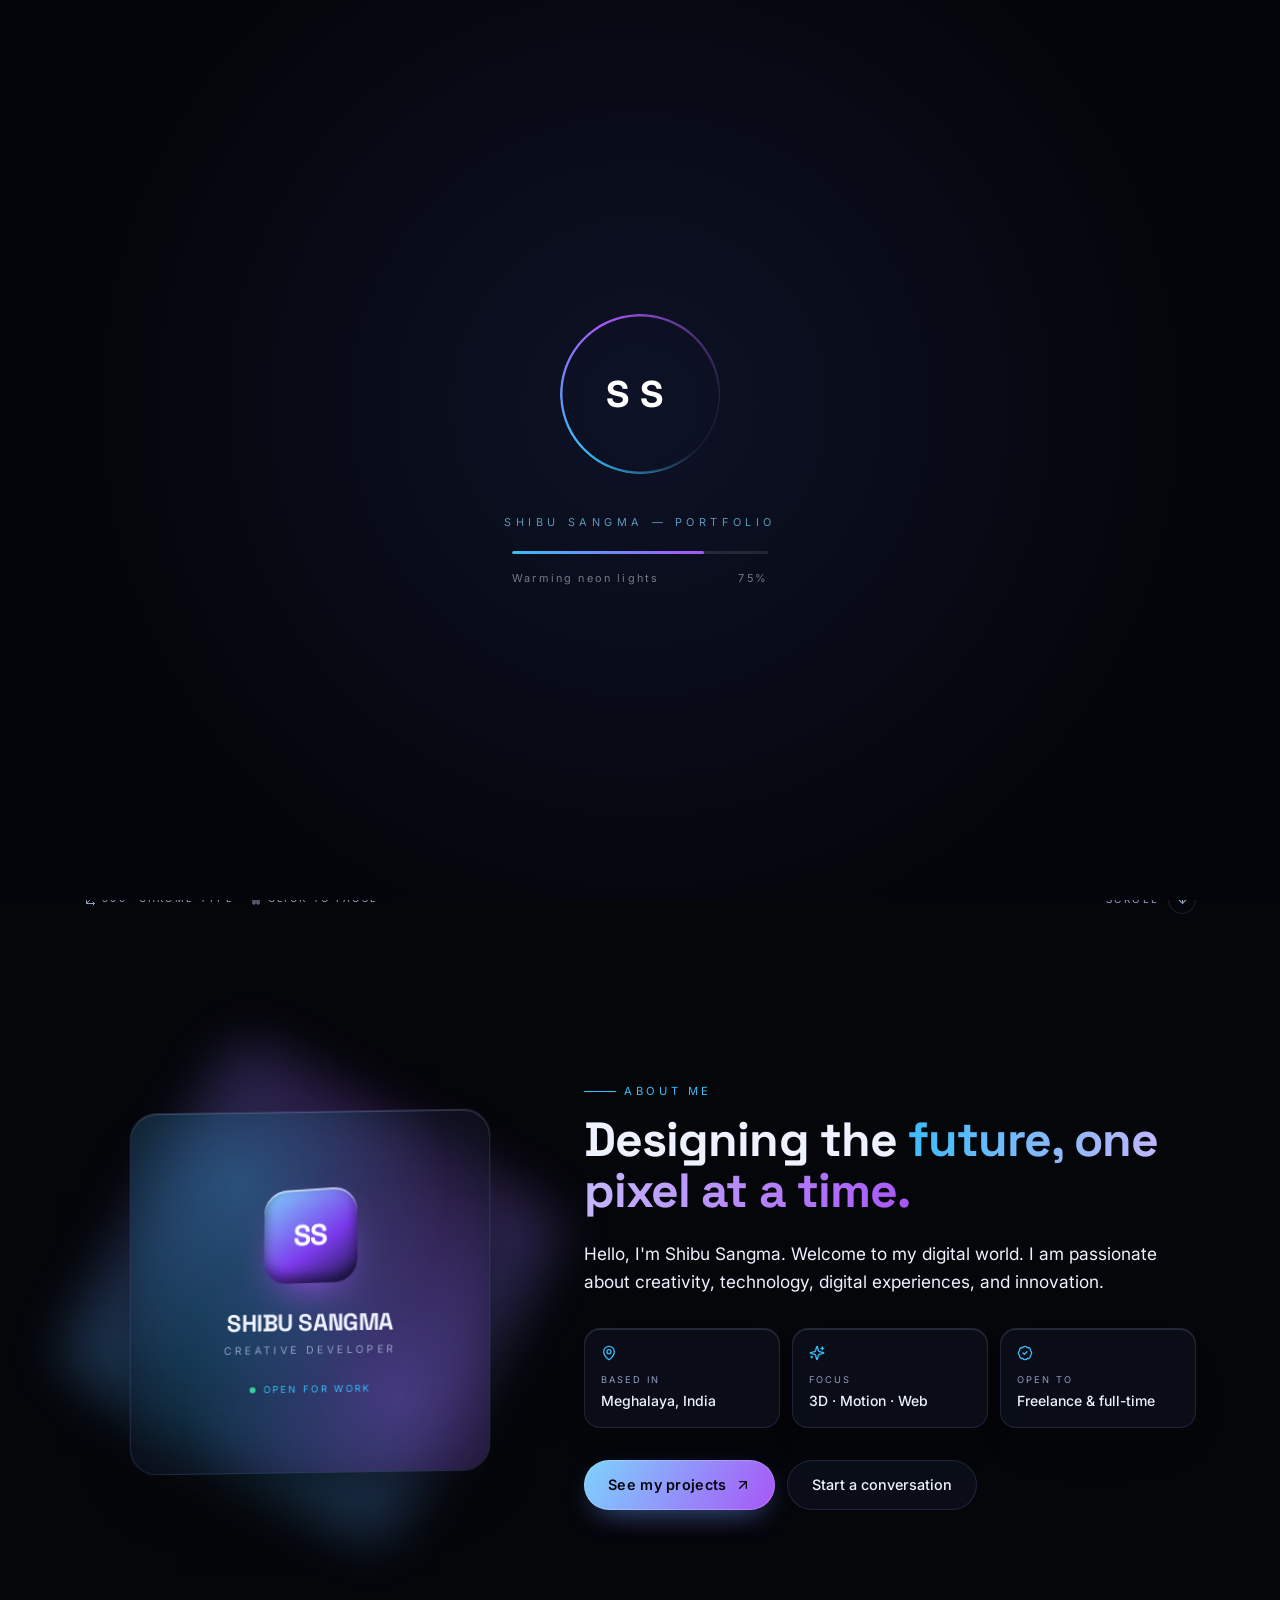
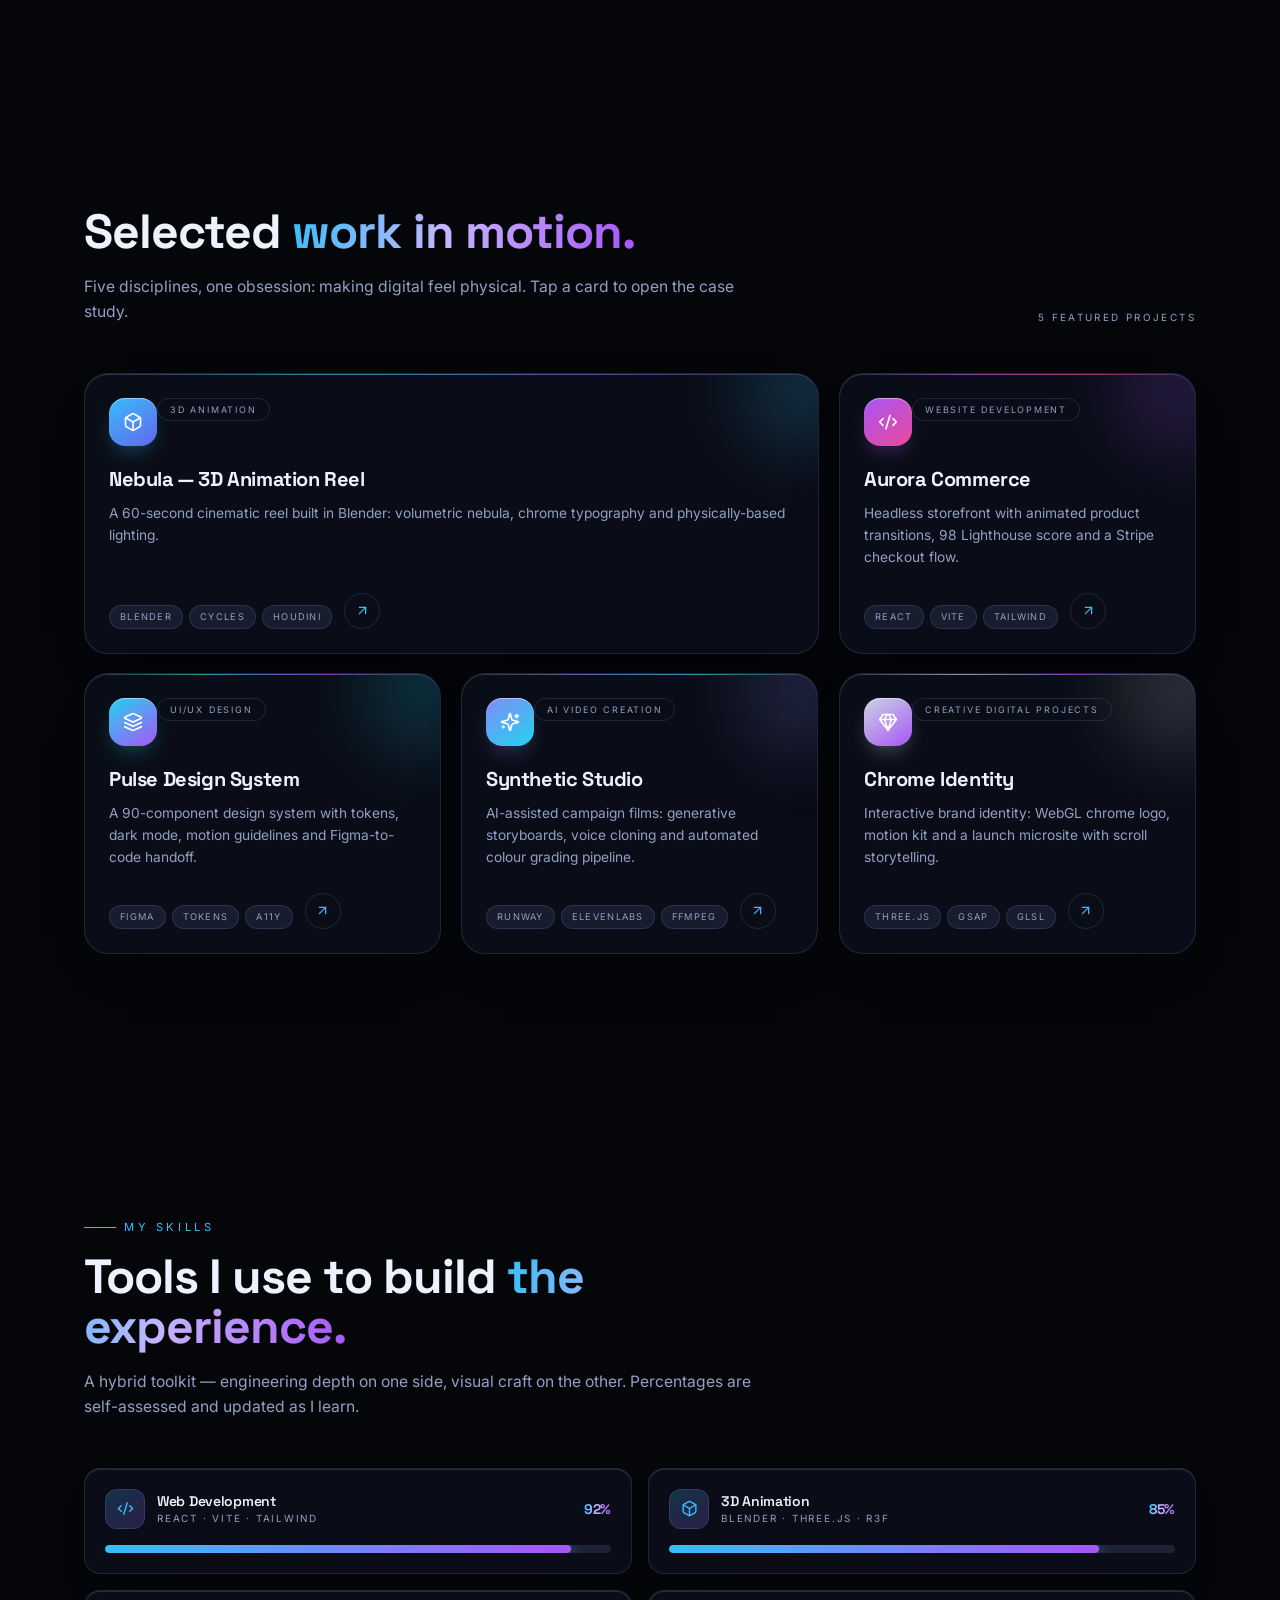
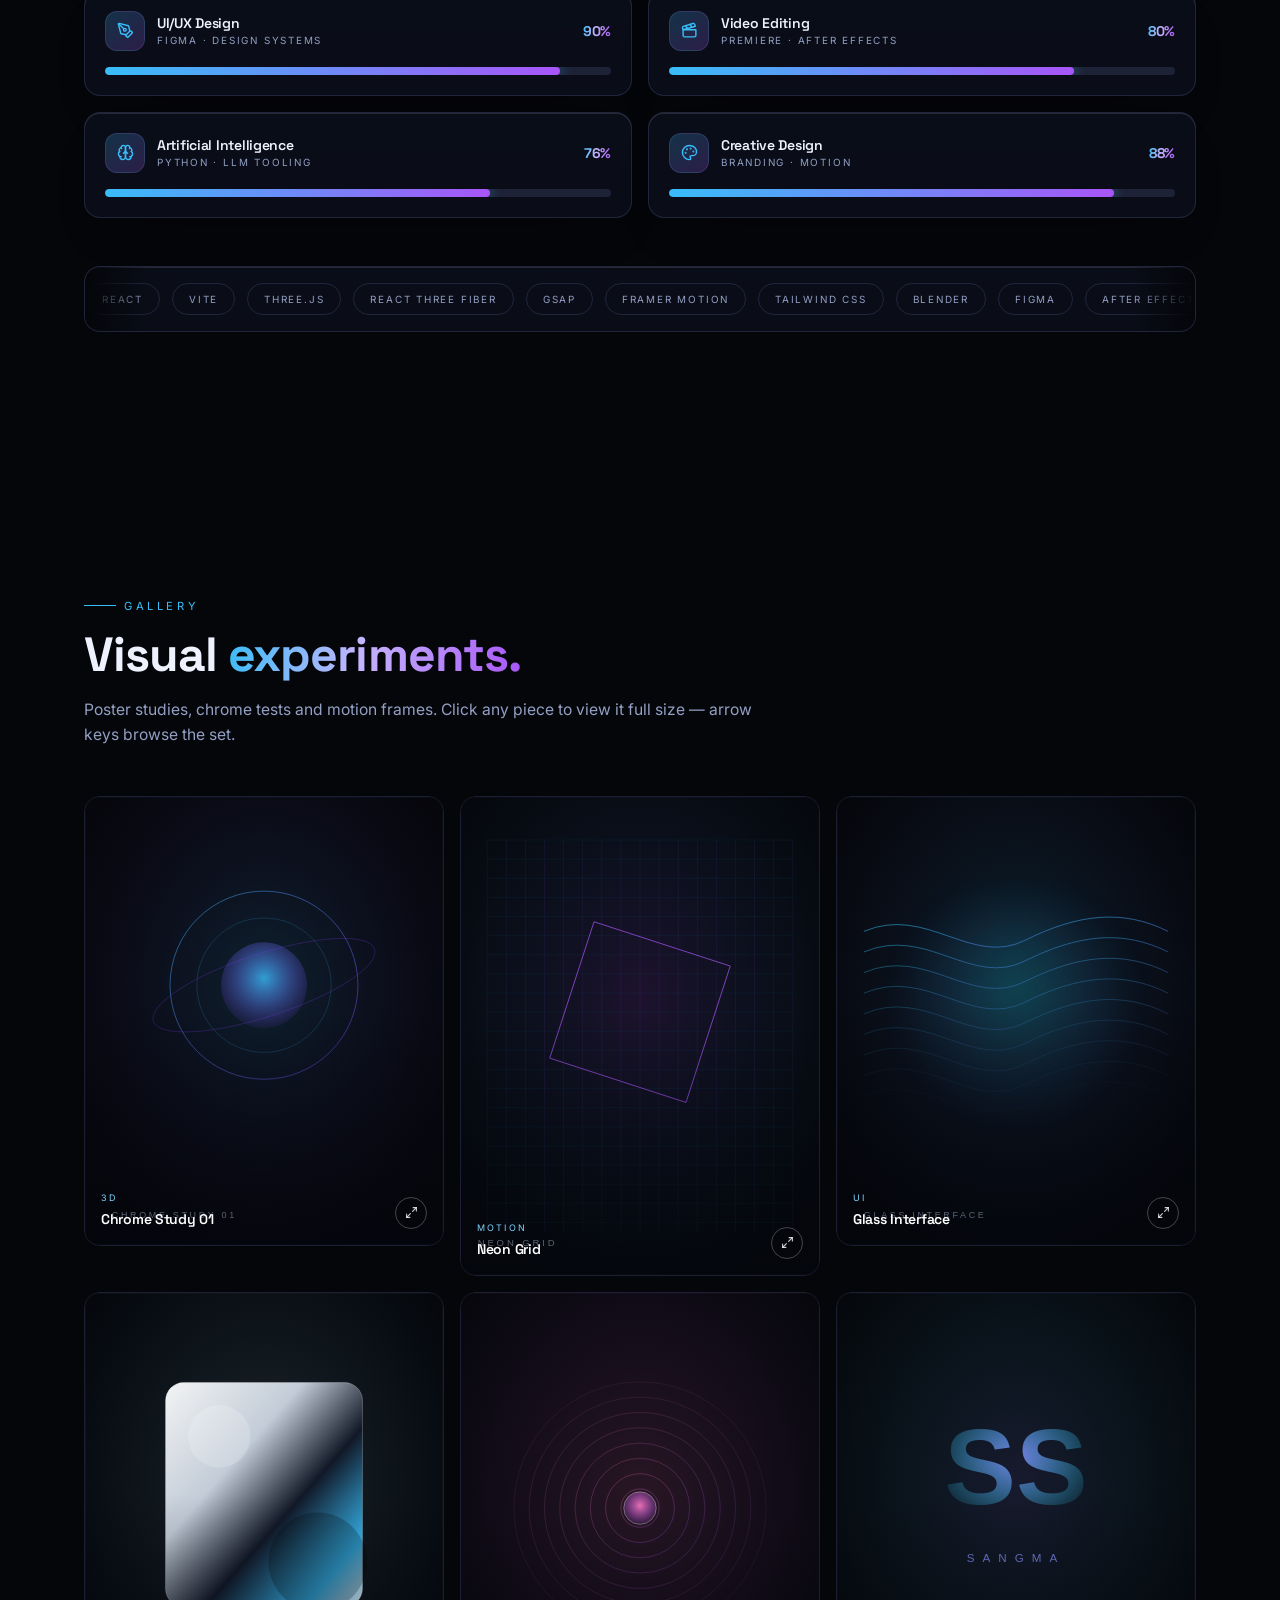
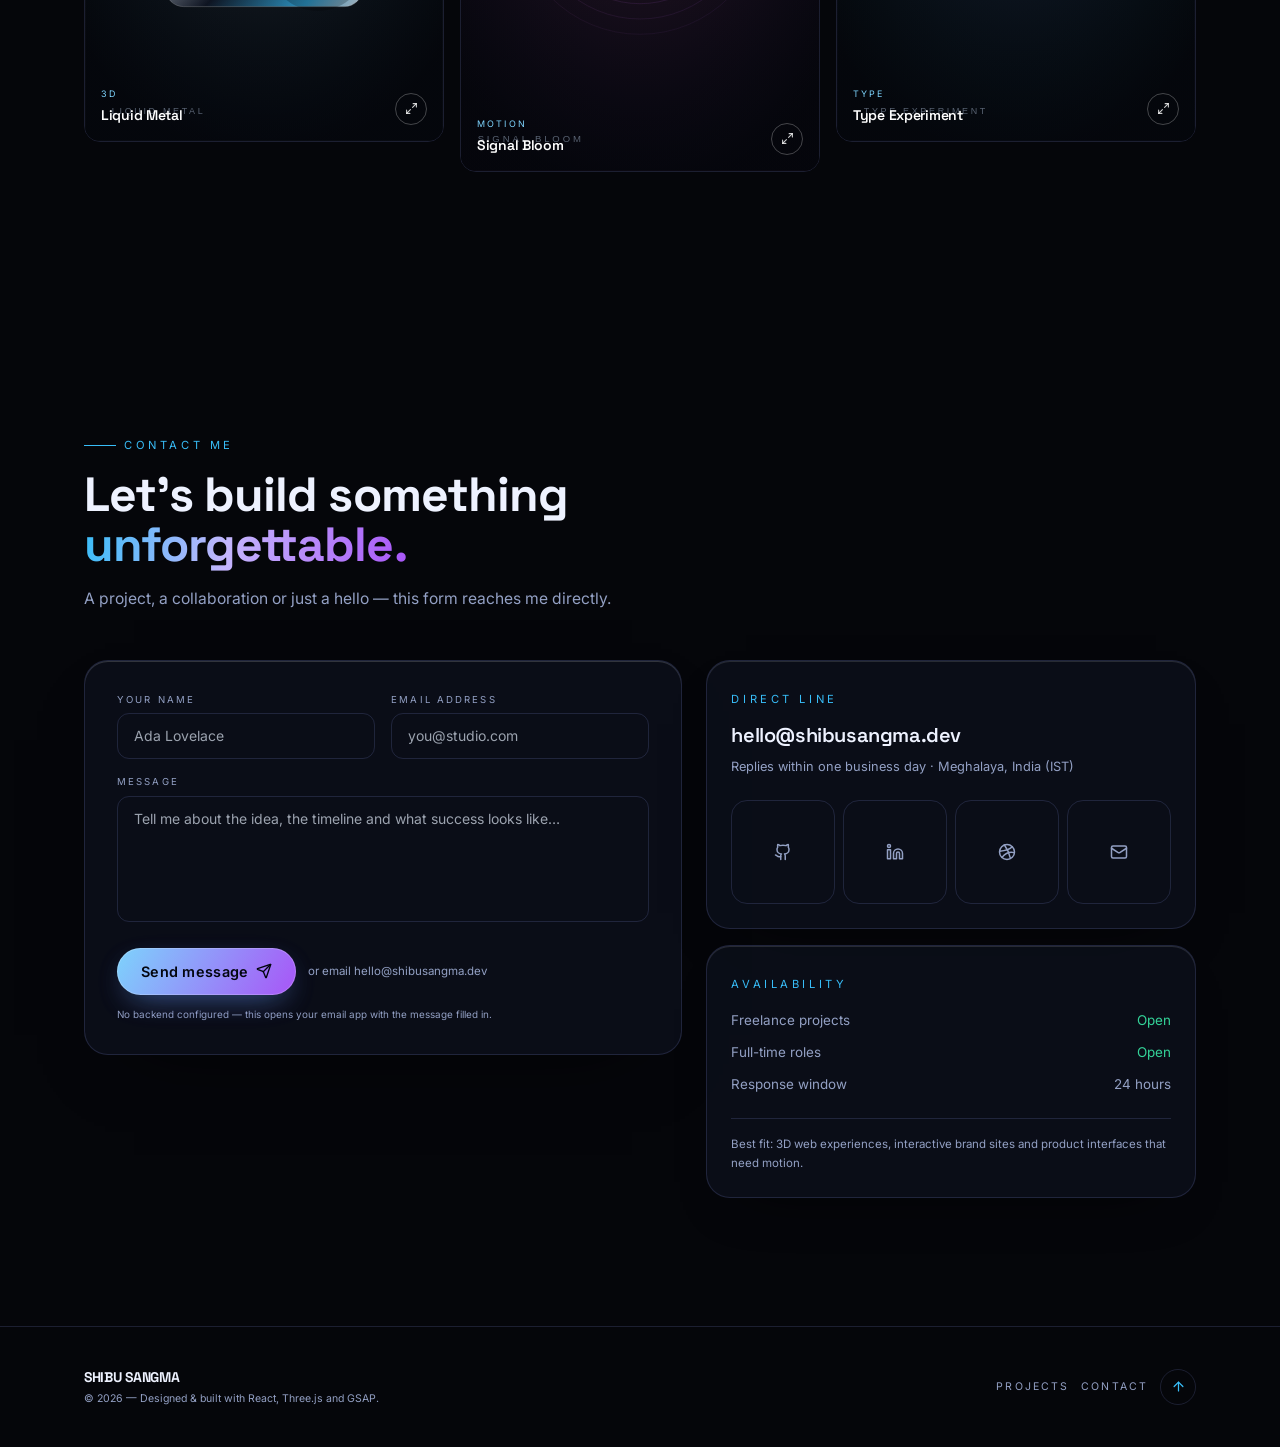
<file: index.html>
<!DOCTYPE html>
<html lang="en" class="dark">
  <head>
    <meta charset="UTF-8" />
    <meta name="viewport" content="width=device-width, initial-scale=1.0" />
    <title>SHIBU SANGMA — 3D Portfolio</title>
    <meta name="description" content="Shibu Sangma — creative developer, 3D artist and UI/UX designer. An interactive metallic 3D portfolio." />
    <meta name="theme-color" content="#05060a" />
    <link rel="icon" href="data:image/svg+xml,<svg xmlns='http://www.w3.org/2000/svg' viewBox='0 0 100 100'><text y='.9em' font-size='86' font-family='sans-serif' font-weight='bold' fill='%23a855f7'>S</text></svg>" />
    <link rel="preconnect" href="https://fonts.googleapis.com" />
    <link rel="preconnect" href="https://fonts.gstatic.com" crossorigin />
    <link href="https://fonts.googleapis.com/css2?family=Space+Grotesk:wght@400;500;700&family=Inter:wght@300;400;500;600&display=swap" rel="stylesheet" />
    <script type="module" crossorigin src="./assets/index-1blQHBxA.js"></script>
    <link rel="modulepreload" crossorigin href="./assets/motion-D_B4TYfX.js">
    <link rel="modulepreload" crossorigin href="./assets/three-2XYdBBy6.js">
    <link rel="modulepreload" crossorigin href="./assets/r3f-BPDUQ2wS.js">
    <link rel="stylesheet" crossorigin href="./assets/index-aUFDoPaQ.css">
  </head>
  <body>
    <div id="root"></div>
    <noscript>This portfolio needs JavaScript enabled to show the 3D name.</noscript>
  </body>
</html>
</file>
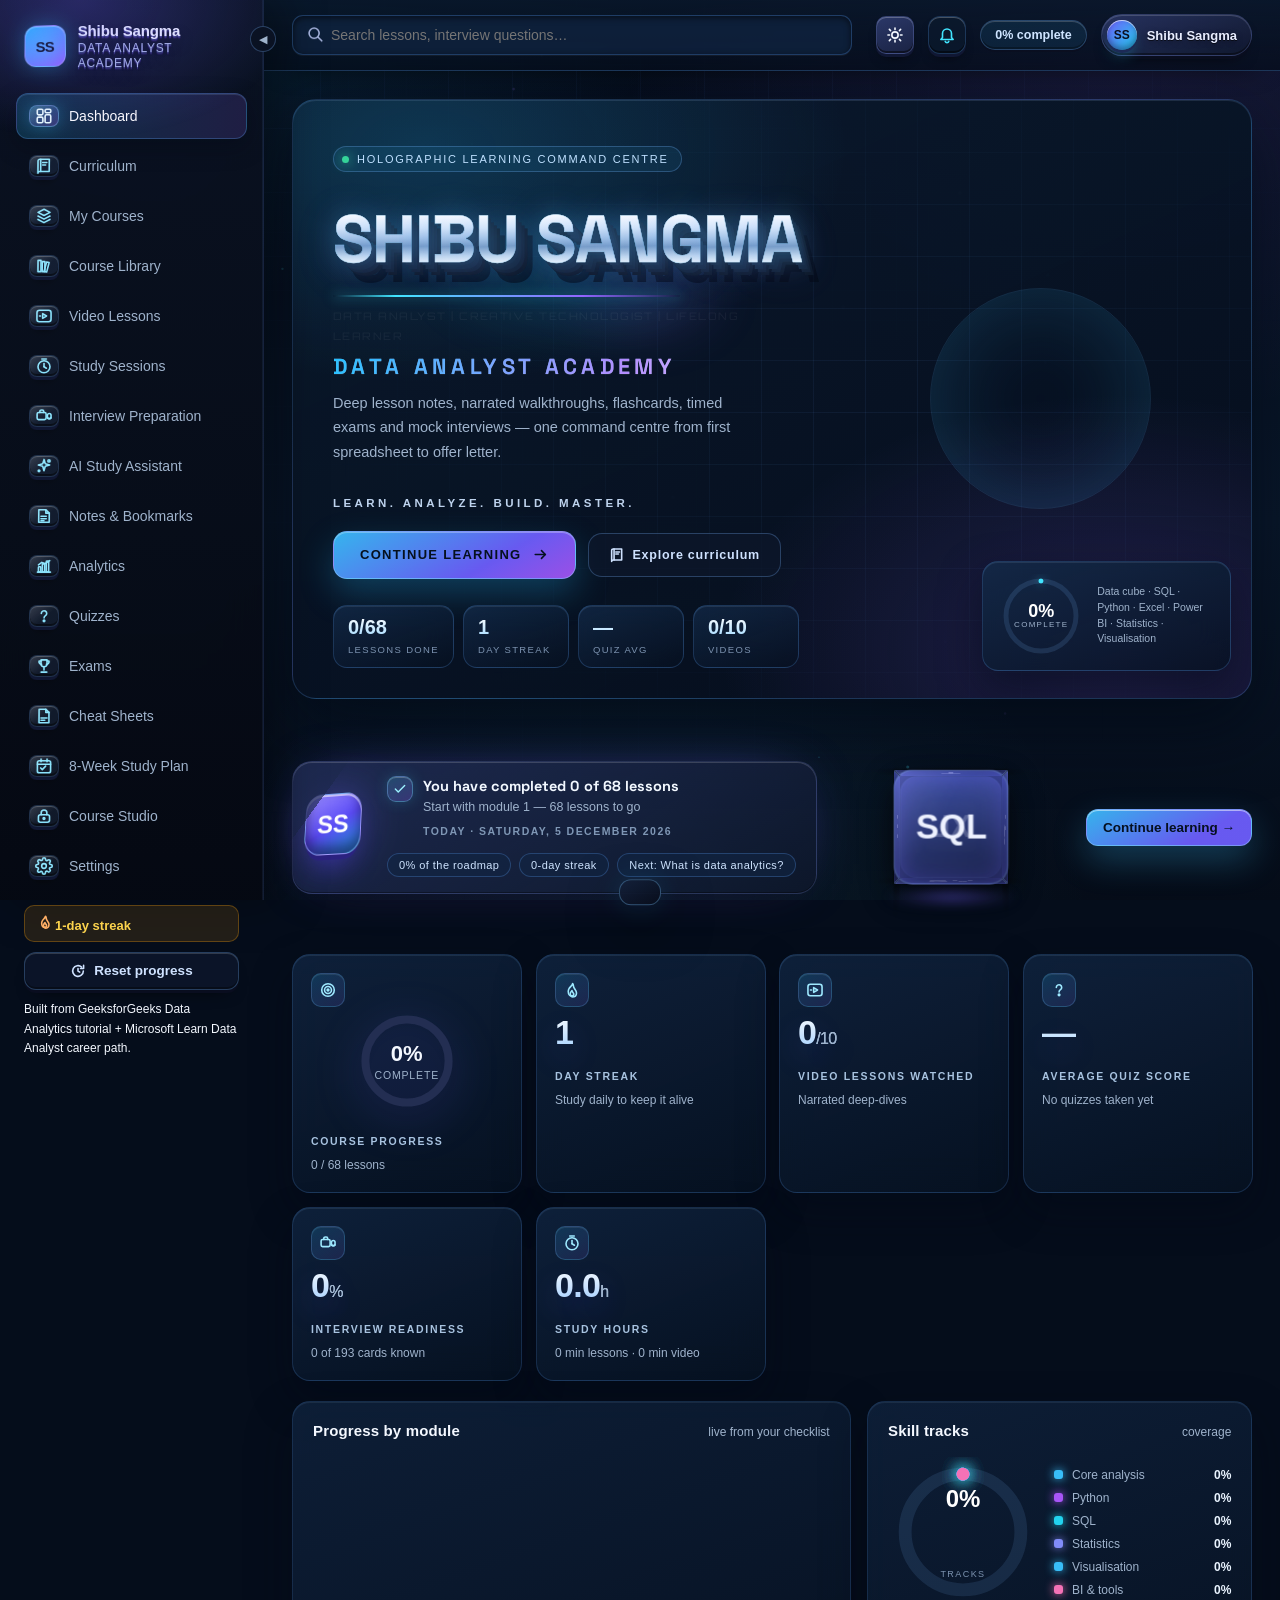
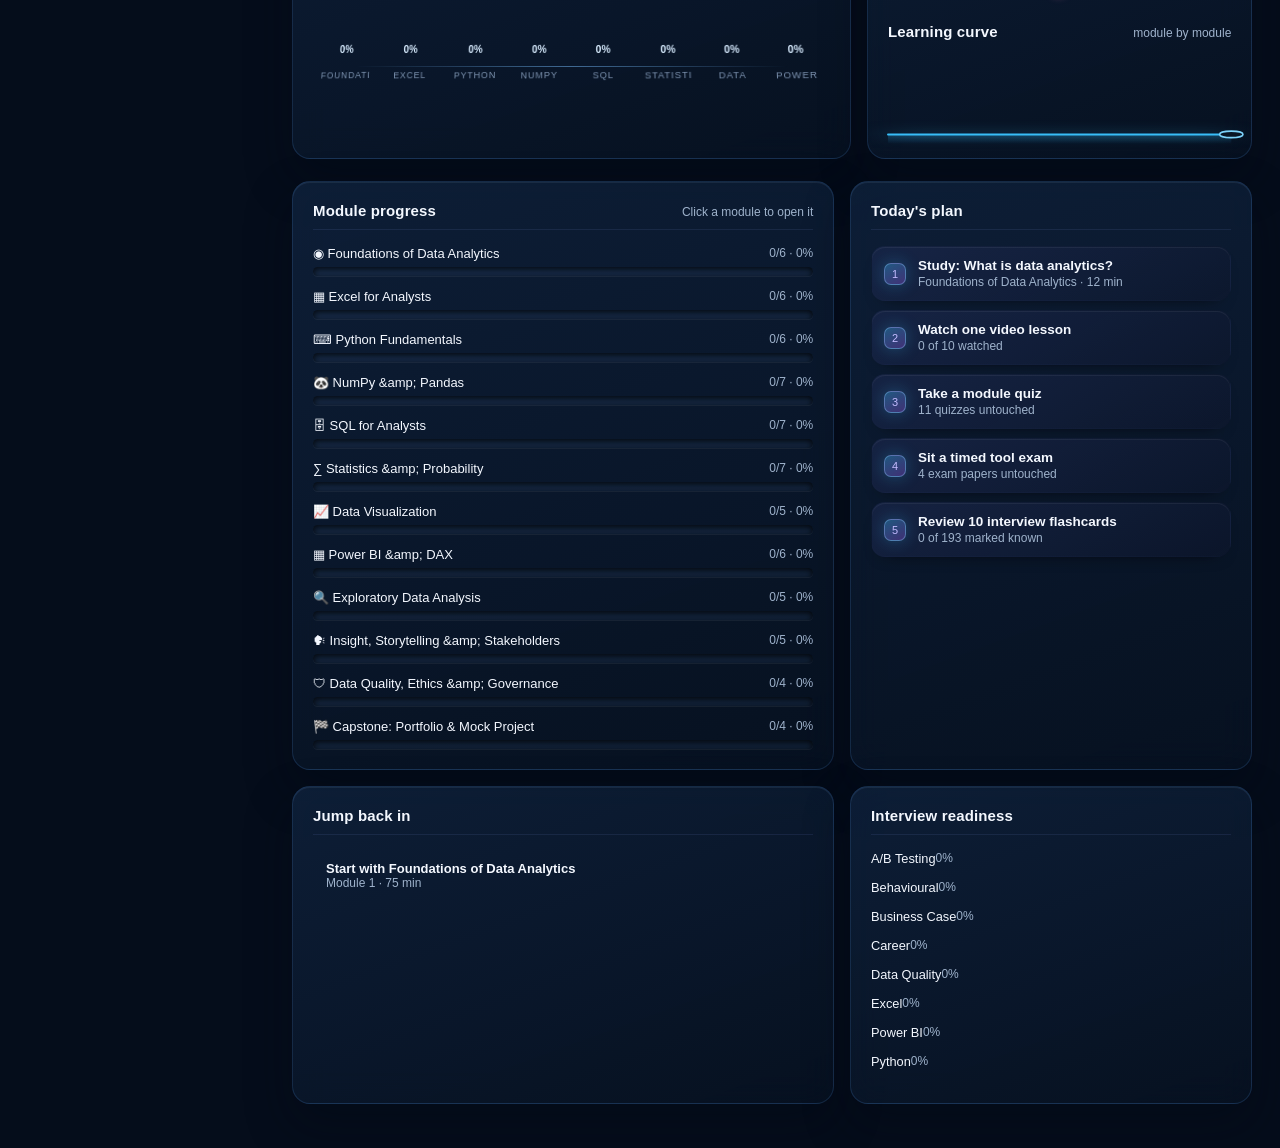
<file: study/index.html>
<!DOCTYPE html>
<html lang="en">
<head>
<meta charset="UTF-8" />
<meta name="viewport" content="width=device-width, initial-scale=1.0" />
<title>Data Analyst Academy — Study Dashboard</title>
<meta name="description" content="Complete data analyst study dashboard: curriculum, narrated video lessons, interview prep and quizzes." />
<link rel="stylesheet" href="assets/styles.css?v=5" />
    <link rel="stylesheet" href="assets/fx3d.css?v=4" />
  <link rel="stylesheet" href="assets/premium.css?v=1" />
  <link rel="stylesheet" href="assets/holo.css?v=3" />
  <link rel="stylesheet" href="assets/platform.css?v=3" />
  <link rel="stylesheet" href="assets/motion.css?v=1" />
  <link rel="stylesheet" href="assets/name3d.css?v=1" />
  <link rel="preconnect" href="https://fonts.googleapis.com" />
  <link rel="preconnect" href="https://fonts.gstatic.com" crossorigin />
  <link href="https://fonts.googleapis.com/css2?family=Space+Grotesk:wght@500;600;700&family=Orbitron:wght@500&display=swap" rel="stylesheet" />
<link rel="icon" href="data:image/svg+xml,<svg xmlns='http://www.w3.org/2000/svg' viewBox='0 0 100 100'><text y='.9em' font-size='90'>📊</text></svg>" />
</head>
<body>
<div id="motionBoot" aria-hidden="true">
  <div class="boot-inner">
    <div class="boot-scanline"></div>
    <div class="boot-logo">SS</div>
    <div class="boot-title">Data Analyst Academy</div>
    <div class="boot-bar"></div>
  </div>
</div>

<div class="app-shell">
  <!-- ============ SIDEBAR ============ -->
  <aside class="sidebar" id="sidebar">
    <div class="brand">
      <div class="brand-mark">SS</div>
      <div class="brand-text">
        <strong class="brand-3d">Shibu Sangma</strong>
        <span class="brand-3d">Data Analyst Academy</span>
      </div>
    </div>

    <nav class="nav" id="nav">
      <a href="#dashboard" class="nav-item" data-view="dashboard">
        <span class="ico">◧</span> Dashboard
      </a>
      <a href="#curriculum" class="nav-item" data-view="curriculum">
        <span class="ico">▤</span> Curriculum
      </a>
      <a href="#mycourses" class="nav-item" data-view="mycourses">
        <span class="ico">▣</span> My Courses
      </a>
      <a href="#library" class="nav-item" data-view="library">
        <span class="ico">▥</span> Course Library
      </a>
      <a href="#videos" class="nav-item" data-view="videos">
        <span class="ico">▶</span> Video Lessons
      </a>
      <a href="#sessions" class="nav-item" data-view="sessions">
        <span class="ico">⏱</span> Study Sessions
      </a>
      <a href="#interview" class="nav-item" data-view="interview">
        <span class="ico">◈</span> Interview Preparation
      </a>
      <a href="#assistant" class="nav-item" data-view="assistant">
        <span class="ico">✦</span> AI Study Assistant
      </a>
      <a href="#notes" class="nav-item" data-view="notes">
        <span class="ico">✎</span> Notes &amp; Bookmarks
      </a>
      <a href="#analytics" class="nav-item" data-view="analytics">
        <span class="ico">◔</span> Analytics
      </a>
      <a href="#quiz" class="nav-item" data-view="quiz">
        <span class="ico">✓</span> Quizzes
      </a>
      <a href="#exams" class="nav-item" data-view="exams">
        <span class="ico">🎓</span> Exams
      </a>
      <a href="#cheatsheets" class="nav-item" data-view="cheatsheets">
        <span class="ico">⌘</span> Cheat Sheets
      </a>
      <a href="#roadmap" class="nav-item" data-view="roadmap">
        <span class="ico">◷</span> 8-Week Study Plan
      </a>
      <a href="#admin" class="nav-item" data-view="admin">
        <span class="ico">⛭</span> Course Studio
      </a>
      <a href="#settings" class="nav-item" data-view="settings">
        <span class="ico">⚙</span> Settings
      </a>
    </nav>

    <div class="sidebar-foot">
      <div class="streak-chip" id="streakChip">🔥 <span id="streakDays">0</span>-day streak</div>
      <button class="btn btn-ghost btn-block" id="resetBtn">Reset progress</button>
      <p class="tiny">Built from GeeksforGeeks Data Analytics tutorial + Microsoft Learn Data Analyst career path.</p>
    </div>
  </aside>

<svg width="0" height="0" aria-hidden="true" focusable="false" style="position:absolute">
    <defs>
      <linearGradient id="pgGrad" x1="0" y1="0" x2="1" y2="1">
        <stop offset="0%" stop-color="#22d3ee"></stop>
        <stop offset="55%" stop-color="#6d5efc"></stop>
        <stop offset="100%" stop-color="#a855f7"></stop>
      </linearGradient>
    </defs>
  </svg>
  <!-- ============ MAIN ============ -->
  <main class="main">
    <header class="topbar">
      <button class="icon-btn only-mobile" id="menuBtn" aria-label="Menu">☰</button>
      <div class="search-wrap">
        <span class="search-ico">⌕</span>
        <input id="globalSearch" type="search" placeholder="Search lessons, interview questions…" autocomplete="off" />
        <div class="search-results" id="searchResults"></div>
      </div>
      <div class="topbar-right">
        <button class="icon-btn holo-notif" id="notifBtn" type="button" aria-label="Notifications" aria-expanded="false">◔<span class="notif-dot" id="notifDot" hidden></span></button>
        <div class="notif-panel" id="notifPanel" hidden>
          <h3>Study queue</h3>
          <div id="notifList" class="notif-list"></div>
        </div>
        <div class="pill" id="overallPill">0% complete</div>
        <div class="profile-chip" id="profileChip" title="Shibu Sangma">
          <span class="avatar" id="profileAvatar">SS</span>
          <span class="profile-name" id="profileName">Shibu Sangma</span>
        </div>
      </div>
    </header>

    <div class="view-container" id="viewContainer">

      <!-- DASHBOARD -->
      <section class="view" id="view-dashboard">
        <div class="hero holo-hero">
          <div class="hero-copy">
            <span class="hero-kicker"><i></i> Holographic learning command centre</span>
            <h1 class="hero-title">
              <span class="nm-host" id="nameIdentity" aria-label="Shibu Sangma">
                <span class="nm-fallback">SHIBU SANGMA</span>
              </span>
              <span class="hero-platform">Data Analyst Academy</span>
            </h1>
            <p class="hero-sub">Deep lesson notes, narrated walkthroughs, flashcards, timed exams and mock interviews — one command centre from first spreadsheet to offer letter.</p>
            <div class="hero-tagline">Learn. Analyze. Build. Master.</div>
            <div class="hero-actions">
              <button class="btn-hero" id="heroContinue" type="button">Continue learning <span class="arw">&rarr;</span></button>
              <button class="btn-ghost-glass" id="heroExplore" type="button">Explore curriculum</button>
            </div>
            <div class="hero-kpis">
              <div class="hero-kpi"><b id="heroKpiLessons">0/0</b><span>Lessons done</span></div>
              <div class="hero-kpi"><b id="heroKpiStreak">0</b><span>Day streak</span></div>
              <div class="hero-kpi"><b id="heroKpiQuiz">&mdash;</b><span>Quiz avg</span></div>
              <div class="hero-kpi"><b id="heroKpiVideos">0/0</b><span>Videos</span></div>
            </div>
          </div>
          <div class="hero-stage">
            <div class="hero-scene" id="heroScene" aria-hidden="true"></div>
            <div class="hero-ring-card">
              <div class="hero-ring" id="heroRing">
                <svg viewBox="0 0 120 120" aria-hidden="true">
                  <circle class="hr-track" cx="60" cy="60" r="50"></circle>
                  <circle class="hr-fill" id="heroRingFg" cx="60" cy="60" r="50"></circle>
                </svg>
                <div class="hero-ring-label"><b id="heroRingPct">0%</b><span>complete</span></div>
              </div>
              <p class="hero-ring-caption">Data cube · SQL · Python · Excel · Power BI · Statistics · Visualisation</p>
            </div>
          </div>
        </div>
        <div class="view-head">
          <div class="greet-plate">
            <div class="greet-badge" id="greetBadge" aria-hidden="true">S</div>
            <div class="greet-copy">
              <div class="study-notif" role="status" aria-live="polite">
                <span class="sn-ico" aria-hidden="true"><svg viewBox="0 0 24 24" fill="none" stroke="currentColor" stroke-width="2.4" stroke-linecap="round" stroke-linejoin="round"><path d="M20 6 9 17l-5-5"/></svg></span>
                <p class="sn-msg" id="studyNotif"><strong>You have completed 0 of 68 lessons</strong><span class="sn-meta">Start with module 1 — 68 lessons to go.</span></p>
              </div>
              <p class="dash-status" id="dashSubtitle">Today · Friday, 6 November 2026</p>
              <div class="welcome-chips">
                <span class="w-chip" id="wChipPct">0% complete</span>
                <span class="w-chip" id="wChipStreak">0-day streak</span>
                <span class="w-chip" id="wChipNext">Next: —</span>
              </div>
            </div>
          </div>
          <button class="btn btn-primary" id="continueBtn">Continue learning →</button>
        </div>

        <div class="stat-grid">
          <div class="stat-card">
            <div class="ring" id="ringOverall">
              <svg viewBox="0 0 120 120"><circle class="ring-bg" cx="60" cy="60" r="52"/><circle class="ring-fg" id="ringOverallFg" cx="60" cy="60" r="52"/></svg>
              <div class="ring-label"><strong id="ringPct">0%</strong><span>complete</span></div>
            </div>
            <p class="stat-title">Course progress</p>
            <p class="muted tiny" id="lessonsDoneLabel">0 / 0 lessons</p>
          </div>

          <div class="stat-card">
            <div class="stat-big" id="statStreak">0</div>
            <p class="stat-title">Day streak</p>
            <p class="muted tiny">Study daily to keep it alive</p>
          </div>

          <div class="stat-card">
            <div class="stat-big" id="statVideos">0<span class="small">/0</span></div>
            <p class="stat-title">Video lessons watched</p>
            <p class="muted tiny">Narrated deep-dives</p>
          </div>

          <div class="stat-card">
            <div class="stat-big" id="statQuiz">—</div>
            <p class="stat-title">Average quiz score</p>
            <p class="muted tiny" id="quizCountLabel">No quizzes taken yet</p>
          </div>

          <div class="stat-card">
            <div class="stat-big" id="statReadiness">0<span class="small">%</span></div>
            <p class="stat-title">Interview readiness</p>
            <p class="muted tiny" id="readinessLabel">0 of 193 cards known</p>
          </div>

          <div class="stat-card">
            <div class="stat-big" id="statHours">0<span class="small">h</span></div>
            <p class="stat-title">Study hours</p>
            <p class="muted tiny" id="hoursLabel">From completed lessons and videos</p>
          </div>
        </div>

        <div class="analytics-grid">
          <div class="panel viz-panel">
            <div class="viz-head"><h2>Progress by module</h2><span class="muted tiny">live from your checklist</span></div>
            <div class="viz-stage" id="vizBars"></div>
          </div>
          <div class="panel viz-panel">
            <div class="viz-head"><h2>Skill tracks</h2><span class="muted tiny">coverage</span></div>
            <div class="donut-wrap">
              <div class="donut-box" id="donutBox"></div>
              <div class="legend" id="donutLegend"></div>
            </div>
            <div class="viz-head" style="margin:16px 0 8px"><h2>Learning curve</h2><span class="muted tiny">module by module</span></div>
            <svg class="spark" id="vizSpark" viewBox="0 0 100 100" preserveAspectRatio="none" aria-hidden="true"></svg>
          </div>
        </div>

        <div class="two-col">
          <div class="panel">
            <div class="panel-head">
              <h2>Module progress</h2>
              <span class="muted tiny">Click a module to open it</span>
            </div>
            <div id="moduleBars" class="bars"></div>
          </div>

          <div class="panel">
            <div class="panel-head"><h2>Today's plan</h2></div>
            <div id="todayPlan" class="plan-list"></div>
          </div>
        </div>

        <div class="two-col">
          <div class="panel">
            <div class="panel-head"><h2>Jump back in</h2></div>
            <div id="recentList" class="recent-list"></div>
          </div>
          <div class="panel">
            <div class="panel-head"><h2>Interview readiness</h2></div>
            <div id="readiness"></div>
          </div>
        </div>
      </section>

      <!-- CURRICULUM -->
      <section class="view" id="view-curriculum">
        <div class="view-head">
          <div>
            <h1>Curriculum</h1>
            <p class="muted">12 modules · from foundations to Power BI, capstone and interview mastery</p>
          </div>
          <div class="filter-row">
            <select id="curFilter" class="select">
              <option value="all">All tracks</option>
              <option value="core">Core analysis</option>
              <option value="python">Python</option>
              <option value="sql">SQL</option>
              <option value="stats">Statistics</option>
              <option value="bi">BI &amp; tools</option>
            </select>
          </div>
        </div>
        <div id="moduleGrid" class="module-grid"></div>
      </section>

      <!-- LESSON READER -->
      <section class="view" id="view-lesson">
        <div class="reader">
          <aside class="reader-nav">
            <button class="btn btn-ghost btn-sm" id="backToModules">← All modules</button>
            <h3 id="readerModuleTitle">Module</h3>
            <ol id="readerLessonList" class="lesson-list"></ol>
          </aside>
          <article class="reader-body" id="readerBody"></article>
        </div>
      </section>

      <!-- VIDEOS -->
      <section class="view" id="view-videos">
        <div class="view-head">
          <div>
            <h1>Video Lessons</h1>
            <p class="muted">Narrated, slide-by-slide deep dives — press play and listen.</p>
          </div>
        </div>
        <div class="video-layout">
          <div class="player-panel">
            <div class="player-stage" id="playerStage">
              <div class="stage-scene" id="stageScene">
                <div class="stage-kicker" id="stageKicker">Lesson</div>
                <h2 id="stageTitle">Select a lesson to begin</h2>
                <ul id="stageBullets" class="stage-bullets"></ul>
                <div class="stage-viz" id="stageViz"></div>
              </div>
              <div class="stage-progress"><div class="stage-progress-fill" id="stageProgress"></div></div>
            </div>
            <div class="player-controls">
              <button class="icon-btn" id="playBtn" title="Play / pause">▶</button>
              <button class="icon-btn" id="prevScene" title="Previous slide">⏮</button>
              <button class="icon-btn" id="nextScene" title="Next slide">⏭</button>
              <div class="scene-dots" id="sceneDots"></div>
              <span class="muted tiny" id="sceneLabel">0 / 0</span>
              <label class="switch"><input type="checkbox" id="voiceToggle" checked><span>Voice</span></label>
              <label class="switch"><input type="checkbox" id="autoToggle" checked><span>Auto-advance</span></label>
            </div>
            <div class="transcript" id="transcript"></div>
          </div>
          <div class="video-list-panel">
            <h3>Lesson library</h3>
            <div id="videoList"></div>
          </div>
        </div>

        <div id="topicVideos"></div>

        <div id="hindiTrack"></div>

        <a class="yt-card" href="https://www.youtube.com/watch?v=5mCglA9CuSg" target="_blank" rel="noopener noreferrer">
          <img class="yt-thumb" src="https://i.ytimg.com/vi/5mCglA9CuSg/hqdefault.jpg" alt="Data Analyst Full Course in 47 Hours — Simplilearn" loading="lazy">
          <div class="yt-body">
            <span class="tag tag-ghost">External · YouTube</span>
            <h3>Data Analyst Full Course in 47 Hours — Simplilearn</h3>
            <p class="muted">Long-form companion to this syllabus: a continuous walkthrough of Excel, SQL, Python, statistics and Power BI. Best used on revision days or when you want a second explanation of a module already read here.</p>
            <span class="yt-cta">Watch on YouTube ↗</span>
          </div>
        </a>
      </section>

      <!-- SESSIONS -->
      <section class="view" id="view-sessions">
        <div class="view-head">
          <div>
            <h1>20-Minute Study Sessions</h1>
            <p class="muted">One block at a time: watch, read, recall. The 47-hour course, chunked into sessions you can actually finish.</p>
          </div>
        </div>
        <div id="sessionApp"></div>
      </section>

      <!-- INTERVIEW -->
      <section class="view" id="view-interview">
        <div class="view-head">
          <div>
            <h1>Interview Prep</h1>
            <p class="muted">Flashcards + mock interviews. Aim for 80% known before applying.</p>
          </div>
          <button class="btn btn-primary" id="startMockBtn">Start mock interview</button>
        </div>
        <div class="filter-row" id="interviewFilters"></div>
        <div class="interview-layout">
          <div class="panel flashcard-panel">
            <div class="flashcard" id="flashcard">
              <div class="flashcard-meta">
                <span class="tag" id="fcTopic">Topic</span>
                <span class="tag tag-ghost" id="fcLevel">Level</span>
              </div>
              <p class="flashcard-q" id="fcQuestion">Loading…</p>
              <div class="flashcard-a" id="fcAnswer"></div>
              <button class="btn btn-ghost btn-sm" id="fcReveal">Show answer</button>
            </div>
            <div class="flashcard-actions">
              <button class="btn btn-ghost" id="fcPrev">← Prev</button>
              <span class="muted tiny" id="fcCounter">0 / 0</span>
              <button class="btn btn-ghost" id="fcNext">Next →</button>
            </div>
            <div class="flashcard-mark">
              <button class="btn btn-warn" id="fcReview">↻ Need review</button>
              <button class="btn btn-ok" id="fcKnown">✓ I know this</button>
            </div>
          </div>
          <div class="panel">
            <div class="panel-head"><h2>Mastery by topic</h2></div>
            <div id="masteryList" class="mastery-list"></div>
          </div>
        </div>
      </section>

      <!-- QUIZ -->
      <section class="view" id="view-quiz">
        <div class="view-head">
          <div>
            <h1>Quizzes</h1>
            <p class="muted">Check understanding after each module.</p>
          </div>
        </div>
        <div id="quizPicker" class="module-grid"></div>
        <div id="quizRunner" class="quiz-runner hidden"></div>
      </section>

      <!-- CHEAT SHEETS -->
      <section class="view" id="view-exams">
        <div class="view-head">
          <div>
            <h1>Exams</h1>
            <p class="muted">Timed papers for SQL, Excel, Power BI and Python — topic syllabus, no feedback until you submit, full answer review after.</p>
          </div>
        </div>
        <div id="examApp"></div>
      </section>

      <section class="view" id="view-cheatsheets">
        <div class="view-head">
          <div><h1>Cheat Sheets</h1><p class="muted">High-density reference for interviews and daily work.</p></div>
        </div>
        <div class="tabs" id="cheatTabs"></div>
        <div id="cheatBody" class="cheat-body"></div>
      </section>

      <!-- ROADMAP -->
      <section class="view" id="view-roadmap">
        <div class="view-head">
          <div><h1>8-Week Study Plan</h1><p class="muted">2 hours a day, 5 days a week. Tick weeks off as you go.</p></div>
        </div>
        <div id="roadmapList" class="roadmap"></div>
      </section>

      <!-- PLATFORM: COURSE LIBRARY -->
      <section class="view" id="view-library"><div class="plat" id="platLibrary"></div></section>

      <!-- PLATFORM: MY COURSES -->
      <section class="view" id="view-mycourses"><div class="plat" id="platMyCourses"></div></section>

      <!-- PLATFORM: COURSE DETAIL / PLAYER -->
      <section class="view" id="view-course"><div class="plat" id="platCourse"></div></section>

      <!-- PLATFORM: AI ASSISTANT -->
      <section class="view" id="view-assistant"><div class="plat" id="platAssistant"></div></section>

      <!-- PLATFORM: NOTES & BOOKMARKS -->
      <section class="view" id="view-notes"><div class="plat" id="platNotes"></div></section>

      <!-- PLATFORM: ANALYTICS -->
      <section class="view" id="view-analytics"><div class="plat" id="platAnalytics"></div></section>

      <!-- PLATFORM: COURSE STUDIO (ADMIN) -->
      <section class="view" id="view-admin"><div class="plat" id="platAdmin"></div></section>

      <!-- PLATFORM: SETTINGS -->
      <section class="view" id="view-settings"><div class="plat" id="platSettings"></div></section>

    </div>
  </main>
</div>

<div class="toast" id="toast"></div>

<script src="data/curriculum.js"></script>
<script src="data/curriculum2.js"></script>
<script src="data/curriculum3.js"></script>
<script src="data/curriculum4.js"></script>
<script src="data/curriculum5.js"></script>
<script src="data/curriculum6.js"></script>
<script src="data/roadmap.js"></script>
<script src="data/videos.js"></script>
<script src="data/videos2.js"></script>
<script src="data/deep5.js"></script>
<script src="data/deep4.js"></script>
<script src="data/deep3.js"></script>
<script src="data/deep2.js"></script>
<script src="data/deep1.js"></script>
<script src="data/interview.js"></script>
<script src="data/interview2.js"></script>
<script src="data/interview3.js"></script>
<script src="data/topicvideos.js"></script>
<script src="data/hindi.js"></script>
<script src="data/cheatsheets.js"></script>
<script src="data/quizzes.js"></script>
<script src="data/exams1.js"></script>
<script src="data/exams2.js"></script>
<script src="assets/app.js?v=9"></script>
<script src="assets/app2.js?v=5"></script>
<script src="assets/app3.js?v=5"></script>
<script src="assets/app4.js?v=5"></script>
  <script src="assets/fx3d.js?v=2"></script>
  <script src="assets/vendor/three.min.js"></script>
  <script src="assets/premium.js?v=2"></script>
  <script src="assets/holo.js?v=1"></script>
  <script src="assets/platform.js?v=1"></script>
  <script src="assets/icons.js?v=1"></script>
  <script src="assets/motion.js?v=1"></script>
  <script src="assets/name3d.js?v=1"></script>
</body>
</html>
</file>
<file: assets/index-aUFDoPaQ.css>
*,:before,:after{--tw-border-spacing-x: 0;--tw-border-spacing-y: 0;--tw-translate-x: 0;--tw-translate-y: 0;--tw-rotate: 0;--tw-skew-x: 0;--tw-skew-y: 0;--tw-scale-x: 1;--tw-scale-y: 1;--tw-pan-x: ;--tw-pan-y: ;--tw-pinch-zoom: ;--tw-scroll-snap-strictness: proximity;--tw-gradient-from-position: ;--tw-gradient-via-position: ;--tw-gradient-to-position: ;--tw-ordinal: ;--tw-slashed-zero: ;--tw-numeric-figure: ;--tw-numeric-spacing: ;--tw-numeric-fraction: ;--tw-ring-inset: ;--tw-ring-offset-width: 0px;--tw-ring-offset-color: #fff;--tw-ring-color: rgb(59 130 246 / .5);--tw-ring-offset-shadow: 0 0 #0000;--tw-ring-shadow: 0 0 #0000;--tw-shadow: 0 0 #0000;--tw-shadow-colored: 0 0 #0000;--tw-blur: ;--tw-brightness: ;--tw-contrast: ;--tw-grayscale: ;--tw-hue-rotate: ;--tw-invert: ;--tw-saturate: ;--tw-sepia: ;--tw-drop-shadow: ;--tw-backdrop-blur: ;--tw-backdrop-brightness: ;--tw-backdrop-contrast: ;--tw-backdrop-grayscale: ;--tw-backdrop-hue-rotate: ;--tw-backdrop-invert: ;--tw-backdrop-opacity: ;--tw-backdrop-saturate: ;--tw-backdrop-sepia: ;--tw-contain-size: ;--tw-contain-layout: ;--tw-contain-paint: ;--tw-contain-style: }::backdrop{--tw-border-spacing-x: 0;--tw-border-spacing-y: 0;--tw-translate-x: 0;--tw-translate-y: 0;--tw-rotate: 0;--tw-skew-x: 0;--tw-skew-y: 0;--tw-scale-x: 1;--tw-scale-y: 1;--tw-pan-x: ;--tw-pan-y: ;--tw-pinch-zoom: ;--tw-scroll-snap-strictness: proximity;--tw-gradient-from-position: ;--tw-gradient-via-position: ;--tw-gradient-to-position: ;--tw-ordinal: ;--tw-slashed-zero: ;--tw-numeric-figure: ;--tw-numeric-spacing: ;--tw-numeric-fraction: ;--tw-ring-inset: ;--tw-ring-offset-width: 0px;--tw-ring-offset-color: #fff;--tw-ring-color: rgb(59 130 246 / .5);--tw-ring-offset-shadow: 0 0 #0000;--tw-ring-shadow: 0 0 #0000;--tw-shadow: 0 0 #0000;--tw-shadow-colored: 0 0 #0000;--tw-blur: ;--tw-brightness: ;--tw-contrast: ;--tw-grayscale: ;--tw-hue-rotate: ;--tw-invert: ;--tw-saturate: ;--tw-sepia: ;--tw-drop-shadow: ;--tw-backdrop-blur: ;--tw-backdrop-brightness: ;--tw-backdrop-contrast: ;--tw-backdrop-grayscale: ;--tw-backdrop-hue-rotate: ;--tw-backdrop-invert: ;--tw-backdrop-opacity: ;--tw-backdrop-saturate: ;--tw-backdrop-sepia: ;--tw-contain-size: ;--tw-contain-layout: ;--tw-contain-paint: ;--tw-contain-style: }*,:before,:after{box-sizing:border-box;border-width:0;border-style:solid;border-color:#e5e7eb}:before,:after{--tw-content: ""}html,:host{line-height:1.5;-webkit-text-size-adjust:100%;-moz-tab-size:4;-o-tab-size:4;tab-size:4;font-family:ui-sans-serif,system-ui,sans-serif,"Apple Color Emoji","Segoe UI Emoji",Segoe UI Symbol,"Noto Color Emoji";font-feature-settings:normal;font-variation-settings:normal;-webkit-tap-highlight-color:transparent}body{margin:0;line-height:inherit}hr{height:0;color:inherit;border-top-width:1px}abbr:where([title]){-webkit-text-decoration:underline dotted;text-decoration:underline dotted}h1,h2,h3,h4,h5,h6{font-size:inherit;font-weight:inherit}a{color:inherit;text-decoration:inherit}b,strong{font-weight:bolder}code,kbd,samp,pre{font-family:ui-monospace,SFMono-Regular,Menlo,Monaco,Consolas,Liberation Mono,Courier New,monospace;font-feature-settings:normal;font-variation-settings:normal;font-size:1em}small{font-size:80%}sub,sup{font-size:75%;line-height:0;position:relative;vertical-align:baseline}sub{bottom:-.25em}sup{top:-.5em}table{text-indent:0;border-color:inherit;border-collapse:collapse}button,input,optgroup,select,textarea{font-family:inherit;font-feature-settings:inherit;font-variation-settings:inherit;font-size:100%;font-weight:inherit;line-height:inherit;letter-spacing:inherit;color:inherit;margin:0;padding:0}button,select{text-transform:none}button,input:where([type=button]),input:where([type=reset]),input:where([type=submit]){-webkit-appearance:button;background-color:transparent;background-image:none}:-moz-focusring{outline:auto}:-moz-ui-invalid{box-shadow:none}progress{vertical-align:baseline}::-webkit-inner-spin-button,::-webkit-outer-spin-button{height:auto}[type=search]{-webkit-appearance:textfield;outline-offset:-2px}::-webkit-search-decoration{-webkit-appearance:none}::-webkit-file-upload-button{-webkit-appearance:button;font:inherit}summary{display:list-item}blockquote,dl,dd,h1,h2,h3,h4,h5,h6,hr,figure,p,pre{margin:0}fieldset{margin:0;padding:0}legend{padding:0}ol,ul,menu{list-style:none;margin:0;padding:0}dialog{padding:0}textarea{resize:vertical}input::-moz-placeholder,textarea::-moz-placeholder{opacity:1;color:#9ca3af}input::placeholder,textarea::placeholder{opacity:1;color:#9ca3af}button,[role=button]{cursor:pointer}:disabled{cursor:default}img,svg,video,canvas,audio,iframe,embed,object{display:block;vertical-align:middle}img,video{max-width:100%;height:auto}[hidden]:where(:not([hidden=until-found])){display:none}.glass{background:var(--panel);border:1px solid var(--panel-line);backdrop-filter:blur(18px) saturate(140%);-webkit-backdrop-filter:blur(18px) saturate(140%);box-shadow:0 24px 60px -40px #000,inset 0 1px #ffffff1f}.glass-strong{background:var(--panel);border:1px solid var(--panel-line);backdrop-filter:blur(26px) saturate(160%);-webkit-backdrop-filter:blur(26px) saturate(160%);box-shadow:0 30px 80px -50px #000,inset 0 1px #ffffff29}.neon-text{background:linear-gradient(100deg,var(--neon),#c4b5fd 45%,var(--violet));-webkit-background-clip:text;background-clip:text;color:transparent}.silver-text{background:linear-gradient(180deg,#fff,#b8c4dd 55%,#7d8bab);-webkit-background-clip:text;background-clip:text;color:transparent}.btn-neon{position:relative;display:inline-flex;align-items:center;gap:.5rem;padding:.8rem 1.5rem;border-radius:999px;font-weight:600;font-size:.9rem;letter-spacing:.02em;color:#03060f;background:linear-gradient(120deg,#7dd3fc,#a855f7);box-shadow:0 0 0 1px #fff3 inset,0 10px 30px -12px var(--glow),0 10px 34px -14px var(--glow-2);transition:transform .25s cubic-bezier(.2,.9,.25,1),box-shadow .25s ease}.btn-neon:hover{transform:translateY(-2px);box-shadow:0 0 0 1px #ffffff4d inset,0 16px 44px -12px var(--glow),0 14px 46px -16px var(--glow-2)}.btn-ghost{display:inline-flex;align-items:center;gap:.5rem;padding:.8rem 1.5rem;border-radius:999px;font-weight:500;font-size:.9rem;color:var(--text);border:1px solid var(--panel-line);background:var(--panel);-webkit-backdrop-filter:blur(14px);backdrop-filter:blur(14px);transition:border-color .25s ease,transform .25s ease,box-shadow .25s ease}.btn-ghost:hover{transform:translateY(-2px);border-color:color-mix(in srgb,var(--neon) 60%,transparent);box-shadow:0 12px 30px -18px var(--glow)}.section-title{font-size:clamp(1.9rem,4vw,3rem);font-weight:700;line-height:1.05}.eyebrow{display:inline-flex;align-items:center;gap:.5rem;font-size:.7rem;letter-spacing:.32em;text-transform:uppercase;color:var(--neon)}.pointer-events-none{pointer-events:none}.visible{visibility:visible}.fixed{position:fixed}.absolute{position:absolute}.relative{position:relative}.inset-0{top:0;right:0;bottom:0;left:0}.inset-2{top:.5rem;right:.5rem;bottom:.5rem;left:.5rem}.inset-x-0{left:0;right:0}.inset-x-3{left:.75rem;right:.75rem}.inset-y-0{top:0;bottom:0}.-left-2{left:-.5rem}.-right-16{right:-4rem}.-right-2{right:-.5rem}.-top-12{top:-3rem}.-top-16{top:-4rem}.bottom-0{bottom:0}.left-0{left:0}.right-0{right:0}.top-0{top:0}.top-20{top:5rem}.top-\[22\%\]{top:22%}.-z-10{z-index:-10}.z-0{z-index:0}.z-10{z-index:10}.z-\[100\]{z-index:100}.z-\[60\]{z-index:60}.z-\[65\]{z-index:65}.z-\[70\]{z-index:70}.z-\[80\]{z-index:80}.z-\[85\]{z-index:85}.z-\[90\]{z-index:90}.col-span-2{grid-column:span 2 / span 2}.mx-auto{margin-left:auto;margin-right:auto}.mb-1\.5{margin-bottom:.375rem}.mt-0\.5{margin-top:.125rem}.mt-1{margin-top:.25rem}.mt-10{margin-top:2.5rem}.mt-12{margin-top:3rem}.mt-2{margin-top:.5rem}.mt-3{margin-top:.75rem}.mt-4{margin-top:1rem}.mt-5{margin-top:1.25rem}.mt-6{margin-top:1.5rem}.mt-8{margin-top:2rem}.mt-auto{margin-top:auto}.block{display:block}.inline-block{display:inline-block}.flex{display:flex}.inline-flex{display:inline-flex}.grid{display:grid}.\!hidden{display:none!important}.hidden{display:none}.aspect-square{aspect-ratio:1 / 1}.h-1\.5{height:.375rem}.h-10{height:2.5rem}.h-12{height:3rem}.h-2{height:.5rem}.h-24{height:6rem}.h-40{height:10rem}.h-7{height:1.75rem}.h-8{height:2rem}.h-9{height:2.25rem}.h-\[2px\]{height:2px}.h-\[3px\]{height:3px}.h-\[46vh\]{height:46vh}.h-full{height:100%}.h-px{height:1px}.max-h-\[76vh\]{max-height:76vh}.max-h-\[88vh\]{max-height:88vh}.min-h-\[100svh\]{min-height:100svh}.w-1\.5{width:.375rem}.w-10{width:2.5rem}.w-12{width:3rem}.w-16{width:4rem}.w-24{width:6rem}.w-40{width:10rem}.w-64{width:16rem}.w-7{width:1.75rem}.w-8{width:2rem}.w-9{width:2.25rem}.w-\[92vw\]{width:92vw}.w-full{width:100%}.w-max{width:-moz-max-content;width:max-content}.max-w-2xl{max-width:42rem}.max-w-5xl{max-width:64rem}.max-w-6xl{max-width:72rem}.max-w-\[380px\]{max-width:380px}.max-w-xl{max-width:36rem}.flex-1{flex:1 1 0%}.shrink-0{flex-shrink:0}.origin-left{transform-origin:left}.transform{transform:translate(var(--tw-translate-x),var(--tw-translate-y)) rotate(var(--tw-rotate)) skew(var(--tw-skew-x)) skewY(var(--tw-skew-y)) scaleX(var(--tw-scale-x)) scaleY(var(--tw-scale-y))}@keyframes bounce{0%,to{transform:translateY(-25%);animation-timing-function:cubic-bezier(.8,0,1,1)}50%{transform:none;animation-timing-function:cubic-bezier(0,0,.2,1)}}.animate-bounce{animation:bounce 1s infinite}@keyframes pulse{50%{opacity:.5}}.animate-pulse{animation:pulse 2s cubic-bezier(.4,0,.6,1) infinite}@keyframes spin{to{transform:rotate(360deg)}}.animate-spin{animation:spin 1s linear infinite}.resize-none{resize:none}.grid-cols-2{grid-template-columns:repeat(2,minmax(0,1fr))}.grid-cols-3{grid-template-columns:repeat(3,minmax(0,1fr))}.grid-cols-4{grid-template-columns:repeat(4,minmax(0,1fr))}.flex-col{flex-direction:column}.flex-wrap{flex-wrap:wrap}.place-items-center{place-items:center}.items-start{align-items:flex-start}.items-end{align-items:flex-end}.items-center{align-items:center}.justify-center{justify-content:center}.justify-between{justify-content:space-between}.gap-1{gap:.25rem}.gap-1\.5{gap:.375rem}.gap-12{gap:3rem}.gap-2{gap:.5rem}.gap-3{gap:.75rem}.gap-4{gap:1rem}.gap-5{gap:1.25rem}.gap-6{gap:1.5rem}.gap-8{gap:2rem}.space-y-1>:not([hidden])~:not([hidden]){--tw-space-y-reverse: 0;margin-top:calc(.25rem * calc(1 - var(--tw-space-y-reverse)));margin-bottom:calc(.25rem * var(--tw-space-y-reverse))}.space-y-3>:not([hidden])~:not([hidden]){--tw-space-y-reverse: 0;margin-top:calc(.75rem * calc(1 - var(--tw-space-y-reverse)));margin-bottom:calc(.75rem * var(--tw-space-y-reverse))}.overflow-hidden{overflow:hidden}.whitespace-nowrap{white-space:nowrap}.rounded-2xl{border-radius:1rem}.rounded-3xl{border-radius:1.5rem}.rounded-\[1\.7rem\]{border-radius:1.7rem}.rounded-\[2rem\]{border-radius:2rem}.rounded-full{border-radius:9999px}.rounded-xl{border-radius:.75rem}.border{border-width:1px}.border-t{border-top-width:1px}.border-white\/10{border-color:#ffffff1a}.border-white\/20{border-color:#fff3}.border-white\/25{border-color:#ffffff40}.bg-black\/40{background-color:#0006}.bg-current{background-color:currentColor}.bg-emerald-400{--tw-bg-opacity: 1;background-color:rgb(52 211 153 / var(--tw-bg-opacity, 1))}.bg-transparent{background-color:transparent}.bg-white\/10{background-color:#ffffff1a}.object-contain{-o-object-fit:contain;object-fit:contain}.object-cover{-o-object-fit:cover;object-fit:cover}.p-3{padding:.75rem}.p-4{padding:1rem}.p-5{padding:1.25rem}.p-6{padding:1.5rem}.p-7{padding:1.75rem}.p-8{padding:2rem}.\!px-5{padding-left:1.25rem!important;padding-right:1.25rem!important}.\!py-2\.5{padding-top:.625rem!important;padding-bottom:.625rem!important}.px-2{padding-left:.5rem;padding-right:.5rem}.px-2\.5{padding-left:.625rem;padding-right:.625rem}.px-3{padding-left:.75rem;padding-right:.75rem}.px-3\.5{padding-left:.875rem;padding-right:.875rem}.px-4{padding-left:1rem;padding-right:1rem}.px-5{padding-left:1.25rem;padding-right:1.25rem}.px-6{padding-left:1.5rem;padding-right:1.5rem}.py-1{padding-top:.25rem;padding-bottom:.25rem}.py-10{padding-top:2.5rem;padding-bottom:2.5rem}.py-2{padding-top:.5rem;padding-bottom:.5rem}.py-2\.5{padding-top:.625rem;padding-bottom:.625rem}.py-24{padding-top:6rem;padding-bottom:6rem}.py-3{padding-top:.75rem;padding-bottom:.75rem}.py-4{padding-top:1rem;padding-bottom:1rem}.pb-2{padding-bottom:.5rem}.pb-8{padding-bottom:2rem}.pt-24{padding-top:6rem}.pt-4{padding-top:1rem}.pt-6{padding-top:1.5rem}.text-left{text-align:left}.text-center{text-align:center}.font-display{font-family:Space Grotesk,system-ui,sans-serif}.text-2xl{font-size:1.5rem;line-height:2rem}.text-3xl{font-size:1.875rem;line-height:2.25rem}.text-4xl{font-size:2.25rem;line-height:2.5rem}.text-\[0\.56rem\]{font-size:.56rem}.text-\[0\.58rem\]{font-size:.58rem}.text-\[0\.62rem\]{font-size:.62rem}.text-\[0\.64rem\]{font-size:.64rem}.text-\[0\.65rem\]{font-size:.65rem}.text-\[0\.66rem\]{font-size:.66rem}.text-\[0\.68rem\]{font-size:.68rem}.text-\[0\.6rem\]{font-size:.6rem}.text-\[0\.72rem\]{font-size:.72rem}.text-\[0\.78rem\]{font-size:.78rem}.text-\[0\.84rem\]{font-size:.84rem}.text-\[0\.86rem\]{font-size:.86rem}.text-\[0\.8rem\]{font-size:.8rem}.text-\[0\.92rem\]{font-size:.92rem}.text-\[0\.98rem\]{font-size:.98rem}.text-\[1\.02rem\]{font-size:1.02rem}.text-\[13vw\]{font-size:13vw}.text-\[clamp\(2rem\,4\.6vw\,3\.6rem\)\]{font-size:clamp(2rem,4.6vw,3.6rem)}.text-lg{font-size:1.125rem;line-height:1.75rem}.text-sm{font-size:.875rem;line-height:1.25rem}.text-xl{font-size:1.25rem;line-height:1.75rem}.text-xs{font-size:.75rem;line-height:1rem}.font-bold{font-weight:700}.font-medium{font-weight:500}.font-semibold{font-weight:600}.uppercase{text-transform:uppercase}.leading-\[0\.9\]{line-height:.9}.leading-\[1\.02\]{line-height:1.02}.leading-relaxed{line-height:1.625}.leading-snug{line-height:1.375}.leading-tight{line-height:1.25}.tracking-\[0\.14em\]{letter-spacing:.14em}.tracking-\[0\.16em\]{letter-spacing:.16em}.tracking-\[0\.18em\]{letter-spacing:.18em}.tracking-\[0\.22em\]{letter-spacing:.22em}.tracking-\[0\.24em\]{letter-spacing:.24em}.tracking-\[0\.26em\]{letter-spacing:.26em}.tracking-\[0\.28em\]{letter-spacing:.28em}.tracking-\[0\.2em\]{letter-spacing:.2em}.tracking-\[0\.32em\]{letter-spacing:.32em}.tracking-\[0\.36em\]{letter-spacing:.36em}.tracking-\[0\.3em\]{letter-spacing:.3em}.tracking-\[0\.42em\]{letter-spacing:.42em}.tracking-wider{letter-spacing:.05em}.text-emerald-400{--tw-text-opacity: 1;color:rgb(52 211 153 / var(--tw-text-opacity, 1))}.text-red-400{--tw-text-opacity: 1;color:rgb(248 113 113 / var(--tw-text-opacity, 1))}.text-sky-300\/70{color:#7dd3fcb3}.text-white{--tw-text-opacity: 1;color:rgb(255 255 255 / var(--tw-text-opacity, 1))}.text-white\/45{color:#ffffff73}.text-white\/50{color:#ffffff80}.text-white\/80{color:#fffc}.underline-offset-4{text-underline-offset:4px}.opacity-40{opacity:.4}.opacity-60{opacity:.6}.outline-none{outline:2px solid transparent;outline-offset:2px}.ring{--tw-ring-offset-shadow: var(--tw-ring-inset) 0 0 0 var(--tw-ring-offset-width) var(--tw-ring-offset-color);--tw-ring-shadow: var(--tw-ring-inset) 0 0 0 calc(3px + var(--tw-ring-offset-width)) var(--tw-ring-color);box-shadow:var(--tw-ring-offset-shadow),var(--tw-ring-shadow),var(--tw-shadow, 0 0 #0000)}.blur{--tw-blur: blur(8px);filter:var(--tw-blur) var(--tw-brightness) var(--tw-contrast) var(--tw-grayscale) var(--tw-hue-rotate) var(--tw-invert) var(--tw-saturate) var(--tw-sepia) var(--tw-drop-shadow)}.blur-2xl{--tw-blur: blur(40px);filter:var(--tw-blur) var(--tw-brightness) var(--tw-contrast) var(--tw-grayscale) var(--tw-hue-rotate) var(--tw-invert) var(--tw-saturate) var(--tw-sepia) var(--tw-drop-shadow)}.filter{filter:var(--tw-blur) var(--tw-brightness) var(--tw-contrast) var(--tw-grayscale) var(--tw-hue-rotate) var(--tw-invert) var(--tw-saturate) var(--tw-sepia) var(--tw-drop-shadow)}.transition{transition-property:color,background-color,border-color,text-decoration-color,fill,stroke,opacity,box-shadow,transform,filter,backdrop-filter;transition-timing-function:cubic-bezier(.4,0,.2,1);transition-duration:.15s}.transition-all{transition-property:all;transition-timing-function:cubic-bezier(.4,0,.2,1);transition-duration:.15s}.transition-colors{transition-property:color,background-color,border-color,text-decoration-color,fill,stroke;transition-timing-function:cubic-bezier(.4,0,.2,1);transition-duration:.15s}.transition-opacity{transition-property:opacity;transition-timing-function:cubic-bezier(.4,0,.2,1);transition-duration:.15s}.transition-transform{transition-property:transform;transition-timing-function:cubic-bezier(.4,0,.2,1);transition-duration:.15s}.duration-300{transition-duration:.3s}.duration-500{transition-duration:.5s}.duration-700{transition-duration:.7s}.ease-out{transition-timing-function:cubic-bezier(0,0,.2,1)}:root{--bg: #05060a;--bg-soft: #0a0d18;--panel: rgba(16, 20, 36, .55);--panel-line: rgba(148, 163, 255, .16);--text: #eef2ff;--muted: #93a0c4;--neon: #38bdf8;--violet: #a855f7;--silver: #cbd5e1;--glow: rgba(56, 189, 248, .45);--glow-2: rgba(168, 85, 247, .45);color-scheme:dark}html.light{--bg: #f4f6fd;--bg-soft: #ffffff;--panel: rgba(255, 255, 255, .72);--panel-line: rgba(70, 90, 160, .18);--text: #0b1020;--muted: #55628a;--neon: #0ea5e9;--violet: #7c3aed;--silver: #334155;--glow: rgba(14, 165, 233, .35);--glow-2: rgba(124, 58, 237, .3);color-scheme:light}*{box-sizing:border-box}html{scroll-behavior:smooth;scroll-padding-top:96px}body{margin:0;background:var(--bg);color:var(--text);font-family:Inter,system-ui,sans-serif;-webkit-font-smoothing:antialiased;overflow-x:hidden;transition:background .5s ease,color .5s ease}h1,h2,h3,.font-display{font-family:Space Grotesk,system-ui,sans-serif;letter-spacing:-.02em}::-moz-selection{background:var(--violet);color:#fff}::selection{background:var(--violet);color:#fff}body:before{content:"";position:fixed;top:0;right:0;bottom:0;left:0;z-index:0;pointer-events:none;background:radial-gradient(60% 45% at 15% 8%,var(--glow) 0%,transparent 60%),radial-gradient(55% 45% at 85% 18%,var(--glow-2) 0%,transparent 62%),radial-gradient(70% 60% at 50% 100%,rgba(76,29,149,.28) 0%,transparent 65%);opacity:.85;animation:aurora 22s ease-in-out infinite alternate}html.light body:before{opacity:.5}@keyframes aurora{0%{transform:translateZ(0) scale(1)}to{transform:translate3d(0,-3%,0) scale(1.06)}}body:after{content:"";position:fixed;top:0;right:0;bottom:0;left:0;z-index:0;pointer-events:none;opacity:.35;background-image:linear-gradient(rgba(148,163,255,.05) 1px,transparent 1px),linear-gradient(90deg,rgba(148,163,255,.05) 1px,transparent 1px);background-size:64px 64px;-webkit-mask-image:radial-gradient(circle at 50% 30%,#000 30%,transparent 78%);mask-image:radial-gradient(circle at 50% 30%,#000 30%,transparent 78%)}#root{position:relative;z-index:1}.tilt-wrap{perspective:1000px}.tilt-card{transform-style:preserve-3d;transition:transform .35s cubic-bezier(.2,.9,.25,1),box-shadow .35s ease,border-color .35s ease;will-change:transform}.tilt-glare{position:absolute;top:0;right:0;bottom:0;left:0;border-radius:inherit;pointer-events:none;opacity:0;transition:opacity .3s ease;background:radial-gradient(420px circle at var(--mx, 50%) var(--my, 50%),rgba(255,255,255,.16),transparent 55%)}.tilt-card:hover .tilt-glare{opacity:1}@media (hover: hover) and (pointer: fine){body.custom-cursor,body.custom-cursor a,body.custom-cursor button{cursor:none}}@media (prefers-reduced-motion: reduce){html{scroll-behavior:auto}body:before{animation:none}*,*:before,*:after{animation-duration:.001ms!important;animation-iteration-count:1!important;transition-duration:.001ms!important}}@keyframes marquee{0%{transform:translate(0)}to{transform:translate(-50%)}}.marquee{animation:marquee 32s linear infinite}.marquee:hover{animation-play-state:paused}@keyframes hintfade{0%,to{opacity:.35}50%{opacity:.9}}.hint-fade{animation:hintfade 4.5s ease-in-out infinite}html.light .tilt-glare{background:radial-gradient(420px circle at var(--mx, 50%) var(--my, 50%),rgba(15,23,42,.08),transparent 55%)}.hover\:-translate-y-0\.5:hover{--tw-translate-y: -.125rem;transform:translate(var(--tw-translate-x),var(--tw-translate-y)) rotate(var(--tw-rotate)) skew(var(--tw-skew-x)) skewY(var(--tw-skew-y)) scaleX(var(--tw-scale-x)) scaleY(var(--tw-scale-y))}.hover\:-translate-y-1:hover{--tw-translate-y: -.25rem;transform:translate(var(--tw-translate-x),var(--tw-translate-y)) rotate(var(--tw-rotate)) skew(var(--tw-skew-x)) skewY(var(--tw-skew-y)) scaleX(var(--tw-scale-x)) scaleY(var(--tw-scale-y))}.hover\:border-sky-400\/40:hover{border-color:#38bdf866}.hover\:text-sky-300:hover{--tw-text-opacity: 1;color:rgb(125 211 252 / var(--tw-text-opacity, 1))}.hover\:underline:hover{text-decoration-line:underline}.focus\:border-sky-400\/70:focus{border-color:#38bdf8b3}.disabled\:opacity-60:disabled{opacity:.6}.group:hover .group-hover\:rotate-45{--tw-rotate: 45deg;transform:translate(var(--tw-translate-x),var(--tw-translate-y)) rotate(var(--tw-rotate)) skew(var(--tw-skew-x)) skewY(var(--tw-skew-y)) scaleX(var(--tw-scale-x)) scaleY(var(--tw-scale-y))}.group:hover .group-hover\:rotate-6{--tw-rotate: 6deg;transform:translate(var(--tw-translate-x),var(--tw-translate-y)) rotate(var(--tw-rotate)) skew(var(--tw-skew-x)) skewY(var(--tw-skew-y)) scaleX(var(--tw-scale-x)) scaleY(var(--tw-scale-y))}.group:hover .group-hover\:scale-110{--tw-scale-x: 1.1;--tw-scale-y: 1.1;transform:translate(var(--tw-translate-x),var(--tw-translate-y)) rotate(var(--tw-rotate)) skew(var(--tw-skew-x)) skewY(var(--tw-skew-y)) scaleX(var(--tw-scale-x)) scaleY(var(--tw-scale-y))}.group:hover .group-hover\:scale-\[1\.06\]{--tw-scale-x: 1.06;--tw-scale-y: 1.06;transform:translate(var(--tw-translate-x),var(--tw-translate-y)) rotate(var(--tw-rotate)) skew(var(--tw-skew-x)) skewY(var(--tw-skew-y)) scaleX(var(--tw-scale-x)) scaleY(var(--tw-scale-y))}.group:hover .group-hover\:text-sky-300{--tw-text-opacity: 1;color:rgb(125 211 252 / var(--tw-text-opacity, 1))}.group:hover .group-hover\:opacity-100{opacity:1}.group:hover .group-hover\:opacity-80{opacity:.8}@media (min-width: 640px){.sm\:block{display:block}.sm\:inline-flex{display:inline-flex}.sm\:grid-cols-2{grid-template-columns:repeat(2,minmax(0,1fr))}.sm\:grid-cols-3{grid-template-columns:repeat(3,minmax(0,1fr))}.sm\:gap-4{gap:1rem}}@media (min-width: 768px){.md\:-left-14{left:-3.5rem}.md\:-right-14{right:-3.5rem}.md\:block{display:block}.md\:inline-flex{display:inline-flex}.md\:h-\[56vh\]{height:56vh}.md\:grid-cols-1{grid-template-columns:repeat(1,minmax(0,1fr))}.md\:grid-cols-2{grid-template-columns:repeat(2,minmax(0,1fr))}.md\:grid-cols-\[0\.85fr_1\.15fr\]{grid-template-columns:.85fr 1.15fr}.md\:grid-cols-\[1\.25fr_auto\]{grid-template-columns:1.25fr auto}.md\:flex-row{flex-direction:row}.md\:p-8{padding:2rem}.md\:px-5{padding-left:1.25rem;padding-right:1.25rem}.md\:px-6{padding-left:1.5rem;padding-right:1.5rem}.md\:py-32{padding-top:8rem;padding-bottom:8rem}.md\:pt-28{padding-top:7rem}.md\:text-left{text-align:left}.md\:text-right{text-align:right}.md\:text-\[0\.98rem\]{font-size:.98rem}.md\:text-\[1\.08rem\]{font-size:1.08rem}.md\:text-\[6\.4rem\]{font-size:6.4rem}}@media (min-width: 1024px){.lg\:col-span-2{grid-column:span 2 / span 2}.lg\:flex{display:flex}.lg\:hidden{display:none}.lg\:grid-cols-3{grid-template-columns:repeat(3,minmax(0,1fr))}.lg\:grid-cols-\[1\.1fr_0\.9fr\]{grid-template-columns:1.1fr .9fr}}
</file>
<file: study/assets/styles.css>
:root {
  --bg: #0b1020;
  --panel: #141c36;
  --panel-2: #1a2445;
  --line: #253057;
  --text: #e8ecf8;
  --muted: #97a3c4;
  --dim: #6c779a;
  --brand: #6d5efc;
  --brand-2: #22d3ee;
  --accent: #f59e0b;
  --ok: #34d399;
  --warn: #fb7185;
  --radius: 16px;
  --shadow: 0 18px 50px rgba(0, 0, 0, .45);
  --mono: ui-monospace, "SF Mono", Menlo, Consolas, monospace;
}

* { box-sizing: border-box; }

html, body {
  margin: 0; padding: 0; background: var(--bg); color: var(--text);
  font-family: "Inter", -apple-system, BlinkMacSystemFont, "Segoe UI", Roboto, sans-serif;
  -webkit-font-smoothing: antialiased;
}

body {
  background:
    radial-gradient(1100px 600px at 8% -10%, rgba(109, 94, 252, .22), transparent 60%),
    radial-gradient(900px 500px at 100% 0%, rgba(34, 211, 238, .12), transparent 55%),
    var(--bg);
  min-height: 100vh;
}

h1, h2, h3, h4 { margin: 0; font-weight: 700; letter-spacing: -.02em; }
h1 { font-size: 30px; }
h2 { font-size: 18px; }
h3 { font-size: 16px; }
p { margin: 0; line-height: 1.65; }
a { color: inherit; text-decoration: none; }
ul, ol { margin: 0; padding-left: 20px; }
li { line-height: 1.7; }
button { font: inherit; cursor: pointer; }

.muted { color: var(--muted); }
.tiny { font-size: 12px; }
.small { font-size: 16px; color: var(--muted); font-weight: 500; }
.hidden { display: none !important; }

::-webkit-scrollbar { width: 10px; height: 10px; }
::-webkit-scrollbar-track { background: transparent; }
::-webkit-scrollbar-thumb { background: #2b3763; border-radius: 20px; }

.app-shell { display: grid; grid-template-columns: 264px 1fr; min-height: 100vh; }

.sidebar {
  position: sticky; top: 0; height: 100vh;
  display: flex; flex-direction: column; padding: 22px 16px;
  background: linear-gradient(180deg, rgba(20, 28, 54, .95), rgba(11, 16, 32, .98));
  border-right: 1px solid var(--line);
  backdrop-filter: blur(12px);
  z-index: 40;
}

.brand { display: flex; align-items: center; gap: 12px; padding: 0 8px 22px; }
.brand-mark {
  width: 42px; height: 42px; border-radius: 12px;
  background: linear-gradient(135deg, var(--brand), var(--brand-2));
  display: grid; place-items: center;
  font-weight: 800; font-size: 15px; color: #0b1020; letter-spacing: -.04em;
  box-shadow: 0 8px 22px rgba(109, 94, 252, .45);
}
.brand-text { display: flex; flex-direction: column; line-height: 1.25; }
.brand-text strong { font-size: 15px; }
.brand-text span { font-size: 12px; color: var(--muted); letter-spacing: .06em; text-transform: uppercase; }

.nav { display: flex; flex-direction: column; gap: 4px; }
.nav-item {
  display: flex; align-items: center; gap: 12px;
  padding: 11px 12px; border-radius: 11px;
  color: var(--muted); font-size: 14px; font-weight: 500; transition: .18s;
}
.nav-item .ico { width: 18px; text-align: center; opacity: .85; }
.nav-item:hover { background: rgba(109, 94, 252, .1); color: var(--text); }
.nav-item.active {
  background: linear-gradient(90deg, rgba(109, 94, 252, .26), rgba(34, 211, 238, .08));
  color: #fff; box-shadow: inset 0 0 0 1px rgba(109, 94, 252, .35);
}

.sidebar-foot { margin-top: auto; padding: 16px 8px 4px; display: flex; flex-direction: column; gap: 10px; }
.streak-chip {
  background: rgba(245, 158, 11, .12); border: 1px solid rgba(245, 158, 11, .3);
  color: #fcd34d; border-radius: 10px; padding: 8px 12px; font-size: 13px; font-weight: 600;
}

.main { min-width: 0; display: flex; flex-direction: column; }

.topbar {
  position: sticky; top: 0; z-index: 30;
  display: flex; align-items: center; gap: 16px;
  padding: 14px 28px;
  background: rgba(11, 16, 32, .82);
  backdrop-filter: blur(14px);
  border-bottom: 1px solid var(--line);
}

.search-wrap { position: relative; flex: 1; max-width: 560px; }
.search-ico { position: absolute; left: 14px; top: 50%; transform: translateY(-50%); color: var(--dim); }
#globalSearch {
  width: 100%; padding: 11px 14px 11px 38px;
  background: var(--panel); border: 1px solid var(--line); border-radius: 11px;
  color: var(--text); font-size: 14px; outline: none; transition: .2s;
}
#globalSearch:focus { border-color: var(--brand); box-shadow: 0 0 0 3px rgba(109, 94, 252, .16); }

.search-results {
  position: absolute; top: calc(100% + 8px); left: 0; right: 0;
  background: var(--panel); border: 1px solid var(--line); border-radius: 12px;
  box-shadow: var(--shadow); max-height: 380px; overflow: auto; padding: 6px; display: none;
}
.search-results.open { display: block; }
.search-hit { padding: 9px 12px; border-radius: 8px; cursor: pointer; font-size: 13px; }
.search-hit:hover { background: var(--panel-2); }
.search-hit span { display: block; color: var(--dim); font-size: 11px; }

.topbar-right { margin-left: auto; display: flex; align-items: center; gap: 14px; }
.pill {
  padding: 7px 14px; border-radius: 999px; font-size: 12.5px; font-weight: 600;
  background: rgba(109, 94, 252, .15); border: 1px solid rgba(109, 94, 252, .35); color: #c4bcff;
}
.avatar {
  width: 34px; height: 34px; border-radius: 50%;
  background: linear-gradient(135deg, #6d5efc, #22d3ee);
  display: grid; place-items: center; font-size: 12px; font-weight: 800; color: #0b1020;
}

.view-container { padding: 28px; max-width: 1400px; width: 100%; }
.view { display: none; animation: fadeUp .28s ease; }
.view.active { display: block; }
@keyframes fadeUp { from { opacity: 0; transform: translateY(8px); } to { opacity: 1; transform: none; } }

.view-head {
  display: flex; align-items: flex-end; justify-content: space-between;
  gap: 20px; margin-bottom: 24px; flex-wrap: wrap;
}
.view-head h1 { margin-bottom: 6px; }

.btn {
  border: 1px solid var(--line); background: var(--panel);
  color: var(--text); border-radius: 10px; padding: 10px 16px;
  font-size: 13.5px; font-weight: 600; transition: .18s;
  display: inline-flex; align-items: center; gap: 8px;
}
.btn:hover { border-color: #3a4878; transform: translateY(-1px); }
.btn-primary {
  background: linear-gradient(135deg, var(--brand), #8b7dff);
  border-color: transparent; color: #fff;
  box-shadow: 0 10px 26px rgba(109, 94, 252, .35);
}
.btn-primary:hover { box-shadow: 0 14px 34px rgba(109, 94, 252, .5); }
.btn-ghost { background: transparent; }
.btn-block { width: 100%; justify-content: center; }
.btn-sm { padding: 7px 12px; font-size: 12.5px; }
.btn-ok { background: rgba(52, 211, 153, .14); border-color: rgba(52, 211, 153, .4); color: #6ee7b7; }
.btn-warn { background: rgba(251, 113, 133, .12); border-color: rgba(251, 113, 133, .35); color: #fda4af; }
.icon-btn {
  width: 38px; height: 38px; border-radius: 10px; display: grid; place-items: center;
  background: var(--panel-2); border: 1px solid var(--line); color: var(--text); font-size: 14px;
  transition: .18s;
}
.icon-btn:hover { background: #23305a; }
.only-mobile { display: none; }

.stat-grid { display: grid; grid-template-columns: repeat(4, 1fr); gap: 16px; margin-bottom: 20px; }
.stat-card {
  background: linear-gradient(160deg, var(--panel), rgba(20, 28, 54, .6));
  border: 1px solid var(--line); border-radius: var(--radius);
  padding: 20px; display: flex; flex-direction: column; gap: 6px;
}
.stat-big { font-size: 30px; font-weight: 800; letter-spacing: -.03em; }
.stat-title { font-size: 13.5px; font-weight: 600; }

.ring { position: relative; width: 108px; height: 108px; margin: 0 auto 6px; }
.ring svg { width: 100%; height: 100%; transform: rotate(-90deg); }
.ring-bg { fill: none; stroke: #232e52; stroke-width: 10; }
.ring-fg {
  fill: none; stroke-width: 10; stroke-linecap: round; stroke: var(--brand-2);
  transition: stroke-dashoffset .8s ease; stroke-dasharray: 327; stroke-dashoffset: 327;
}
.ring-label {
  position: absolute; inset: 0; display: flex; flex-direction: column;
  align-items: center; justify-content: center; gap: 2px;
}
.ring-label strong { font-size: 22px; }
.ring-label span { font-size: 10.5px; color: var(--muted); text-transform: uppercase; letter-spacing: .08em; }

.two-col { display: grid; grid-template-columns: 1.35fr 1fr; gap: 16px; margin-bottom: 16px; }
.panel { background: var(--panel); border: 1px solid var(--line); border-radius: var(--radius); padding: 20px; }
.panel-head { display: flex; align-items: baseline; justify-content: space-between; margin-bottom: 16px; gap: 12px; }

.bars { display: flex; flex-direction: column; gap: 13px; }
.bar-row { cursor: pointer; }
.bar-top { display: flex; justify-content: space-between; font-size: 13px; margin-bottom: 6px; }
.bar-top b { font-weight: 600; }
.bar-track { height: 9px; background: #1e2846; border-radius: 999px; overflow: hidden; }
.bar-fill { height: 100%; border-radius: 999px; background: linear-gradient(90deg, var(--brand), var(--brand-2)); transition: width .6s; }
.bar-row:hover .bar-top b { color: var(--brand-2); }

.plan-list, .recent-list { display: flex; flex-direction: column; gap: 9px; }
.plan-item, .recent-item {
  display: flex; align-items: center; gap: 12px;
  padding: 11px 12px; border-radius: 11px;
  background: var(--panel-2); border: 1px solid transparent; cursor: pointer; transition: .18s;
}
.plan-item:hover, .recent-item:hover { border-color: var(--brand); transform: translateX(2px); }
.plan-item .dot, .recent-item .dot {
  width: 22px; height: 22px; border-radius: 7px; display: grid; place-items: center;
  font-size: 11px; background: rgba(109, 94, 252, .2); color: #c4bcff; flex: 0 0 auto;
}
.plan-item .txt, .recent-item .txt { display: flex; flex-direction: column; min-width: 0; }
.plan-item .txt small, .recent-item .txt small { color: var(--dim); font-size: 11.5px; }
.plan-item .txt strong, .recent-item .txt strong {
  font-size: 13.5px; font-weight: 600; white-space: nowrap; overflow: hidden; text-overflow: ellipsis;
}

.readiness-row { display: flex; justify-content: space-between; font-size: 13px; margin-bottom: 7px; }
.readiness-track { height: 8px; background: #1e2846; border-radius: 999px; margin-bottom: 14px; overflow: hidden; }
.readiness-fill { height: 100%; background: linear-gradient(90deg, var(--ok), var(--brand-2)); }

.filter-row { display: flex; gap: 10px; flex-wrap: wrap; margin-bottom: 18px; }
.select {
  background: var(--panel); border: 1px solid var(--line); color: var(--text);
  padding: 9px 14px; border-radius: 10px; font-size: 13px; outline: none;
}
.module-grid { display: grid; grid-template-columns: repeat(auto-fill, minmax(290px, 1fr)); gap: 16px; }
.module-card {
  background: var(--panel); border: 1px solid var(--line); border-radius: var(--radius);
  padding: 20px; cursor: pointer; transition: .2s; position: relative; overflow: hidden;
  display: flex; flex-direction: column; gap: 10px;
}
.module-card::after {
  content: ""; position: absolute; inset: 0 0 auto 0; height: 3px;
  background: linear-gradient(90deg, var(--brand), var(--brand-2)); opacity: 0; transition: .2s;
}
.module-card:hover { transform: translateY(-3px); border-color: #3a4878; box-shadow: var(--shadow); }
.module-card:hover::after { opacity: 1; }
.module-icon {
  width: 40px; height: 40px; border-radius: 11px; display: grid; place-items: center;
  font-size: 19px; background: rgba(109, 94, 252, .16); border: 1px solid rgba(109, 94, 252, .28);
}
.module-card h3 { font-size: 16px; }
.module-card p { font-size: 12.5px; color: var(--muted); }
.module-meta { display: flex; gap: 8px; flex-wrap: wrap; margin-top: auto; padding-top: 8px; }
.tag {
  font-size: 11px; padding: 4px 9px; border-radius: 999px; font-weight: 600;
  background: rgba(34, 211, 238, .12); color: #7dd3fc; border: 1px solid rgba(34, 211, 238, .25);
}
.tag-ghost { background: var(--panel-2); color: var(--muted); border-color: var(--line); }
.tag-ok { background: rgba(52, 211, 153, .14); color: #6ee7b7; border-color: rgba(52, 211, 153, .3); }
.module-progress { height: 5px; background: #1e2846; border-radius: 999px; overflow: hidden; }
.module-progress > div { height: 100%; background: linear-gradient(90deg, var(--brand), var(--brand-2)); }

/* ================= READER ================= */
.reader { display: grid; grid-template-columns: 268px 1fr; gap: 20px; align-items: start; }
.reader-nav {
  background: var(--panel); border: 1px solid var(--line); border-radius: var(--radius);
  padding: 16px; position: sticky; top: 88px; max-height: calc(100vh - 110px); overflow: auto;
}
.reader-nav h3 {
  font-size: 11.5px; margin: 14px 0 10px; color: var(--muted);
  text-transform: uppercase; letter-spacing: .05em;
}
.lesson-list { list-style: none; padding: 0; }
.lesson-list li {
  padding: 9px 10px; border-radius: 9px; font-size: 13px; cursor: pointer;
  color: var(--muted); display: flex; gap: 9px; align-items: flex-start; transition: .15s;
}
.lesson-list li:hover { background: var(--panel-2); color: var(--text); }
.lesson-list li.current { background: rgba(109, 94, 252, .18); color: #fff; }
.lesson-list li .n {
  font-size: 10.5px; font-variant-numeric: tabular-nums; color: var(--dim);
  padding-top: 2px; min-width: 16px;
}
.lesson-list li.done .n::after { content: " ✓"; color: var(--ok); }

.reader-body {
  background: var(--panel); border: 1px solid var(--line); border-radius: var(--radius);
  padding: 34px 38px; min-height: 60vh;
}
.reader-body .crumb { font-size: 12px; color: var(--brand-2); font-weight: 600; letter-spacing: .04em; text-transform: uppercase; }
.reader-body h1 { font-size: 27px; margin: 8px 0 10px; }
.reader-body .lede { font-size: 15px; color: var(--muted); margin-bottom: 22px; }
.reader-body h3 { font-size: 17px; margin: 26px 0 10px; color: #fff; }
.reader-body h4 { font-size: 14.5px; margin: 18px 0 8px; color: #c4bcff; }
.reader-body p { font-size: 14.5px; margin-bottom: 12px; }
.reader-body ul, .reader-body ol { margin-bottom: 14px; font-size: 14.5px; }
.reader-body li { margin-bottom: 5px; }
.reader-body li::marker { color: var(--brand-2); }
.reader-body strong { color: #fff; }
.reader-body code {
  font-family: var(--mono); font-size: 12.8px; background: #0d1428;
  padding: 2px 6px; border-radius: 5px; color: #7dd3fc; border: 1px solid #1d2848;
}
.reader-body pre {
  background: #0a1122; border: 1px solid #1d2848; border-radius: 11px;
  padding: 16px 18px; overflow: auto; margin: 14px 0;
}
.reader-body pre code { background: none; border: none; padding: 0; color: #d6e2ff; font-size: 12.8px; line-height: 1.65; }
.reader-body table { width: 100%; border-collapse: collapse; margin: 14px 0; font-size: 13.5px; }
.reader-body th, .reader-body td { text-align: left; padding: 9px 12px; border-bottom: 1px solid var(--line); }
.reader-body th { color: var(--brand-2); font-size: 12px; text-transform: uppercase; letter-spacing: .05em; }
.callout {
  border-left: 3px solid var(--brand); background: rgba(109, 94, 252, .09);
  padding: 13px 16px; border-radius: 0 10px 10px 0; margin: 16px 0; font-size: 13.8px;
}
.callout.interview { border-left-color: var(--accent); background: rgba(245, 158, 11, .09); }
.callout.warn { border-left-color: var(--warn); background: rgba(251, 113, 133, .08); }
.callout b { display: block; margin-bottom: 4px; font-size: 12px; text-transform: uppercase; letter-spacing: .06em; }
.reader-actions { display: flex; gap: 10px; margin-top: 30px; padding-top: 20px; border-top: 1px solid var(--line); }
.reader-actions .spacer { flex: 1; }

/* ================= VIDEO ================= */
.video-layout { display: grid; grid-template-columns: 1fr 330px; gap: 18px; align-items: start; }
.player-panel { background: var(--panel); border: 1px solid var(--line); border-radius: var(--radius); overflow: hidden; }
.player-stage {
  position: relative; aspect-ratio: 16 / 9; min-height: 320px;
  background:
    radial-gradient(700px 380px at 20% 0%, rgba(109, 94, 252, .32), transparent 60%),
    radial-gradient(600px 340px at 90% 100%, rgba(34, 211, 238, .18), transparent 60%),
    #0a1020;
  display: flex; align-items: center; padding: 40px 44px; overflow: hidden;
}
.stage-scene { width: 100%; max-width: 760px; }
.stage-kicker { font-size: 11px; letter-spacing: .12em; text-transform: uppercase; color: var(--brand-2); font-weight: 700; margin-bottom: 10px; }
.stage-scene h2 { font-size: clamp(20px, 3vw, 32px); line-height: 1.2; margin-bottom: 16px; }
.stage-bullets { list-style: none; padding: 0; display: flex; flex-direction: column; gap: 9px; }
.stage-bullets li {
  font-size: clamp(12.5px, 1.4vw, 15.5px); color: #cfd8f4; padding-left: 22px; position: relative;
  opacity: 0; transform: translateX(-10px); animation: slideIn .45s forwards;
}
.stage-bullets li::before {
  content: ""; position: absolute; left: 4px; top: 8px; width: 7px; height: 7px;
  border-radius: 2px; background: var(--brand-2);
}
@keyframes slideIn { to { opacity: 1; transform: none; } }
.stage-viz { margin-top: 18px; }
.stage-progress { position: absolute; left: 0; right: 0; bottom: 0; height: 4px; background: rgba(255, 255, 255, .08); }
.stage-progress-fill { height: 100%; width: 0; background: linear-gradient(90deg, var(--brand), var(--brand-2)); transition: width .3s linear; }

.mini-bars { display: flex; align-items: flex-end; gap: 8px; height: 74px; }
.mini-bars div {
  flex: 1; background: linear-gradient(180deg, var(--brand-2), var(--brand));
  border-radius: 4px 4px 0 0; opacity: .85; animation: grow .7s ease backwards;
}
@keyframes grow { from { transform: scaleY(0); transform-origin: bottom; } }

.player-controls {
  display: flex; align-items: center; gap: 10px; padding: 13px 16px;
  border-top: 1px solid var(--line); flex-wrap: wrap; background: var(--panel-2);
}
.scene-dots { display: flex; gap: 5px; margin: 0 auto; }
.scene-dots i { width: 7px; height: 7px; border-radius: 50%; background: #33406c; display: block; cursor: pointer; }
.scene-dots i.done { background: var(--brand); }
.scene-dots i.active { background: var(--brand-2); box-shadow: 0 0 0 3px rgba(34, 211, 238, .2); }
.switch { display: flex; align-items: center; gap: 6px; font-size: 11.5px; color: var(--muted); cursor: pointer; }
.switch input { accent-color: var(--brand); }

.transcript {
  padding: 16px 20px 22px; font-size: 13.5px; color: var(--muted);
  line-height: 1.75; max-height: 190px; overflow: auto; border-top: 1px solid var(--line);
}
.transcript b { color: var(--text); }

.video-list-panel {
  background: var(--panel); border: 1px solid var(--line); border-radius: var(--radius);
  padding: 16px; position: sticky; top: 88px; max-height: calc(100vh - 110px); overflow: auto;
}
.video-list-panel h3 { font-size: 13px; text-transform: uppercase; letter-spacing: .06em; color: var(--muted); margin-bottom: 12px; }
.video-item {
  display: flex; gap: 11px; padding: 10px; border-radius: 10px; cursor: pointer; transition: .15s;
  border: 1px solid transparent; margin-bottom: 4px;
}
.video-item:hover { background: var(--panel-2); }
.video-item.active { background: rgba(109, 94, 252, .16); border-color: rgba(109, 94, 252, .35); }
.video-thumb {
  width: 38px; height: 38px; border-radius: 9px; flex: 0 0 auto;
  background: linear-gradient(135deg, rgba(109, 94, 252, .35), rgba(34, 211, 238, .2));
  display: grid; place-items: center; font-size: 13px; color: #fff;
}
.video-item .vt { display: flex; flex-direction: column; min-width: 0; }
.video-item .vt strong { font-size: 12.8px; font-weight: 600; line-height: 1.35; }
.video-item .vt small { font-size: 11px; color: var(--dim); }
.video-item.watched .video-thumb { background: rgba(52, 211, 153, .2); color: var(--ok); }

/* ================= INTERVIEW ================= */
.interview-layout { display: grid; grid-template-columns: 1.3fr 1fr; gap: 16px; align-items: start; }
.flashcard-panel { display: flex; flex-direction: column; gap: 14px; }
.flashcard {
  background: linear-gradient(160deg, #1a2344, #141c36);
  border: 1px solid var(--line); border-radius: 14px; padding: 24px; min-height: 250px;
  display: flex; flex-direction: column; gap: 14px;
}
.flashcard-meta { display: flex; gap: 8px; }
.flashcard-q { font-size: 18px; font-weight: 600; line-height: 1.5; }
.flashcard-a {
  font-size: 14px; color: #cfd8f4; line-height: 1.7; border-top: 1px dashed var(--line);
  padding-top: 14px; display: none;
}
.flashcard-a.show { display: block; animation: fadeUp .25s; }
.flashcard-a ul { margin-top: 8px; }
.flashcard-actions { display: flex; align-items: center; justify-content: space-between; }
.flashcard-mark { display: grid; grid-template-columns: 1fr 1fr; gap: 10px; }
.flashcard-mark .btn { justify-content: center; }

.mastery-list { display: flex; flex-direction: column; gap: 12px; }
.mastery-row .mtop { display: flex; justify-content: space-between; font-size: 12.8px; margin-bottom: 5px; }
.mastery-track { height: 7px; background: #1e2846; border-radius: 999px; overflow: hidden; }
.mastery-fill { height: 100%; background: linear-gradient(90deg, var(--brand), var(--brand-2)); }

.mock-wrap { max-width: 800px; margin: 0 auto; }
.mock-q { background: var(--panel); border: 1px solid var(--line); border-radius: 14px; padding: 24px; margin-bottom: 16px; }
.mock-q .qhead { display: flex; justify-content: space-between; align-items: center; margin-bottom: 10px; }
.mock-q .qtext { font-size: 16px; font-weight: 600; margin-bottom: 12px; }
.mock-q textarea {
  width: 100%; min-height: 90px; background: #0d1428; border: 1px solid var(--line);
  border-radius: 10px; color: var(--text); padding: 12px; font-family: inherit; font-size: 13.5px; resize: vertical;
}
.mock-q .model {
  margin-top: 12px; border-top: 1px dashed var(--line); padding-top: 10px;
  font-size: 13px; color: var(--muted); display: none;
}
.mock-q .model.show { display: block; }
.mock-score { font-size: 44px; font-weight: 800; }

/* ================= QUIZ ================= */
.quiz-runner { background: var(--panel); border: 1px solid var(--line); border-radius: var(--radius); padding: 28px; max-width: 820px; margin: 0 auto; }
.quiz-q { margin-bottom: 22px; }
.quiz-q h4 { font-size: 15px; margin-bottom: 10px; font-weight: 600; }
.quiz-opt {
  display: flex; align-items: flex-start; gap: 10px; padding: 11px 14px; border-radius: 10px;
  border: 1px solid var(--line); background: var(--panel-2); margin-bottom: 8px; cursor: pointer;
  font-size: 13.5px; transition: .15s;
}
.quiz-opt:hover { border-color: var(--brand); }
.quiz-opt.sel { border-color: var(--brand); background: rgba(109, 94, 252, .16); }
.quiz-opt.correct { border-color: var(--ok); background: rgba(52, 211, 153, .12); }
.quiz-opt.wrong { border-color: var(--warn); background: rgba(251, 113, 133, .1); }
.quiz-opt .k {
  width: 20px; height: 20px; border-radius: 6px; background: #263157; display: grid; place-items: center;
  font-size: 11px; font-weight: 700; flex: 0 0 auto;
}
.quiz-result { text-align: center; padding: 20px; }

/* ================= CHEATSHEETS ================= */
.tabs { display: flex; gap: 8px; flex-wrap: wrap; margin-bottom: 18px; }
.tab {
  padding: 9px 15px; border-radius: 10px; font-size: 13px; font-weight: 600;
  background: var(--panel); border: 1px solid var(--line); color: var(--muted); cursor: pointer;
}
.tab.active { background: rgba(109, 94, 252, .2); border-color: rgba(109, 94, 252, .5); color: #fff; }
.cheat-body { background: var(--panel); border: 1px solid var(--line); border-radius: var(--radius); padding: 26px 30px; }
.cheat-body h3 { margin: 22px 0 8px; font-size: 16px; }
.cheat-body h3:first-child { margin-top: 0; }
.cheat-grid { display: grid; grid-template-columns: repeat(auto-fill, minmax(320px, 1fr)); gap: 14px; }
.cheat-card { background: var(--panel-2); border: 1px solid var(--line); border-radius: 12px; padding: 16px; }
.cheat-card h4 { font-size: 13.5px; color: var(--brand-2); margin-bottom: 10px; }
.cheat-card table { width: 100%; font-size: 12.5px; border-collapse: collapse; }
.cheat-card td { padding: 5px 0; vertical-align: top; }
.cheat-card td:first-child { font-family: var(--mono); color: #c4bcff; padding-right: 12px; white-space: nowrap; }

/* ================= ROADMAP ================= */
.roadmap { display: flex; flex-direction: column; gap: 14px; max-width: 900px; }
.week-card {
  background: var(--panel); border: 1px solid var(--line); border-radius: var(--radius);
  padding: 20px 22px; display: grid; grid-template-columns: 64px 1fr auto; gap: 18px; align-items: center;
}
.week-num {
  width: 56px; height: 56px; border-radius: 14px; display: grid; place-items: center;
  font-weight: 800; font-size: 18px; background: rgba(109, 94, 252, .16); color: #c4bcff;
  border: 1px solid rgba(109, 94, 252, .3);
}
.week-card h3 { font-size: 15.5px; margin-bottom: 4px; }
.week-card p { font-size: 13px; color: var(--muted); }
.week-tasks { display: flex; gap: 6px; flex-wrap: wrap; margin-top: 8px; }
.week-check {
  width: 26px; height: 26px; border-radius: 8px; border: 1px solid var(--line);
  background: var(--panel-2); display: grid; place-items: center; cursor: pointer; color: transparent;
}
.week-check.on { background: rgba(52, 211, 153, .2); border-color: var(--ok); color: var(--ok); }

/* ================= TOAST ================= */
.toast {
  position: fixed; bottom: 26px; left: 50%; transform: translate(-50%, 120%);
  background: #1c2748; border: 1px solid var(--line); color: #fff;
  padding: 12px 20px; border-radius: 12px; font-size: 13.5px; font-weight: 600;
  box-shadow: var(--shadow); transition: transform .35s cubic-bezier(.2, .9, .3, 1.2); z-index: 200;
}
.toast.show { transform: translate(-50%, 0); }

/* ================= RESPONSIVE ================= */
@media (max-width: 1150px) {
  .stat-grid { grid-template-columns: repeat(2, 1fr); }
  .two-col, .video-layout, .interview-layout { grid-template-columns: 1fr; }
  .reader { grid-template-columns: 1fr; }
  .reader-nav { position: static; max-height: none; }
  .video-list-panel { position: static; max-height: none; }
}
@media (max-width: 860px) {
  .app-shell { grid-template-columns: 1fr; }
  .sidebar {
    position: fixed; left: 0; top: 0; bottom: 0;
    transform: translateX(-100%); transition: transform .25s; width: 264px;
  }
  .sidebar.open { transform: none; }
  .only-mobile { display: grid; }
  .view-container { padding: 18px; }
  .topbar { padding: 12px 16px; }
  h1 { font-size: 24px; }
  .reader-body { padding: 22px 18px; }
  .week-card { grid-template-columns: 48px 1fr auto; }
}
@media (max-width: 520px) {
  .stat-grid { grid-template-columns: 1fr; }
  .module-grid { grid-template-columns: 1fr; }
  .flashcard-mark { grid-template-columns: 1fr; }
}

/* ================= APP WIRING (added) ================= */
.module-progress { height: 6px; background: #1e2846; border-radius: 999px; overflow: hidden; margin-top: 2px; }
.module-progress-fill { height: 100%; border-radius: 999px; background: linear-gradient(90deg, var(--brand), var(--brand-2)); transition: width .5s; }
.module-card:hover { border-color: rgba(109, 94, 252, .55); transform: translateY(-2px); box-shadow: var(--shadow); }
.module-card h3 { font-size: 15.5px; }

.plan-dot {
  width: 22px; height: 22px; border-radius: 7px; display: grid; place-items: center;
  font-size: 11px; background: rgba(109, 94, 252, .2); color: #c4bcff; flex: 0 0 auto;
}
.plan-item > div:last-child { display: flex; flex-direction: column; gap: 2px; min-width: 0; }
.plan-item strong { font-size: 13.5px; font-weight: 600; }
.readiness-top, .mastery-top { display: flex; justify-content: space-between; font-size: 12.8px; margin-bottom: 5px; }

.search-hit { display: flex; justify-content: space-between; gap: 10px; }

/* reader */
.reader-body .lede { font-size: 15px; color: var(--muted); margin-bottom: 22px; }
.reader-body h2 { font-size: 20px; margin: 28px 0 10px; }
.reader-body ul { padding-left: 20px; }
.reader-body ol { padding-left: 20px; }
.reader-body blockquote { border-left: 3px solid var(--brand); padding-left: 14px; color: var(--muted); margin: 14px 0; }
.reader-body a { color: var(--brand-2); }
.lesson-list li.active a { color: #fff; background: rgba(109, 94, 252, .18); }

/* video player */
.scene-dots .dot {
  width: 8px; height: 8px; border-radius: 50%; border: none; padding: 0;
  background: #33406c; cursor: pointer; display: block;
}
.scene-dots .dot.on { background: var(--brand-2); box-shadow: 0 0 0 3px rgba(34, 211, 238, .2); }
.video-item > div:last-child { display: flex; flex-direction: column; gap: 3px; min-width: 0; }
.video-item strong { font-size: 12.8px; font-weight: 600; line-height: 1.35; }
.transcript .tr-line { display: flex; gap: 10px; font-size: 12.5px; color: var(--dim); padding: 8px 10px; border-radius: 8px; cursor: pointer; margin-bottom: 4px; }
.transcript .tr-line:hover { background: var(--panel-2); }
.transcript .tr-line.on { color: var(--text); background: rgba(109, 94, 252, .14); }
.transcript .tr-n { color: var(--brand-2); font-family: var(--mono); font-size: 11px; flex: 0 0 auto; }

/* mock interview overlay */
.mock-wrap {
  position: fixed; inset: 0; z-index: 120; background: rgba(4, 7, 18, .78);
  backdrop-filter: blur(6px); overflow: auto; padding: 48px 20px; max-width: none; margin: 0;
}
.mock-card {
  max-width: 760px; margin: 0 auto; background: var(--panel); border: 1px solid var(--line);
  border-radius: var(--radius); padding: 26px 30px; box-shadow: var(--shadow);
}
.mock-head { display: flex; justify-content: space-between; align-items: center; margin-bottom: 16px; }
.mock-q { font-size: 19px; font-weight: 600; line-height: 1.5; background: none; border: none; padding: 0; margin: 10px 0 18px; }
.mock-actions { display: flex; gap: 10px; flex-wrap: wrap; margin-top: 16px; }
.mock-answer { margin-top: 18px; border-top: 1px dashed var(--line); padding-top: 14px; font-size: 14px; color: #cfd8f4; line-height: 1.7; }
.mock-answer.hidden { display: none; }

/* quiz */
.quiz-runner .callout { margin-top: 14px; }
.quiz-runner h2 { font-size: 18.5px; line-height: 1.45; }

/* cheat sheets formatting */
.cheat-body h2 { font-size: 18px; margin-bottom: 12px; }
.cheat-body h3 { color: #fff; text-transform: none; letter-spacing: 0; font-size: 15px; }
.cheat-body p { font-size: 13.5px; color: var(--muted); margin-bottom: 10px; }
.cheat-body ul, .cheat-body ol { font-size: 13.5px; padding-left: 20px; margin-bottom: 14px; }
.cheat-body li { margin-bottom: 5px; }
.cheat-body code { font-family: var(--mono); font-size: 12.5px; background: #0d1428; border: 1px solid var(--line); border-radius: 5px; padding: 1px 5px; color: #c4bcff; }
.cheat-body pre { background: #0a1020; border: 1px solid var(--line); border-radius: 10px; padding: 14px 16px; overflow-x: auto; margin-bottom: 16px; }
.cheat-body pre code { background: none; border: none; padding: 0; color: #d6e2ff; font-size: 12.5px; line-height: 1.65; }
.cheat-body table { width: 100%; border-collapse: collapse; margin: 12px 0 18px; font-size: 13px; }
.cheat-body th, .cheat-body td { text-align: left; padding: 8px 12px; border-bottom: 1px solid var(--line); }
.cheat-body th { color: var(--brand-2); font-size: 11.5px; text-transform: uppercase; letter-spacing: .05em; }
.cheat-body .small, .cheat-body .mono { color: var(--dim); font-family: var(--mono); font-size: 12px; }

/* roadmap */
.week-main { min-width: 0; }
.week-head { display: flex; justify-content: space-between; gap: 12px; align-items: baseline; flex-wrap: wrap; }
.week-card.done { border-color: rgba(52, 211, 153, .4); background: rgba(52, 211, 153, .05); }
.week-tasks { display: block; margin-top: 10px; padding-left: 18px; }
.week-tasks li { font-size: 12.8px; color: var(--muted); margin-bottom: 4px; }
.week-tasks li::marker { color: var(--brand-2); }
.week-card .module-meta { margin-top: 10px; }

/* External resource card (added) */
.yt-card{display:flex;gap:18px;align-items:center;margin-top:26px;padding:14px;border:1px solid var(--line);border-radius:var(--radius);background:var(--panel);text-decoration:none;color:inherit;transition:border-color .15s,transform .15s}
.yt-card:hover{border-color:var(--brand);transform:translateY(-1px)}
.yt-thumb{width:200px;height:112px;object-fit:cover;border-radius:10px;flex:0 0 auto;background:var(--panel-2)}
.yt-body{display:flex;flex-direction:column;gap:6px}
.yt-body h3{margin:0;font-size:1.02rem}
.yt-body p{margin:0;font-size:.88rem;line-height:1.5}
.yt-cta{font-size:.85rem;font-weight:600;color:var(--brand-2)}
@media (max-width:640px){.yt-card{flex-direction:column;align-items:flex-start}.yt-thumb{width:100%;height:auto;aspect-ratio:16/9}}

/* 20-minute sessions */
.sess-wrap{display:grid;grid-template-columns:minmax(0,1.55fr) minmax(0,1fr);gap:18px}
@media (max-width:900px){.sess-wrap{grid-template-columns:1fr}}
.sess-main{padding:20px}
.sess-top{display:flex;justify-content:space-between;align-items:flex-start;gap:14px;flex-wrap:wrap}
.sess-top h2{margin:4px 0 0;font-size:1.15rem}
.sess-lens{display:flex;gap:8px;flex-wrap:wrap}
.chip{padding:6px 11px;border-radius:999px;border:1px solid var(--line);background:var(--panel-2);color:var(--text);font-size:.78rem;cursor:pointer}
.chip:hover{border-color:var(--brand)}
.chip-on{border-color:var(--brand);background:rgba(99,102,241,.16);color:var(--text)}
.sess-timer{margin-top:18px;padding:18px;border:1px solid var(--line);border-radius:var(--radius);background:var(--panel-2)}
.sess-clock{font-size:3rem;font-weight:700;letter-spacing:-.02em;font-variant-numeric:tabular-nums;line-height:1}
.sess-meta{display:flex;justify-content:space-between;align-items:baseline;gap:10px;margin:8px 0 10px}
.sess-btns{display:flex;gap:10px;flex-wrap:wrap;margin-top:14px}
.sess-plan{list-style:none;margin:20px 0 0;padding:0;display:flex;flex-direction:column;gap:10px}
.sess-plan li{border:1px solid var(--line);border-radius:12px;padding:12px 14px;background:var(--panel-2)}
.sess-plan li.on{border-color:var(--brand);box-shadow:0 0 0 1px rgba(99,102,241,.35) inset}
.sess-plan-head{display:flex;align-items:center;gap:10px}
.sess-plan-min{font-size:.72rem;font-weight:700;color:var(--brand-2);background:rgba(99,102,241,.14);padding:3px 8px;border-radius:999px}
.sess-plan li p{margin:6px 0 8px}
.sess-plan-act{display:flex;align-items:center;gap:10px;flex-wrap:wrap}
.sess-side{display:flex;flex-direction:column;gap:18px}
.sess-side .card{padding:18px}
.sess-side h3{margin:0 0 12px;font-size:.95rem}
.sess-mods{display:flex;flex-wrap:wrap;gap:8px}
.sess-stats{display:grid;grid-template-columns:repeat(3,1fr);gap:10px;margin-bottom:12px}
.sess-stats div{display:flex;flex-direction:column}
.sess-stats strong{font-size:1.3rem}
.sess-yt{display:block;text-align:center;margin:12px 0 10px;text-decoration:none}

/* Topic video grid */
.tv-head{margin:26px 0 12px;font-size:1rem}
.tv-grid{display:grid;grid-template-columns:repeat(auto-fill,minmax(230px,1fr));gap:14px}
.tv-card{border:1px solid var(--line);border-radius:var(--radius);background:var(--panel);overflow:hidden;display:flex;flex-direction:column;transition:border-color .15s,transform .15s}
.tv-card:hover{border-color:var(--brand);transform:translateY(-1px)}
.tv-thumb{position:relative;display:block;aspect-ratio:16/9;background:var(--panel-2)}
.tv-thumb img{width:100%;height:100%;object-fit:cover;display:block}
.tv-len{position:absolute;right:8px;bottom:8px;font-size:.7rem;font-weight:700;padding:2px 6px;border-radius:6px;background:rgba(0,0,0,.75);color:#fff}
.tv-body{display:flex;flex-direction:column;gap:5px;padding:12px 14px 14px}
.tv-topic{font-size:.7rem;font-weight:700;letter-spacing:.04em;text-transform:uppercase;color:var(--brand-2)}
.tv-title{font-weight:600;font-size:.9rem;line-height:1.35;color:inherit;text-decoration:none}
.tv-title:hover{text-decoration:underline}
.tv-alt{font-size:.76rem;color:var(--brand-2);text-decoration:none;line-height:1.35}
.tv-alt:hover{text-decoration:underline}
.tv-why{margin-top:4px}

/* Exams */
.exam-grid{display:grid;grid-template-columns:repeat(auto-fill,minmax(300px,1fr));gap:16px}
.exam-card{border:1px solid var(--line);border-radius:var(--radius);background:var(--panel);padding:18px;display:flex;flex-direction:column;gap:10px}
.exam-card-top{display:flex;gap:12px;align-items:flex-start}
.exam-card-top h3{margin:0 0 2px;font-size:1rem}
.exam-ico{width:38px;height:38px;flex:0 0 38px;display:grid;place-items:center;border-radius:10px;background:var(--panel-2);border:1px solid var(--line);font-size:1.05rem}
.exam-tags{display:flex;flex-wrap:wrap;gap:6px}
.exam-actions{display:flex;align-items:center;gap:8px;flex-wrap:wrap;margin-top:auto}
.exam-syllabus{border-top:1px solid var(--line);padding-top:10px}
.exam-list{margin:6px 0 0;padding-left:2px;list-style:none;display:flex;flex-direction:column;gap:5px;font-size:.86rem}
.exam-list .w-high{color:var(--brand-2);font-weight:700}
.exam-list .w-medium{color:var(--muted)}
.exam-run{background:var(--panel);border:1px solid var(--line);border-radius:var(--radius);padding:24px;max-width:860px;margin:0 auto}
.exam-bar{display:flex;justify-content:space-between;align-items:center;gap:12px;margin-bottom:10px;flex-wrap:wrap}
.exam-clock-wrap{display:flex;align-items:center;gap:8px}
.exam-clock{font-variant-numeric:tabular-nums;font-weight:700;font-size:1.05rem}
.exam-clock.low{color:var(--warn)}
.exam-jump{display:flex;flex-wrap:wrap;gap:6px;margin-top:16px;border-top:1px solid var(--line);padding-top:14px}
.jump{width:30px;height:30px;border-radius:8px;border:1px solid var(--line);background:var(--panel-2);color:inherit;font-size:.78rem;cursor:pointer}
.jump.done{background:rgba(52,211,153,.16);border-color:var(--ok)}
.jump.cur{outline:2px solid var(--brand)}
.exam-result{background:var(--panel);border:1px solid var(--line);border-radius:var(--radius);padding:24px;text-align:center;max-width:860px;margin:0 auto 20px}
.exam-result .mock-score{font-size:2.6rem;font-weight:800;color:var(--warn)}
.exam-result .mock-score.ok{color:var(--ok)}
.exam-breakdown{display:flex;flex-direction:column;gap:8px;margin:18px auto 0;max-width:560px;text-align:left}
.bk-row{display:grid;grid-template-columns:1fr 120px 52px;gap:10px;align-items:center;font-size:.84rem}
.exam-review{list-style:none;padding:0;margin:0;display:flex;flex-direction:column;gap:12px;max-width:860px}
.exam-review li{border:1px solid var(--line);border-left:3px solid var(--warn);border-radius:10px;padding:12px 14px;background:var(--panel)}
.exam-review li.ok{border-left-color:var(--ok)}
.exam-review .rv-q{font-weight:600;margin:4px 0}
.exam-review .rv-a{margin:0 0 6px;font-size:.86rem}
.exam-review p{margin:0 0 4px}

/* Hindi track */
.hi-shell{margin:26px 0 8px;border-top:1px solid var(--line);padding-top:22px}
.hi-head{display:flex;justify-content:space-between;align-items:flex-start;gap:14px;margin-bottom:16px;flex-wrap:wrap}
.hi-head h2{margin:0 0 4px;font-size:1.15rem}
.hi-head p{margin:0;max-width:70ch;font-size:.88rem}
.hi-grid{display:grid;grid-template-columns:repeat(auto-fill,minmax(320px,1fr));gap:16px}
.hi-card{border:1px solid var(--line);border-radius:var(--radius);background:var(--panel);padding:16px 16px 14px;display:flex;flex-direction:column;gap:10px}
.hi-card-head{display:flex;gap:10px;align-items:center}
.hi-card-head h3{margin:0;font-size:1rem}
.hi-ico{width:34px;height:34px;flex:0 0 34px;display:grid;place-items:center;border-radius:9px;background:var(--panel-2);border:1px solid var(--line)}
.hi-why{margin:0}
.hi-levels{list-style:none;margin:0;padding:0;display:flex;flex-direction:column;gap:10px}
.hi-lvl{border:1px solid var(--line);border-radius:10px;padding:10px 12px;background:var(--panel-2);display:flex;flex-direction:column;gap:5px}
.hi-lvl.seen{border-color:var(--ok);background:rgba(52,211,153,.07)}
.hi-lvl-top{display:flex;align-items:center;gap:8px;flex-wrap:wrap}
.lvl{font-size:.68rem;font-weight:700;letter-spacing:.04em;text-transform:uppercase;padding:2px 7px;border-radius:999px;border:1px solid var(--line)}
.lvl-beginner{color:#7dd3fc;border-color:rgba(125,211,252,.45)}
.lvl-advanced{color:#fbbf24;border-color:rgba(251,191,36,.45)}
.lvl-project{color:#34d399;border-color:rgba(52,211,153,.45)}
.hi-title{font-size:.9rem;font-weight:600;line-height:1.35;text-decoration:none;color:inherit}
.hi-title:hover{text-decoration:underline}
.hi-note{margin:0;line-height:1.4}
.hi-mark{align-self:flex-start;font-size:.72rem;padding:3px 9px;border-radius:999px;border:1px solid var(--line);background:transparent;color:var(--muted);cursor:pointer}
.hi-mark.on{color:var(--ok);border-color:var(--ok)}
.hi-open{align-self:flex-start;margin-top:2px}
</file>
<file: study/assets/fx3d.css>
/* ===========================================================
   Depth layer — 3D / glass UI additions for Data Analyst Academy
   Loaded after styles.css; purely additive, safe for file://
   =========================================================== */

:root {
  --depth-1: 0 1px 0 rgba(255, 255, 255, .07) inset,
             0 2px 4px rgba(4, 8, 20, .5),
             0 18px 40px -18px rgba(0, 0, 0, .8);
  --depth-2: 0 1px 0 rgba(255, 255, 255, .09) inset,
             0 4px 10px rgba(4, 8, 20, .55),
             0 34px 70px -26px rgba(0, 0, 0, .85);
  --glass: linear-gradient(160deg, rgba(30, 41, 78, .82), rgba(15, 22, 44, .78));
  --sheen: linear-gradient(120deg, rgba(255, 255, 255, .10), rgba(255, 255, 255, 0) 42%);
  --edge: rgba(140, 160, 255, .18);
}

/* ---------- ambient stage behind everything ---------- */
body::before,
body::after {
  content: "";
  position: fixed;
  inset: 0;
  pointer-events: none;
  z-index: 0;
}

body::before {
  background:
    radial-gradient(620px 420px at 82% 8%, rgba(34, 211, 238, .16), transparent 62%),
    radial-gradient(760px 520px at 12% 96%, rgba(109, 94, 252, .20), transparent 64%),
    radial-gradient(520px 380px at 60% 60%, rgba(245, 158, 11, .07), transparent 70%);
  animation: aurora 26s ease-in-out infinite alternate;
}

body::after {
  background-image:
    linear-gradient(rgba(120, 145, 220, .07) 1px, transparent 1px),
    linear-gradient(90deg, rgba(120, 145, 220, .07) 1px, transparent 1px);
  background-size: 58px 58px;
  mask-image: radial-gradient(circle at 50% 40%, #000 0%, transparent 78%);
  -webkit-mask-image: radial-gradient(circle at 50% 40%, #000 0%, transparent 78%);
  opacity: .5;
}

@keyframes aurora {
  0%   { transform: translate3d(0, 0, 0) scale(1); }
  50%  { transform: translate3d(-2%, 1.5%, 0) scale(1.05); }
  100% { transform: translate3d(1.5%, -1.5%, 0) scale(1.02); }
}

.app-shell { position: relative; z-index: 1; }

/* ---------- glass surfaces ---------- */
.panel,
.stat-card,
.module-card,
.vid-card,
.tv-card,
.quiz-card,
.exam-card,
.hi-card,
.week-card,
.sheet-card,
.search-results,
dialog,
.modal {
  background-image: var(--glass);
  border-color: var(--edge);
  box-shadow: var(--depth-1);
  backdrop-filter: blur(14px) saturate(120%);
  -webkit-backdrop-filter: blur(14px) saturate(120%);
}

/* ---------- 3D tilt host ---------- */
[data-tilt] {
  position: relative;
  transform-style: preserve-3d;
  transition: transform .28s cubic-bezier(.2, .8, .2, 1), box-shadow .28s ease;
  will-change: transform;
}

[data-tilt].tilting {
  transition: box-shadow .28s ease;
  box-shadow: var(--depth-2), 0 0 0 1px rgba(150, 170, 255, .22);
}

[data-tilt] > * { transform: translateZ(14px); }

.tilt-glare {
  position: absolute;
  inset: 0;
  border-radius: inherit;
  pointer-events: none;
  opacity: 0;
  transition: opacity .25s ease;
  background: radial-gradient(320px 200px at var(--gx, 50%) var(--gy, 0%),
              rgba(255, 255, 255, .16), rgba(255, 255, 255, 0) 60%);
  mix-blend-mode: screen;
}
[data-tilt].tilting .tilt-glare { opacity: 1; }

/* ---------- hero: 3D cube ---------- */
.hero-3d {
  --cube: 108px;
  width: calc(var(--cube) * 1.9);
  height: calc(var(--cube) * 1.9);
  perspective: 900px;
  display: grid;
  place-items: center;
  flex: 0 0 auto;
  pointer-events: none;
}

.cube {
  position: relative;
  width: var(--cube);
  height: var(--cube);
  transform-style: preserve-3d;
  animation: cube-spin 22s linear infinite;
}

.cube span {
  position: absolute;
  inset: 0;
  display: grid;
  place-items: center;
  font-size: calc(var(--cube) * .30);
  font-weight: 800;
  color: #eef2ff;
  border-radius: 18px;
  border: 1px solid rgba(150, 180, 255, .35);
  background:
    var(--sheen),
    linear-gradient(160deg, rgba(72, 92, 190, .72), rgba(24, 32, 66, .86));
  box-shadow: 0 0 26px rgba(109, 94, 252, .35) inset, 0 12px 30px rgba(0, 0, 0, .5);
  backface-visibility: visible;
}

.cube .f1 { transform: rotateY(0deg)    translateZ(calc(var(--cube) / 2)); }
.cube .f2 { transform: rotateY(90deg)   translateZ(calc(var(--cube) / 2)); }
.cube .f3 { transform: rotateY(180deg)  translateZ(calc(var(--cube) / 2)); }
.cube .f4 { transform: rotateY(-90deg)  translateZ(calc(var(--cube) / 2)); }
.cube .f5 { transform: rotateX(90deg)   translateZ(calc(var(--cube) / 2)); }
.cube .f6 { transform: rotateX(-90deg)  translateZ(calc(var(--cube) / 2)); }

.cube-shadow {
  position: absolute;
  bottom: 12%;
  width: calc(var(--cube) * 1.25);
  height: 16px;
  border-radius: 50%;
  background: radial-gradient(closest-side, rgba(109, 94, 252, .55), transparent);
  filter: blur(6px);
  animation: shadow-pulse 22s linear infinite;
}

@keyframes cube-spin {
  0%   { transform: rotateX(-18deg) rotateY(0deg); }
  100% { transform: rotateX(-18deg) rotateY(360deg); }
}
@keyframes shadow-pulse {
  0%, 100% { transform: scale(1); opacity: .55; }
  50%      { transform: scale(.86); opacity: .32; }
}

.view-head { align-items: center; }
.view-head h1 {
  background: linear-gradient(96deg, #ffffff 12%, #b7c4ff 58%, #7ef0ff 100%);
  -webkit-background-clip: text;
  background-clip: text;
  color: transparent;
}

/* ---------- buttons: raised keycap look ---------- */
.btn {
  border-radius: 12px;
  border: 1px solid rgba(150, 170, 255, .22);
  box-shadow: 0 1px 0 rgba(255, 255, 255, .16) inset,
              0 -2px 0 rgba(0, 0, 0, .35) inset,
              0 10px 22px -12px rgba(0, 0, 0, .9);
  transition: transform .14s ease, box-shadow .18s ease, filter .18s ease;
}
.btn:hover { transform: translateY(-2px); box-shadow: 0 1px 0 rgba(255,255,255,.2) inset, 0 16px 30px -14px rgba(0,0,0,.95); }
.btn:active { transform: translateY(1px) scale(.99); box-shadow: 0 2px 5px rgba(0,0,0,.6) inset; }
.btn-primary {
  background: linear-gradient(135deg, #7b6bff, #5b4ee6 46%, #2fb8f0);
  border-color: rgba(190, 200, 255, .35);
  box-shadow: 0 1px 0 rgba(255,255,255,.35) inset,
              0 14px 34px -12px rgba(90, 78, 230, .85),
              0 0 0 1px rgba(120, 140, 255, .25);
}
.btn-primary:hover { filter: brightness(1.06); }

/* ---------- navigation rail ---------- */
.nav-item {
  position: relative;
  border: 1px solid transparent;
  transition: transform .2s ease, background .2s ease, border-color .2s ease;
}
.nav-item:hover { transform: translateX(3px); }
.nav-item.active {
  background: linear-gradient(100deg, rgba(109, 94, 252, .30), rgba(34, 211, 238, .10));
  border-color: rgba(150, 170, 255, .30);
  box-shadow: 0 1px 0 rgba(255, 255, 255, .14) inset, 0 12px 26px -18px #000;
}
.nav-item.active::before {
  content: "";
  position: absolute;
  left: -16px; top: 18%; bottom: 18%;
  width: 3px; border-radius: 3px;
  background: linear-gradient(180deg, var(--brand-2), var(--brand));
  box-shadow: 0 0 14px rgba(109, 94, 252, .9);
}

/* ---------- stat cards: floating plates ---------- */
.stat-card {
  transform-style: preserve-3d;
  border-radius: 20px;
  position: relative;
  overflow: hidden;
}
.stat-card::after {
  content: "";
  position: absolute;
  inset: 0;
  background: linear-gradient(180deg, rgba(255, 255, 255, .10), transparent 42%);
  opacity: .5;
  pointer-events: none;
}
.stat-card .stat-big {
  background: linear-gradient(150deg, #eaf0ff, #9fb6ff 70%, #6ee7f9);
  -webkit-background-clip: text;
  background-clip: text;
  color: transparent;
  text-shadow: 0 12px 30px rgba(109, 94, 252, .28);
}
.stat-card .ring { filter: drop-shadow(0 10px 22px rgba(109, 94, 252, .35)); }

.ring-fg {
  filter: drop-shadow(0 0 8px rgba(34, 211, 238, .65));
}

/* ---------- module / grid cards ---------- */
.module-card,
.hi-card,
.exam-card,
.vid-card,
.tv-card {
  border-radius: 18px;
  overflow: hidden;
}
.module-card:hover,
.hi-card:hover,
.exam-card:hover {
  border-color: rgba(150, 175, 255, .38);
}

.bar-track, .readiness-track {
  background: rgba(8, 12, 26, .75);
  box-shadow: inset 0 2px 6px rgba(0, 0, 0, .8), 0 1px 0 rgba(255, 255, 255, .06);
  border-radius: 99px;
}
.bar-fill, .readiness-fill {
  background: linear-gradient(90deg, #7b6bff, #38bdf8 70%, #34d399);
  box-shadow: 0 0 12px rgba(56, 189, 248, .55);
  border-radius: 99px;
}

/* ---------- plan items: pressable plates ---------- */
.plan-item {
  border-radius: 14px;
  border: 1px solid rgba(150, 170, 255, .12);
  background: linear-gradient(150deg, rgba(32, 44, 84, .55), rgba(16, 24, 46, .5));
  box-shadow: 0 1px 0 rgba(255, 255, 255, .06) inset, 0 8px 18px -14px #000;
  transition: transform .18s ease, box-shadow .18s ease, border-color .18s ease;
}
.plan-item:hover {
  transform: translateY(-2px);
  border-color: rgba(150, 175, 255, .34);
  box-shadow: 0 1px 0 rgba(255, 255, 255, .10) inset, 0 16px 28px -18px #000;
}
.plan-dot {
  background: linear-gradient(150deg, #8b7bff, #4f46e5);
  box-shadow: 0 0 0 1px rgba(255, 255, 255, .18) inset, 0 10px 20px -10px rgba(109, 94, 252, .9);
}

/* ---------- headings & dividers ---------- */
.panel-head h2,
.hi-head h2,
.view-head h1 { letter-spacing: -.025em; }
.panel-head { border-bottom: 1px solid rgba(150, 170, 255, .10); padding-bottom: 10px; }
.section-rule {
  height: 1px;
  background: linear-gradient(90deg, rgba(109, 94, 252, .55), rgba(34, 211, 238, .25), transparent);
}

/* ---------- scroll reveal ---------- */
.reveal { opacity: 0; transform: translate3d(0, 18px, 0) scale(.985); }
.reveal.in {
  opacity: 1;
  transform: none;
  transition: opacity .5s ease, transform .55s cubic-bezier(.2, .8, .2, 1);
}

/* ---------- reduced motion / touch ---------- */
@media (prefers-reduced-motion: reduce) {
  body::before, .cube, .cube-shadow { animation: none !important; }
  [data-tilt], [data-tilt] > * { transform: none !important; }
  .reveal { opacity: 1; transform: none; }
  .btn, .plan-item, .nav-item { transition: none; }
}

@media (hover: none) {
  [data-tilt] { transform: none !important; }
  .tilt-glare { display: none; }
}

@media (max-width: 900px) {
  .hero-3d { --cube: 74px; }
}

[data-tilt] > .tilt-glare { transform: none; }

/* ---------- brand mark: extruded tile ---------- */
.brand-mark {
  background: linear-gradient(150deg, #8b7bff, #4f46e5 55%, #1f9bd8);
  border: 1px solid rgba(200, 210, 255, .35);
  box-shadow: 0 1px 0 rgba(255, 255, 255, .45) inset,
              0 -3px 0 rgba(20, 10, 60, .55) inset,
              0 14px 28px -12px rgba(90, 78, 230, .95),
              0 0 30px rgba(109, 94, 252, .35);
  transform: perspective(320px) rotateX(8deg) rotateY(-10deg);
  transition: transform .3s cubic-bezier(.2, .8, .2, 1);
}
.brand:hover .brand-mark { transform: perspective(320px) rotateX(0deg) rotateY(0deg) translateY(-2px); }

/* ---------- top bar floats over content ---------- */
.topbar {
  background: linear-gradient(180deg, rgba(14, 20, 40, .92), rgba(14, 20, 40, .72));
  backdrop-filter: blur(16px) saturate(130%);
  -webkit-backdrop-filter: blur(16px) saturate(130%);
  border-bottom: 1px solid rgba(150, 170, 255, .12);
  box-shadow: 0 14px 30px -24px #000;
}
.search-wrap input {
  background: rgba(9, 14, 30, .72);
  border: 1px solid rgba(150, 170, 255, .16);
  box-shadow: inset 0 2px 6px rgba(0, 0, 0, .55), 0 1px 0 rgba(255, 255, 255, .05);
  transition: border-color .2s ease, box-shadow .2s ease;
}
.search-wrap input:focus {
  border-color: rgba(130, 150, 255, .5);
  box-shadow: inset 0 2px 6px rgba(0, 0, 0, .5), 0 0 0 3px rgba(109, 94, 252, .18);
  outline: none;
}

/* ---------- flashcard / player depth ---------- */
.flashcard, .player-stage, .slide-stage, .quiz-opt, .exam-q {
  box-shadow: var(--depth-1);
}
.quiz-opt, .exam-opt {
  transition: transform .16s ease, border-color .16s ease, box-shadow .16s ease;
}
.quiz-opt:hover, .exam-opt:hover {
  transform: translateY(-2px);
  box-shadow: 0 12px 26px -18px #000;
}

/* ===========================================================
   3D ICONS + BUTTONS  —  every clickable control gets depth
   =========================================================== */
:root {
  --ico-face-a: #33417a;
  --ico-face-b: #1b2447;
  --ico-edge: #101733;
  --ico-glow: rgba(109, 94, 252, .55);
}

/* ---------- sidebar nav icons: raised keycaps ---------- */
.nav-item { perspective: 600px; }
.nav-item .ico {
  position: relative;
  flex: 0 0 30px;
  width: 30px; height: 30px;
  display: inline-grid; place-items: center;
  border-radius: 9px;
  background: linear-gradient(160deg, var(--ico-face-a), var(--ico-face-b));
  border: 1px solid rgba(150, 170, 255, .18);
  color: #c9d4f8;
  font-size: 14px; line-height: 1; opacity: 1;
  transform: translateZ(0) rotateX(6deg);
  transform-style: preserve-3d;
  box-shadow: inset 0 1px 0 rgba(255, 255, 255, .22),
              inset 0 -2px 0 rgba(0, 0, 0, .5),
              0 3px 0 var(--ico-edge),
              0 7px 12px -7px #000;
  transition: transform .22s cubic-bezier(.2, .9, .25, 1), box-shadow .22s ease,
              background .22s ease, color .22s ease;
}
.nav-item .ico::after {
  content: "";
  position: absolute; inset: 0;
  border-radius: inherit;
  background: linear-gradient(140deg, rgba(255, 255, 255, .28), transparent 55%);
  opacity: .55;
  pointer-events: none;
}
.nav-item:hover .ico {
  transform: translateZ(6px) rotateX(0deg) translateY(-2px);
  color: #fff;
  box-shadow: inset 0 1px 0 rgba(255, 255, 255, .3),
              inset 0 -2px 0 rgba(0, 0, 0, .45),
              0 5px 0 var(--ico-edge),
              0 12px 18px -9px var(--ico-glow);
}
.nav-item.active .ico {
  background: linear-gradient(160deg, #8b7bff, #4f46e5 60%, #1f9bd8);
  border-color: rgba(190, 200, 255, .45);
  color: #fff;
  box-shadow: inset 0 1px 0 rgba(255, 255, 255, .5),
              inset 0 -3px 0 rgba(20, 10, 60, .55),
              0 4px 0 #2a2270,
              0 12px 22px -8px var(--ico-glow);
}
.nav-item:active .ico { transform: translateY(2px) rotateX(3deg); box-shadow: inset 0 2px 4px rgba(0,0,0,.55), 0 1px 0 var(--ico-edge); }

/* ---------- toolbar buttons ---------- */
.icon-btn {
  background: linear-gradient(160deg, #2b3868, #1a2344);
  border: 1px solid rgba(150, 170, 255, .2);
  box-shadow: inset 0 1px 0 rgba(255, 255, 255, .25),
              inset 0 -2px 0 rgba(0, 0, 0, .5),
              0 3px 0 var(--ico-edge),
              0 8px 14px -8px #000;
  transition: transform .16s ease, box-shadow .16s ease, background .16s ease;
}
.icon-btn:hover {
  transform: translateY(-2px);
  background: linear-gradient(160deg, #354481, #1f2a54);
  box-shadow: inset 0 1px 0 rgba(255, 255, 255, .3),
              inset 0 -2px 0 rgba(0, 0, 0, .45),
              0 5px 0 var(--ico-edge),
              0 12px 18px -9px var(--ico-glow);
}
.icon-btn:active { transform: translateY(2px); box-shadow: inset 0 2px 5px rgba(0, 0, 0, .6), 0 1px 0 var(--ico-edge); }

/* ---------- primary / ghost buttons ---------- */
.btn {
  position: relative;
  transform: translateZ(0);
  box-shadow: inset 0 1px 0 rgba(255, 255, 255, .16),
              inset 0 -2px 0 rgba(0, 0, 0, .35),
              0 3px 0 rgba(10, 14, 32, .95),
              0 10px 18px -12px #000;
  transition: transform .16s ease, box-shadow .16s ease, background .16s ease, border-color .16s ease;
}
.btn:hover { transform: translateY(-2px); }
.btn:active { transform: translateY(2px); box-shadow: inset 0 2px 5px rgba(0, 0, 0, .5), 0 1px 0 rgba(10, 14, 32, .9); }
.btn-primary {
  background: linear-gradient(160deg, #8b7dff, #5b4cf5 55%, #4338ca);
  box-shadow: inset 0 1px 0 rgba(255, 255, 255, .45),
              inset 0 -3px 0 rgba(30, 15, 90, .6),
              0 4px 0 #2c2480,
              0 14px 26px -10px rgba(109, 94, 252, .8);
}
.btn-primary:hover {
  box-shadow: inset 0 1px 0 rgba(255, 255, 255, .5),
              inset 0 -3px 0 rgba(30, 15, 90, .55),
              0 6px 0 #2c2480,
              0 20px 30px -12px rgba(109, 94, 252, .95);
}
.btn-primary:active { box-shadow: inset 0 3px 6px rgba(20, 10, 60, .7), 0 1px 0 #2c2480; }
.btn-ghost { background: linear-gradient(160deg, rgba(38, 50, 92, .9), rgba(20, 27, 52, .9)); }
.btn-ok, .btn-warn { box-shadow: inset 0 1px 0 rgba(255, 255, 255, .2), inset 0 -2px 0 rgba(0, 0, 0, .4), 0 3px 0 rgba(10, 14, 32, .9); }

/* ---------- chips, dots, pills, avatar, search ---------- */
.chip {
  box-shadow: inset 0 1px 0 rgba(255, 255, 255, .18),
              inset 0 -2px 0 rgba(0, 0, 0, .35),
              0 2px 0 rgba(10, 14, 32, .9);
  transition: transform .16s ease, box-shadow .16s ease, background .16s ease;
}
.chip:hover { transform: translateY(-2px); box-shadow: inset 0 1px 0 rgba(255,255,255,.24), 0 4px 0 rgba(10,14,32,.9); }
.chip:active { transform: translateY(1px); box-shadow: inset 0 2px 4px rgba(0,0,0,.5); }

.plan-dot {
  box-shadow: inset 0 1px 0 rgba(255, 255, 255, .35),
              inset 0 -2px 0 rgba(0, 0, 0, .4),
              0 3px 0 rgba(20, 18, 60, .75),
              0 6px 12px -8px rgba(109, 94, 252, .9);
}
.plan-item:hover .plan-dot { transform: translateY(-2px); }

.pill {
  box-shadow: inset 0 1px 0 rgba(255, 255, 255, .18), inset 0 -2px 0 rgba(0, 0, 0, .3), 0 2px 0 rgba(10, 14, 32, .8);
}

.avatar {
  box-shadow: inset 0 1px 0 rgba(255, 255, 255, .65),
              inset 0 -3px 6px rgba(20, 10, 60, .45),
              0 3px 0 #1c2a56,
              0 10px 16px -8px rgba(34, 211, 238, .7);
  transition: transform .25s cubic-bezier(.2, .9, .25, 1), box-shadow .25s ease;
  cursor: default;
}
.avatar:hover {
  transform: rotateY(24deg) rotateX(-8deg) translateY(-2px);
  box-shadow: inset 0 1px 0 rgba(255,255,255,.75), inset 0 -3px 6px rgba(20,10,60,.4),
              0 5px 0 #1c2a56, 0 16px 24px -10px rgba(34,211,238,.85);
}

.search-ico {
  color: #a9b6e0;
  text-shadow: 0 1px 0 rgba(255, 255, 255, .18), 0 -1px 0 rgba(0, 0, 0, .6);
  transition: transform .2s ease, color .2s ease;
}
.search-wrap:focus-within .search-ico { color: #8b7dff; transform: translateY(-50%) rotate(-14deg) scale(1.15); }

/* ===========================================================
   TIME-AWARE 3D GREETING NAMEPLATE
   =========================================================== */
.greet-plate {
  display: flex;
  align-items: center;
  gap: 18px;
  padding: 14px 20px 16px 14px;
  border-radius: 20px;
  background: linear-gradient(150deg, rgba(38, 50, 96, .75), rgba(17, 24, 48, .55));
  border: 1px solid rgba(150, 170, 255, .16);
  box-shadow: inset 0 1px 0 rgba(255, 255, 255, .16),
              inset 0 -1px 0 rgba(0, 0, 0, .35),
              0 20px 40px -30px #000,
              0 0 60px -30px rgba(109, 94, 252, .8);
  perspective: 900px;
  transform-style: preserve-3d;
}

.greet-badge {
  flex: 0 0 62px;
  width: 62px; height: 62px;
  display: grid; place-items: center;
  border-radius: 18px;
  font-size: 26px; font-weight: 800;
  color: #fff;
  background: linear-gradient(150deg, #9c8dff, #5b4cf5 52%, #1f9bd8);
  border: 1px solid rgba(210, 218, 255, .4);
  transform-style: preserve-3d;
  transform: rotateX(12deg) rotateY(-16deg) translateZ(10px);
  box-shadow: inset 0 2px 0 rgba(255, 255, 255, .55),
              inset 0 -8px 14px rgba(20, 10, 60, .6),
              0 8px 0 -3px #2b2280,
              0 22px 34px -18px rgba(70, 50, 220, 1),
              0 0 44px rgba(109, 94, 252, .4);
  animation: badgeFloat 7s ease-in-out infinite;
}
@keyframes badgeFloat {
  0%, 100% { transform: rotateX(12deg) rotateY(-16deg) translateZ(10px) translateY(0); }
  50%      { transform: rotateX(6deg)  rotateY(12deg)  translateZ(10px) translateY(-7px); }
}

.greet-copy { min-width: 0; }

@media (prefers-reduced-motion: reduce) {
  .greet-badge { animation: none; }
}

@media (max-width: 700px) {
  .greet-plate { gap: 12px; padding: 12px 14px 14px 12px; }
  .greet-badge { flex-basis: 48px; width: 48px; height: 48px; font-size: 21px; border-radius: 14px; }
}

/* ---------- keyboard focus stays visible on the 3D controls ---------- */
.nav-item:focus-visible,
.btn:focus-visible,
.icon-btn:focus-visible,
.chip:focus-visible,
.bar-row:focus-visible {
  outline: 2px solid rgba(139, 125, 255, .85);
  outline-offset: 3px;
}
.nav-item { white-space: nowrap; }

/* ===========================================================
   BRAND WORDMARK + NAMED PROFILE CHIP (3D)
   =========================================================== */
.brand-3d {
  text-shadow: 0 1px 0 rgba(120, 140, 220, .35),
               0 2px 0 rgba(90, 70, 190, .35),
               0 3px 1px rgba(35, 25, 90, .5),
               0 8px 14px rgba(0, 0, 0, .45);
}
.brand-text .brand-3d:first-child { letter-spacing: -.01em; }
.brand-text span.brand-3d {
  color: #a9b6e0;
}

.profile-chip {
  display: inline-flex;
  align-items: center;
  gap: 10px;
  padding: 5px 14px 5px 5px;
  border-radius: 999px;
  background: linear-gradient(160deg, rgba(44, 56, 104, .85), rgba(19, 26, 50, .8));
  border: 1px solid rgba(150, 170, 255, .18);
  box-shadow: inset 0 1px 0 rgba(255, 255, 255, .16),
              inset 0 -2px 0 rgba(0, 0, 0, .4),
              0 3px 0 rgba(10, 14, 32, .9),
              0 10px 18px -12px #000;
  transition: transform .2s cubic-bezier(.2, .9, .25, 1), box-shadow .2s ease;
  cursor: default;
}
.profile-chip:hover {
  transform: translateY(-2px);
  box-shadow: inset 0 1px 0 rgba(255, 255, 255, .22),
              inset 0 -2px 0 rgba(0, 0, 0, .35),
              0 5px 0 rgba(10, 14, 32, .9),
              0 14px 22px -12px rgba(109, 94, 252, .9);
}
.profile-chip .avatar { width: 30px; height: 30px; font-size: 12px; }
.profile-name {
  font-size: 13px; font-weight: 600; color: #e7ecff; white-space: nowrap;
  text-shadow: 0 1px 0 rgba(0, 0, 0, .55), 0 2px 6px rgba(0, 0, 0, .4);
}
@media (max-width: 820px) {
  .profile-name { display: none; }
  .profile-chip { padding: 4px; border-radius: 999px; }
}
</file>
<file: study/assets/premium.css>
/* Data Analyst Academy — premium 3D interface layer.
   Loaded after styles.css and fx3d.css: overrides the visual shell only,
   every existing component id/class and behaviour stays intact. */

:root {
  --bg: #050912;
  --bg-2: #070d1b;
  --panel: rgba(13, 21, 40, .72);
  --panel-2: rgba(20, 31, 58, .78);
  --line: rgba(96, 140, 235, .18);
  --line-2: rgba(120, 180, 255, .34);
  --text: #eaf1ff;
  --muted: #93a6cc;
  --dim: #6b7ea6;
  --brand: #6d5efc;
  --brand-2: #22d3ee;
  --neon: #38bdf8;
  --violet: #a855f7;
  --metal-1: #f2f7ff;
  --metal-2: #9fb4d6;
  --metal-3: #55688c;
  --ok: #34d399;
  --warn: #fb7185;
  --radius: 18px;
  --shadow: 0 24px 60px rgba(0, 0, 0, .55);
  --glow-blue: 0 0 0 1px rgba(56, 189, 248, .32), 0 0 34px rgba(56, 189, 248, .18);
  --glow-violet: 0 0 0 1px rgba(168, 85, 247, .32), 0 0 34px rgba(168, 85, 247, .18);
}

body {
  background:
    radial-gradient(1200px 700px at 12% -12%, rgba(88, 101, 242, .20), transparent 62%),
    radial-gradient(1000px 620px at 96% -6%, rgba(34, 211, 238, .16), transparent 58%),
    radial-gradient(900px 700px at 60% 110%, rgba(168, 85, 247, .13), transparent 60%),
    linear-gradient(180deg, #050912, #04070f 70%);
  background-attachment: fixed;
}

body::before {
  content: "";
  position: fixed;
  inset: 0;
  pointer-events: none;
  z-index: 0;
  background-image:
    linear-gradient(rgba(86, 128, 220, .055) 1px, transparent 1px),
    linear-gradient(90deg, rgba(86, 128, 220, .055) 1px, transparent 1px);
  background-size: 64px 64px, 64px 64px;
  mask-image: radial-gradient(ellipse 90% 70% at 50% 0%, #000 20%, transparent 78%);
  -webkit-mask-image: radial-gradient(ellipse 90% 70% at 50% 0%, #000 20%, transparent 78%);
}

.app-shell { position: relative; z-index: 1; }

/* ---------------- sidebar ---------------- */
.sidebar {
  background: linear-gradient(180deg, rgba(11, 18, 34, .92), rgba(5, 9, 18, .96));
  border-right: 1px solid rgba(96, 140, 235, .16);
  box-shadow: inset -1px 0 0 rgba(120, 180, 255, .08), 14px 0 44px rgba(0, 0, 0, .35);
  backdrop-filter: blur(18px);
}
.sidebar::after {
  content: "";
  position: absolute;
  inset: 0 0 auto 0;
  height: 220px;
  background: radial-gradient(320px 200px at 30% 0%, rgba(109, 94, 252, .30), transparent 70%);
  pointer-events: none;
}

.brand-mark {
  background: linear-gradient(160deg, #f4f8ff 0%, #a9bde0 38%, #5d6f96 100%);
  color: #08101f;
  box-shadow: 0 10px 30px rgba(56, 189, 248, .35), inset 0 1px 0 rgba(255, 255, 255, .85);
}

.nav-item {
  position: relative;
  border: 1px solid transparent;
  overflow: hidden;
}
.nav-item::before {
  content: "";
  position: absolute;
  left: 0; top: 50%;
  width: 3px; height: 0;
  transform: translateY(-50%);
  border-radius: 3px;
  background: linear-gradient(180deg, var(--neon), var(--violet));
  transition: height .22s ease;
}
.nav-item:hover { border-color: rgba(120, 180, 255, .16); background: rgba(56, 121, 245, .10); }
.nav-item:hover::before { height: 42%; }
.nav-item.active {
  background: linear-gradient(90deg, rgba(56, 189, 248, .16), rgba(168, 85, 247, .10) 60%, transparent);
  border-color: rgba(120, 180, 255, .28);
  box-shadow: inset 0 0 22px rgba(56, 189, 248, .10), 0 6px 22px rgba(0, 0, 0, .35);
}
.nav-item.active::before { height: 68%; box-shadow: 0 0 14px rgba(56, 189, 248, .85); }
.nav-item .ico {
  display: grid; place-items: center;
  width: 26px; height: 26px; border-radius: 8px;
  background: rgba(120, 180, 255, .09);
  border: 1px solid rgba(120, 180, 255, .16);
  font-size: 12px;
}
.nav-item.active .ico {
  background: linear-gradient(150deg, rgba(56, 189, 248, .30), rgba(168, 85, 247, .26));
  border-color: rgba(140, 200, 255, .45);
  color: #fff;
  box-shadow: 0 0 18px rgba(56, 189, 248, .35);
}

/* collapse control */
.sb-toggle {
  position: absolute;
  top: 26px; right: -13px;
  width: 26px; height: 26px;
  border-radius: 50%;
  display: grid; place-items: center;
  border: 1px solid rgba(120, 180, 255, .30);
  background: #0a1223;
  color: var(--muted);
  font-size: 11px;
  cursor: pointer;
  z-index: 50;
  transition: .2s;
}
.sb-toggle:hover { color: #fff; border-color: var(--neon); box-shadow: 0 0 16px rgba(56, 189, 248, .45); }

.app-shell.sb-collapsed { grid-template-columns: 86px 1fr; }
.app-shell.sb-collapsed .brand-text,
.app-shell.sb-collapsed .nav-item span:last-child,
.app-shell.sb-collapsed .sidebar-foot .tiny,
.app-shell.sb-collapsed .streak-chip,
.app-shell.sb-collapsed #resetBtn { display: none; }
.app-shell.sb-collapsed .sidebar { padding-left: 12px; padding-right: 12px; }
.app-shell.sb-collapsed .nav-item { justify-content: center; padding: 11px 6px; }
.app-shell.sb-collapsed .brand { justify-content: center; padding-left: 0; padding-right: 0; }
.app-shell.sb-collapsed .sb-toggle { transform: rotate(180deg); }

/* ---------------- topbar ---------------- */
.topbar {
  background: linear-gradient(180deg, rgba(6, 11, 22, .88), rgba(6, 11, 22, .55));
  border-bottom: 1px solid rgba(96, 140, 235, .14);
  backdrop-filter: blur(18px) saturate(140%);
  position: sticky; top: 0; z-index: 35;
}
.search-wrap input {
  background: rgba(12, 20, 38, .85);
  border: 1px solid rgba(96, 140, 235, .22);
  transition: .2s;
}
.search-wrap input:focus {
  border-color: rgba(56, 189, 248, .55);
  box-shadow: 0 0 0 3px rgba(56, 189, 248, .12), 0 0 26px rgba(56, 189, 248, .16);
  outline: none;
}
.pill { border: 1px solid rgba(120, 180, 255, .24); background: rgba(56, 189, 248, .10); color: #cfe4ff; }

/* ---------------- glass surfaces ---------------- */
.panel, .stat-card, .module-card, .player-panel, .video-list-panel, .reader,
.reader-nav, .reader-body, .quiz-runner, .mock-q, .yt-card, .exam-card {
  background: linear-gradient(160deg, rgba(19, 30, 55, .82), rgba(9, 15, 30, .72));
  border: 1px solid rgba(96, 140, 235, .20);
  box-shadow: 0 18px 44px rgba(0, 0, 0, .42), inset 0 1px 0 rgba(170, 205, 255, .10);
  backdrop-filter: blur(14px) saturate(140%);
  border-radius: var(--radius);
}
.panel { position: relative; overflow: hidden; }
.panel::after {
  content: "";
  position: absolute; inset: 0 0 auto 0; height: 1px;
  background: linear-gradient(90deg, transparent, rgba(120, 200, 255, .55), transparent);
  opacity: .7;
  pointer-events: none;
}
.panel-head h2 { font-size: 15px; letter-spacing: .01em; }

/* metallic headings */
.view-head h1, .hero h1 {
  background: linear-gradient(180deg, #ffffff 6%, #cfe0ff 42%, #8fa6ce 76%, #5f7398 100%);
  -webkit-background-clip: text; background-clip: text;
  -webkit-text-fill-color: transparent;
  text-shadow: 0 1px 0 rgba(255, 255, 255, .06);
}

/* ---------------- 3D hero ---------------- */
.hero {
  position: relative;
  min-height: 460px;
  margin-bottom: 26px;
  border-radius: 24px;
  overflow: hidden;
  background:
    radial-gradient(700px 380px at 18% 12%, rgba(56, 189, 248, .20), transparent 62%),
    radial-gradient(660px 420px at 82% 88%, rgba(168, 85, 247, .20), transparent 64%),
    linear-gradient(150deg, rgba(14, 23, 44, .92), rgba(5, 9, 18, .96));
  border: 1px solid rgba(120, 180, 255, .22);
  box-shadow: 0 30px 80px rgba(0, 0, 0, .55), inset 0 1px 0 rgba(180, 214, 255, .14);
  display: grid;
  grid-template-columns: minmax(0, 1fr) minmax(280px, 46%);
  align-items: center;
  perspective: 1400px;
}
.hero::before {
  content: "";
  position: absolute; inset: 0;
  background-image:
    linear-gradient(rgba(110, 160, 255, .09) 1px, transparent 1px),
    linear-gradient(90deg, rgba(110, 160, 255, .09) 1px, transparent 1px);
  background-size: 46px 46px;
  mask-image: radial-gradient(ellipse 70% 80% at 70% 50%, #000 10%, transparent 72%);
  -webkit-mask-image: radial-gradient(ellipse 70% 80% at 70% 50%, #000 10%, transparent 72%);
  pointer-events: none;
}
.hero-copy { position: relative; z-index: 2; padding: 40px 12px 40px 40px; }
.hero-kicker {
  display: inline-flex; align-items: center; gap: 8px;
  padding: 6px 12px 6px 8px;
  border-radius: 999px;
  border: 1px solid rgba(120, 180, 255, .28);
  background: rgba(56, 189, 248, .08);
  color: #bfe0ff;
  font-size: 11px; letter-spacing: .16em; text-transform: uppercase;
  margin-bottom: 18px;
}
.hero-kicker i {
  width: 7px; height: 7px; border-radius: 50%;
  background: var(--ok); box-shadow: 0 0 12px var(--ok);
  animation: pulse-dot 1.8s ease-in-out infinite;
}
@keyframes pulse-dot { 0%, 100% { opacity: 1; transform: scale(1); } 50% { opacity: .45; transform: scale(.75); } }

.hero h1 {
  font-size: clamp(26px, 3.4vw, 44px);
  line-height: 1.05;
  letter-spacing: -.03em;
  margin-bottom: 12px;
  text-transform: uppercase;
}
.hero-sub { color: var(--muted); font-size: 15px; max-width: 46ch; margin-bottom: 18px; }

.hero-name {
  position: relative;
  display: inline-block;
  font-family: "Space Grotesk", "Inter", sans-serif;
  font-size: clamp(19px, 2.2vw, 26px);
  font-weight: 800;
  letter-spacing: .30em;
  text-transform: uppercase;
  background: linear-gradient(180deg, #ffffff, #d7e6ff 40%, #93a9cd 72%, #64789c);
  -webkit-background-clip: text; background-clip: text;
  -webkit-text-fill-color: transparent;
  text-shadow: 0 0 26px rgba(120, 190, 255, .35);
  margin-bottom: 6px;
}
.hero-tagline {
  font-size: 11.5px; letter-spacing: .34em; text-transform: uppercase;
  color: #87b6e8; margin-bottom: 24px;
}
.hero-actions { display: flex; flex-wrap: wrap; gap: 12px; align-items: center; }

.btn-hero {
  position: relative;
  display: inline-flex; align-items: center; gap: 10px;
  padding: 14px 26px;
  border-radius: 14px;
  border: 1px solid rgba(150, 210, 255, .45);
  background: linear-gradient(150deg, rgba(56, 189, 248, .95), rgba(109, 94, 252, .95) 65%, rgba(168, 85, 247, .92));
  color: #05101f;
  font-weight: 800;
  font-size: 13px;
  letter-spacing: .10em;
  text-transform: uppercase;
  cursor: pointer;
  box-shadow: 0 16px 40px rgba(56, 189, 248, .34), inset 0 1px 0 rgba(255, 255, 255, .55);
  transition: transform .18s ease, box-shadow .18s ease, filter .18s ease;
}
.btn-hero:hover { transform: translateY(-2px); box-shadow: 0 22px 54px rgba(109, 94, 252, .48); filter: brightness(1.06); }
.btn-hero:active { transform: translateY(0) scale(.99); }
.btn-hero .arw { transition: transform .18s ease; }
.btn-hero:hover .arw { transform: translateX(4px); }

.btn-ghost-glass {
  display: inline-flex; align-items: center; gap: 8px;
  padding: 13px 20px; border-radius: 14px;
  border: 1px solid rgba(120, 180, 255, .28);
  background: rgba(14, 24, 44, .7);
  color: #cfe2ff; font-size: 12.5px; font-weight: 600; letter-spacing: .06em;
  cursor: pointer; transition: .18s;
}
.btn-ghost-glass:hover { border-color: rgba(56, 189, 248, .6); box-shadow: 0 0 26px rgba(56, 189, 248, .22); color: #fff; }

/* scene + ring */
.hero-scene {
  position: relative;
  height: 100%;
  min-height: 460px;
  display: grid;
  place-items: center;
}
.hero-scene canvas { display: block; width: 100% !important; height: 100% !important; }
.hero-scene::after {
  content: "";
  position: absolute;
  width: 62%; aspect-ratio: 1;
  border-radius: 50%;
  border: 1px solid rgba(120, 190, 255, .16);
  box-shadow: 0 0 90px rgba(56, 189, 248, .18) inset;
  pointer-events: none;
  animation: spin-slow 26s linear infinite;
}
@keyframes spin-slow { to { transform: rotate(360deg); } }

.hero-fallback-cube {
  width: 190px; height: 190px;
  transform-style: preserve-3d;
  animation: cube-turn 18s linear infinite;
  position: relative;
}
.hero-fallback-cube span {
  position: absolute; inset: 0;
  border: 1px solid rgba(120, 200, 255, .55);
  background: linear-gradient(150deg, rgba(56, 189, 248, .12), rgba(168, 85, 247, .10));
  box-shadow: 0 0 30px rgba(56, 189, 248, .22) inset;
  display: grid; place-items: center;
  font: 700 12px/1.4 "Space Grotesk", sans-serif;
  letter-spacing: .18em;
  color: #d8ecff;
}
.hero-fallback-cube span:nth-child(1) { transform: translateZ(95px); }
.hero-fallback-cube span:nth-child(2) { transform: rotateY(180deg) translateZ(95px); }
.hero-fallback-cube span:nth-child(3) { transform: rotateY(90deg) translateZ(95px); }
.hero-fallback-cube span:nth-child(4) { transform: rotateY(-90deg) translateZ(95px); }
.hero-fallback-cube span:nth-child(5) { transform: rotateX(90deg) translateZ(95px); }
.hero-fallback-cube span:nth-child(6) { transform: rotateX(-90deg) translateZ(95px); }
@keyframes cube-turn { to { transform: rotateX(-24deg) rotateY(360deg); } }

/* hero stat chips */
.hero-kpis {
  position: absolute;
  left: 40px; bottom: 20px;
  display: flex; flex-wrap: wrap; gap: 10px;
  z-index: 3;
}
.hero-kpi {
  min-width: 106px;
  padding: 10px 14px;
  border-radius: 13px;
  border: 1px solid rgba(120, 180, 255, .20);
  background: linear-gradient(160deg, rgba(18, 30, 54, .82), rgba(8, 14, 28, .7));
  box-shadow: inset 0 1px 0 rgba(180, 214, 255, .10);
  backdrop-filter: blur(10px);
}
.hero-kpi b {
  display: block;
  font-size: 20px; font-weight: 800;
  font-variant-numeric: tabular-nums;
  background: linear-gradient(180deg, #fff, #9dc6f5);
  -webkit-background-clip: text; background-clip: text; -webkit-text-fill-color: transparent;
}
.hero-kpi span { font-size: 9.5px; letter-spacing: .14em; text-transform: uppercase; color: var(--dim); }

/* ---------------- interactive cards ---------------- */
.stat-grid { gap: 16px; }
.stat-card {
  position: relative;
  overflow: hidden;
  transform-style: preserve-3d;
  transition: transform .28s cubic-bezier(.2, .7, .2, 1), box-shadow .28s ease, border-color .28s ease;
  will-change: transform;
}
.stat-card::before {
  content: "";
  position: absolute; inset: -1px;
  border-radius: inherit;
  background: radial-gradient(220px 160px at var(--mx, 50%) var(--my, 0%), rgba(56, 189, 248, .22), transparent 70%);
  opacity: 0; transition: opacity .3s ease;
  pointer-events: none;
}
.stat-card:hover::before { opacity: 1; }
.stat-card:hover {
  border-color: rgba(120, 200, 255, .42);
  box-shadow: 0 26px 60px rgba(0, 0, 0, .55), 0 0 40px rgba(56, 189, 248, .16);
}
.stat-card .stat-title { font-size: 11px; letter-spacing: .14em; text-transform: uppercase; color: var(--dim); }
.stat-big {
  font-size: 38px; font-weight: 800; letter-spacing: -.03em;
  background: linear-gradient(180deg, #ffffff, #b9d4f5 55%, #7d93b8);
  -webkit-background-clip: text; background-clip: text; -webkit-text-fill-color: transparent;
}
.ring-label strong { font-size: 22px; }
.ring-fg { filter: drop-shadow(0 0 8px rgba(56, 189, 248, .85)); stroke: url(#pgGrad); }

/* ---------------- 3D analytics ---------------- */
.analytics-grid {
  display: grid;
  grid-template-columns: minmax(0, 1.45fr) minmax(0, 1fr);
  gap: 16px;
  margin-bottom: 22px;
}
.viz-panel { padding: 20px 20px 14px; }
.viz-head { display: flex; align-items: baseline; justify-content: space-between; gap: 12px; margin-bottom: 18px; }
.viz-head h2 { font-size: 15px; }
.viz-stage {
  position: relative;
  height: 210px;
  perspective: 900px;
  perspective-origin: 50% 30%;
  display: flex; align-items: flex-end; justify-content: center;
  gap: 10px;
  padding: 0 6px 6px;
}
.viz-stage::after {
  content: "";
  position: absolute; left: 8%; right: 8%; bottom: 0; height: 1px;
  background: linear-gradient(90deg, transparent, rgba(120, 190, 255, .5), transparent);
}
.bar3d {
  position: relative;
  flex: 1 1 0;
  max-width: 62px;
  transform-style: preserve-3d;
  transform: rotateX(12deg) rotateY(-16deg);
  cursor: pointer;
  transition: transform .25s ease, filter .25s ease;
}
.bar3d:hover { transform: rotateX(12deg) rotateY(-6deg) translateY(-6px); filter: brightness(1.15); }
.bar3d .col {
  position: absolute; bottom: 0; left: 0; right: 0;
  height: var(--h, 8%);
  background: linear-gradient(180deg, rgba(56, 189, 248, .95), rgba(109, 94, 252, .85) 60%, rgba(88, 60, 190, .6));
  border-radius: 5px 5px 2px 2px;
  box-shadow: 0 0 18px rgba(56, 189, 248, .35), inset 0 1px 0 rgba(255, 255, 255, .5);
  transform-origin: bottom center;
  animation: bar-grow .9s cubic-bezier(.2, .8, .2, 1) both;
}
.bar3d .col::after {
  content: "";
  position: absolute; inset: 0;
  border-radius: inherit;
  background: repeating-linear-gradient(0deg, rgba(255, 255, 255, .16) 0 1px, transparent 1px 9px);
  opacity: .5;
}
.bar3d .cap {
  position: absolute; left: 0; right: 0; bottom: calc(var(--h, 8%) + 6px);
  text-align: center;
  font-size: 10.5px; font-weight: 700; color: #cfe6ff;
  font-variant-numeric: tabular-nums;
}
.bar3d .lbl {
  position: absolute; top: 100%; left: 50%; transform: translateX(-50%);
  margin-top: 8px; font-size: 9.5px; letter-spacing: .1em; text-transform: uppercase;
  color: var(--dim); white-space: nowrap;
}
@keyframes bar-grow { from { transform: scaleY(.02); opacity: .2; } to { transform: scaleY(1); opacity: 1; } }

.donut-wrap { display: grid; grid-template-columns: 150px 1fr; gap: 16px; align-items: center; }
.donut { width: 150px; height: 150px; transform: rotate(-90deg); }
.donut circle { fill: none; stroke-linecap: round; }
.donut .track { stroke: rgba(120, 180, 255, .12); stroke-width: 12; }
.donut .seg { stroke-width: 12; transition: stroke-dasharray 1.1s cubic-bezier(.2, .8, .2, 1); filter: drop-shadow(0 0 6px rgba(56, 189, 248, .35)); }
.donut-center { position: absolute; inset: 0; display: grid; place-items: center; }
.donut-center b { font-size: 24px; font-weight: 800; color: #fff; }
.donut-center span { font-size: 9px; letter-spacing: .16em; text-transform: uppercase; color: var(--dim); }
.donut-box { position: relative; width: 150px; height: 150px; }
.legend { display: flex; flex-direction: column; gap: 9px; }
.legend-row { display: flex; align-items: center; gap: 9px; font-size: 12px; color: var(--muted); }
.legend-row i { width: 9px; height: 9px; border-radius: 3px; box-shadow: 0 0 10px currentColor; }
.legend-row b { margin-left: auto; color: #e6f0ff; font-variant-numeric: tabular-nums; }

.spark { width: 100%; height: 96px; display: block; overflow: visible; }
.spark path.line { fill: none; stroke: #38bdf8; stroke-width: 2; stroke-linejoin: round; stroke-linecap: round; filter: drop-shadow(0 0 6px rgba(56, 189, 248, .55)); }
.spark path.area { fill: url(#sparkFill); opacity: .55; }
.spark circle { fill: #0a1626; stroke: #7dd3fc; stroke-width: 1.6; }

/* ---------------- module cards ---------------- */
.module-grid { gap: 16px; }
.module-card {
  position: relative;
  overflow: hidden;
  transform-style: preserve-3d;
  transition: transform .3s cubic-bezier(.2, .7, .2, 1), box-shadow .3s ease, border-color .3s ease;
  padding: 20px 20px 18px;
}
.module-card::before {
  content: "";
  position: absolute; inset: 0 0 auto 0; height: 88px;
  background: radial-gradient(140px 90px at 18% 0%, rgba(56, 189, 248, .20), transparent 72%);
  pointer-events: none;
}
.module-card:hover { border-color: rgba(120, 200, 255, .42); box-shadow: 0 30px 64px rgba(0, 0, 0, .55), 0 0 44px rgba(56, 189, 248, .14); }
.module-card .module-icon {
  width: 44px; height: 44px; border-radius: 13px;
  display: grid; place-items: center;
  font-size: 19px;
  background: linear-gradient(155deg, rgba(56, 189, 248, .26), rgba(168, 85, 247, .22));
  border: 1px solid rgba(140, 200, 255, .38);
  box-shadow: 0 10px 26px rgba(56, 189, 248, .22), inset 0 1px 0 rgba(255, 255, 255, .45);
  margin-bottom: 12px;
  transform: translateZ(26px);
}
.module-card h3 { margin-bottom: 6px; }
.module-progress { height: 6px; background: rgba(120, 180, 255, .12); border-radius: 999px; overflow: hidden; margin: 12px 0 8px; }
.module-progress-fill {
  height: 100%; border-radius: 999px;
  background: linear-gradient(90deg, #22d3ee, #6d5efc 65%, #a855f7);
  box-shadow: 0 0 14px rgba(56, 189, 248, .55);
  transition: width .8s cubic-bezier(.2, .8, .2, 1);
}

/* bars / readiness / plan */
.bar-track, .readiness-track { background: rgba(120, 180, 255, .10); }
.bar-fill { background: linear-gradient(90deg, #22d3ee, #6d5efc); box-shadow: 0 0 12px rgba(56, 189, 248, .45); }
.readiness-fill { background: linear-gradient(90deg, #34d399, #22d3ee); box-shadow: 0 0 12px rgba(52, 211, 153, .35); }
.plan-item, .search-hit { border: 1px solid transparent; transition: .2s; }
.plan-item:hover, .search-hit:hover { border-color: rgba(120, 180, 255, .28); background: rgba(56, 121, 245, .08); }
.plan-dot {
  background: linear-gradient(150deg, rgba(56, 189, 248, .35), rgba(168, 85, 247, .30));
  border: 1px solid rgba(140, 200, 255, .4);
  box-shadow: 0 0 16px rgba(56, 189, 248, .28);
}

/* buttons + inputs */
.btn-primary {
  background: linear-gradient(150deg, rgba(56, 189, 248, .95), rgba(109, 94, 252, .95) 70%);
  border: 1px solid rgba(150, 210, 255, .45);
  color: #05101f; font-weight: 800;
  box-shadow: 0 14px 34px rgba(56, 189, 248, .28), inset 0 1px 0 rgba(255, 255, 255, .5);
}
.btn-primary:hover { filter: brightness(1.07); box-shadow: 0 18px 44px rgba(109, 94, 252, .4); }
.btn-ok { background: linear-gradient(150deg, rgba(52, 211, 153, .9), rgba(16, 185, 129, .9)); color: #04140d; border: 1px solid rgba(110, 231, 183, .5); }
.btn-ghost { background: rgba(14, 24, 44, .78); border: 1px solid rgba(120, 180, 255, .26); color: #cfe2ff; }
.btn-ghost:hover { border-color: rgba(56, 189, 248, .55); box-shadow: 0 0 22px rgba(56, 189, 248, .18); }
.select, .switch input + span { color: var(--text); }
.select { background: rgba(14, 24, 44, .85); border: 1px solid rgba(120, 180, 255, .26); }

/* flashcard 3D flip feel */
.flashcard {
  background: linear-gradient(165deg, rgba(22, 34, 60, .9), rgba(9, 15, 30, .85));
  border: 1px solid rgba(120, 180, 255, .24);
  box-shadow: inset 0 1px 0 rgba(180, 214, 255, .12), 0 22px 50px rgba(0, 0, 0, .45);
  transition: transform .3s ease, box-shadow .3s ease;
}
.flashcard-inner { transition: transform .5s cubic-bezier(.3, .8, .3, 1); }

/* toasts */
.toast {
  background: linear-gradient(150deg, rgba(20, 32, 58, .96), rgba(8, 14, 28, .96));
  border: 1px solid rgba(120, 200, 255, .32);
  box-shadow: 0 20px 50px rgba(0, 0, 0, .55), 0 0 30px rgba(56, 189, 248, .18);
}

/* ---------------- quiz / exam / reader polish ---------------- */
.quiz-runner { box-shadow: 0 26px 70px rgba(0, 0, 0, .5), inset 0 1px 0 rgba(180, 214, 255, .10); }
.quiz-option, .exam-option, .quiz-choice {
  border-radius: 13px;
  transition: transform .16s ease, border-color .16s ease, box-shadow .16s ease;
}
.quiz-option:hover, .exam-option:hover, .quiz-choice:hover { transform: translateX(3px); border-color: rgba(56, 189, 248, .5); }
.reader-body h1, .reader-body h2 { background: linear-gradient(180deg, #fff, #a9c4ea); -webkit-background-clip: text; background-clip: text; -webkit-text-fill-color: transparent; }
.reader-body pre, .reader-body code, .cheat-body pre, .cheat-body code {
  background: rgba(6, 12, 24, .85);
  border: 1px solid rgba(96, 140, 235, .24);
}
.cheat-card, .sheet-card {
  background: linear-gradient(160deg, rgba(18, 29, 52, .82), rgba(8, 14, 28, .74));
  border: 1px solid rgba(96, 140, 235, .20);
  border-radius: var(--radius);
}
.tabs .tab.active, .tab.active { background: linear-gradient(90deg, rgba(56, 189, 248, .22), rgba(168, 85, 247, .16)); border-color: rgba(140, 200, 255, .4); }

/* ---------------- responsive ---------------- */
@media (max-width: 1180px) {
  .hero { grid-template-columns: minmax(0, 1fr) minmax(240px, 42%); min-height: 420px; }
  .hero-scene { min-height: 420px; }
  .analytics-grid { grid-template-columns: 1fr; }
  .donut-wrap { grid-template-columns: 130px 1fr; }
  .donut, .donut-box { width: 130px; height: 130px; }
}

@media (max-width: 980px) {
  .hero { grid-template-columns: 1fr; min-height: 0; }
  .hero-copy { padding: 30px 24px 6px; }
  .hero-scene { min-height: 300px; height: 300px; }
  .hero-kpis { position: static; padding: 0 24px 26px; }
  .hero::before { mask-image: radial-gradient(ellipse 100% 60% at 50% 100%, #000 10%, transparent 80%); -webkit-mask-image: radial-gradient(ellipse 100% 60% at 50% 100%, #000 10%, transparent 80%); }
  .viz-stage { height: 180px; gap: 7px; }
  .bar3d .cap { font-size: 9px; }
  .bar3d .lbl { font-size: 8.5px; letter-spacing: .04em; }
}

@media (max-width: 760px) {
  .app-shell, .app-shell.sb-collapsed { grid-template-columns: 1fr; }
  .sb-toggle { display: none; }
  .sidebar {
    position: fixed; inset: 0 auto 0 0;
    width: 280px; max-width: 86vw;
    transform: translateX(-102%);
    transition: transform .3s cubic-bezier(.2, .8, .2, 1);
    z-index: 60;
  }
  .sidebar.open { transform: none; box-shadow: 0 0 0 100vmax rgba(3, 7, 16, .68), 24px 0 70px rgba(0, 0, 0, .6); }
  .hero-copy { padding: 26px 18px 4px; }
  .hero h1 { font-size: 24px; }
  .hero-sub { font-size: 13.5px; }
  .hero-name { letter-spacing: .22em; }
  .hero-tagline { letter-spacing: .22em; font-size: 10px; margin-bottom: 18px; }
  .hero-actions { gap: 10px; }
  .btn-hero, .btn-ghost-glass { width: 100%; justify-content: center; }
  .hero-kpis { padding: 0 18px 22px; gap: 8px; }
  .hero-kpi { flex: 1 1 44%; min-width: 0; padding: 9px 11px; }
  .hero-kpi b { font-size: 17px; }
  .hero-scene { height: 260px; min-height: 260px; }
  .stat-big { font-size: 32px; }
  .viz-stage { height: 160px; }
  .donut-wrap { grid-template-columns: 1fr; justify-items: center; gap: 12px; }
  .legend { width: 100%; }
  .toast { left: 16px; right: 16px; bottom: 20px; }
}

@media (max-width: 430px) {
  .hero-scene { height: 220px; min-height: 220px; }
  .viz-stage { gap: 5px; }
  .bar3d .cap { font-size: 8px; }
}

/* ---------------- motion preferences ---------------- */
@media (prefers-reduced-motion: reduce) {
  .hero::after, .hero-scene::after, .hero-fallback-cube, .hero-kicker i { animation: none !important; }
  .bar3d .col { animation: none !important; }
  .stat-card, .module-card, .btn-hero, .btn-ghost-glass { transition: none !important; }
}

/* no hover on touch: disable tilt */
@media (hover: none) {
  .stat-card:hover, .module-card:hover, .bar3d:hover { transform: none; }
}

.spark path, .spark circle { vector-effect: non-scaling-stroke; }
#heroContinue, #heroPlan, #heroInterview { font-family: inherit; }
</file>
<file: study/assets/holo.css>
/* Data Analyst Academy — holographic design layer.
   Additive overrides only: no layout logic, state or content lives here. */

:root {
  --h-bg: #050d1b;
  --h-bg-2: #09172a;
  --h-glass: rgba(17, 38, 67, .72);
  --h-glass-2: rgba(11, 26, 46, .82);
  --h-blue: #22bfff;
  --h-cyan: #42e5ff;
  --h-purple: #9364ff;
  --h-violet: #b18aff;
  --h-green: #35d6a0;
  --h-text: #f4f8ff;
  --h-muted: #9fb3cc;
  --h-line: rgba(96, 168, 255, .22);
  --h-line-strong: rgba(66, 229, 255, .42);
  --h-radius: 18px;
  --h-shadow: 0 26px 70px rgba(2, 8, 20, .62);
  --h-glow-blue: 0 0 34px rgba(34, 191, 255, .28);
  --h-glow-violet: 0 0 34px rgba(147, 100, 255, .26);
  --h-ease: cubic-bezier(.22, .68, .16, 1);

  --bg: var(--h-bg);
  --panel: var(--h-glass);
  --panel-2: rgba(20, 44, 76, .66);
  --line: var(--h-line);
  --text: var(--h-text);
  --muted: var(--h-muted);
  --dim: #7d93b0;
  --brand: var(--h-purple);
  --brand-2: var(--h-cyan);
  --radius: var(--h-radius);
}

body {
  background:
    radial-gradient(900px 620px at 12% -8%, rgba(34, 191, 255, .13), transparent 60%),
    radial-gradient(820px 620px at 88% 4%, rgba(147, 100, 255, .13), transparent 62%),
    radial-gradient(700px 700px at 50% 108%, rgba(66, 229, 255, .07), transparent 66%),
    linear-gradient(180deg, var(--h-bg) 0%, var(--h-bg-2) 58%, #050c18 100%);
  background-attachment: fixed;
  color: var(--h-text);
}

/* ---------------------------------------------------------------- header */
.topbar {
  background: linear-gradient(180deg, rgba(9, 23, 42, .9), rgba(5, 13, 27, .72));
  border-bottom: 1px solid var(--h-line);
  backdrop-filter: blur(18px);
}
.holo-notif {
  position: relative;
  border-radius: 12px;
  border: 1px solid var(--h-line);
  background: var(--h-glass-2);
  color: var(--h-cyan);
}
.holo-notif:hover { border-color: var(--h-line-strong); box-shadow: var(--h-glow-blue); }
.notif-dot {
  position: absolute; top: 6px; right: 7px;
  width: 7px; height: 7px; border-radius: 50%;
  background: var(--h-green);
  box-shadow: 0 0 10px var(--h-green);
}
.notif-panel {
  position: absolute;
  top: 58px; right: 18px;
  width: min(340px, calc(100vw - 36px));
  padding: 16px 16px 12px;
  border-radius: 16px;
  background: linear-gradient(160deg, rgba(17, 38, 67, .96), rgba(6, 16, 32, .97));
  border: 1px solid var(--h-line-strong);
  box-shadow: var(--h-shadow), var(--h-glow-blue);
  z-index: 60;
}
.notif-panel h3 {
  font-size: 11px; letter-spacing: .16em; text-transform: uppercase;
  color: var(--h-cyan); margin-bottom: 10px;
}
.notif-list { display: grid; gap: 8px; }
.notif-item {
  display: flex; gap: 10px; align-items: flex-start;
  padding: 9px 10px;
  border-radius: 11px;
  border: 1px solid rgba(96, 168, 255, .16);
  background: rgba(12, 28, 50, .7);
  font-size: 12.5px; color: var(--h-text); line-height: 1.4;
  cursor: pointer;
  transition: border-color .2s var(--h-ease), transform .2s var(--h-ease);
}
.notif-item:hover { border-color: var(--h-line-strong); transform: translateY(-1px); }
.notif-item i { color: var(--h-cyan); font-style: normal; }
.notif-item span { color: var(--h-muted); }
.notif-empty { font-size: 12.5px; color: var(--h-muted); }

/* ------------------------------------------------------------------ hero */
.holo-hero {
  background:
    radial-gradient(680px 380px at 14% 8%, rgba(34, 191, 255, .18), transparent 62%),
    radial-gradient(620px 400px at 86% 92%, rgba(147, 100, 255, .20), transparent 64%),
    linear-gradient(155deg, rgba(11, 26, 46, .95), rgba(5, 13, 27, .97));
  border: 1px solid var(--h-line);
  box-shadow: var(--h-shadow), inset 0 1px 0 rgba(180, 214, 255, .12);
  grid-template-columns: minmax(0, 1fr) minmax(300px, 44%);
}
.holo-hero::before {
  background-image:
    linear-gradient(rgba(110, 170, 255, .07) 1px, transparent 1px),
    linear-gradient(90deg, rgba(110, 170, 255, .07) 1px, transparent 1px);
  background-size: 52px 52px;
  mask-image: radial-gradient(ellipse 78% 88% at 62% 50%, #000 6%, transparent 76%);
  -webkit-mask-image: radial-gradient(ellipse 78% 88% at 62% 50%, #000 6%, transparent 76%);
}

.holo-hero .hero-copy {
  padding: 46px 18px 30px 40px;
  display: flex; flex-direction: column; align-items: flex-start;
}
.hero-title { margin: 14px 0 18px; display: block; line-height: 1; }
.hero-platform {
  display: block;
  margin-top: 10px;
  font-family: "Space Grotesk", "Inter", system-ui, sans-serif;
  font-size: clamp(15px, 1.7vw, 22px);
  font-weight: 600;
  letter-spacing: .20em;
  text-transform: uppercase;
  background: linear-gradient(96deg, var(--h-blue), var(--h-violet) 62%, #e7d9ff);
  -webkit-background-clip: text; background-clip: text;
  -webkit-text-fill-color: transparent;
}
.holo-hero .hero-sub { max-width: 52ch; font-size: 14.5px; line-height: 1.7; color: var(--h-muted); }
.holo-hero .hero-tagline {
  margin: 14px 0 22px;
  font-size: 11.5px; font-weight: 700;
  letter-spacing: .30em; text-transform: uppercase;
  color: #cfe4ff;
  opacity: .92;
}
.holo-hero .hero-kpis {
  position: static;
  margin-top: 26px;
  padding: 0;
  gap: 9px;
}
.holo-hero .hero-kpi {
  border-radius: 14px;
  border: 1px solid rgba(96, 168, 255, .22);
  background: linear-gradient(160deg, rgba(20, 44, 76, .72), rgba(6, 16, 32, .62));
  backdrop-filter: blur(14px);
  box-shadow: inset 0 1px 0 rgba(190, 224, 255, .10);
  transition: transform .24s var(--h-ease), border-color .24s var(--h-ease);
}
.holo-hero .hero-kpi:hover { transform: translateY(-2px); border-color: var(--h-line-strong); }
.holo-hero .hero-kpi b {
  background: linear-gradient(180deg, #ffffff, #9fd8ff);
  -webkit-background-clip: text; background-clip: text; -webkit-text-fill-color: transparent;
}

.hero-stage {
  position: relative;
  min-height: 480px;
  display: block;
}
.hero-stage .hero-scene { min-height: 480px; height: 100%; }
.hero-stage .hero-scene::after { width: 52%; border-color: rgba(96, 190, 255, .14); }

.hero-ring-card {
  position: absolute;
  right: 20px; bottom: 18px;
  display: flex; align-items: center; gap: 14px;
  padding: 12px 16px;
  border-radius: 16px;
  border: 1px solid var(--h-line);
  background: linear-gradient(160deg, rgba(19, 42, 72, .86), rgba(6, 16, 32, .8));
  backdrop-filter: blur(16px);
  box-shadow: inset 0 1px 0 rgba(190, 224, 255, .10), 0 18px 40px rgba(2, 8, 20, .5);
  max-width: calc(100% - 40px);
}
.hero-ring { position: relative; width: 84px; height: 84px; flex: 0 0 auto; }
.hero-ring svg { width: 100%; height: 100%; transform: rotate(-90deg); }
.hero-ring circle { fill: none; stroke-width: 7; stroke-linecap: round; }
.hr-track { stroke: rgba(120, 180, 255, .14); }
.hr-fill {
  stroke: url(#pgGrad);
  stroke: var(--h-cyan);
  stroke-dasharray: 314.16;
  stroke-dashoffset: 314.16;
  filter: drop-shadow(0 0 6px rgba(66, 229, 255, .55));
  transition: stroke-dashoffset 1s var(--h-ease);
}
.hero-ring-label {
  position: absolute; inset: 0;
  display: grid; place-content: center; text-align: center;
}
.hero-ring-label b { font-size: 18px; font-weight: 800; color: #fff; line-height: 1; }
.hero-ring-label span { font-size: 8px; letter-spacing: .16em; text-transform: uppercase; color: var(--h-muted); }
.hero-ring-caption {
  max-width: 20ch;
  font-size: 10.5px; line-height: 1.5; color: var(--h-muted);
}

/* ------------------------------------------------------- welcome + chips */
.study-notif {
  display: flex;
  align-items: flex-start;
  gap: 10px;
  margin: 0 0 7px;
  min-width: 0;
}
.sn-ico {
  flex: 0 0 26px;
  width: 26px;
  height: 26px;
  display: grid;
  place-items: center;
  border-radius: 9px;
  color: #9df2ff;
  background: linear-gradient(150deg, rgba(66, 229, 255, .2), rgba(147, 100, 255, .26));
  border: 1px solid rgba(122, 214, 255, .34);
  box-shadow: 0 0 18px -7px rgba(66, 229, 255, .9), inset 0 1px 0 rgba(255, 255, 255, .22);
}
.sn-ico svg { width: 14px; height: 14px; }
.sn-msg { margin: 0; min-width: 0; }
.sn-msg strong {
  display: block;
  font-family: "Space Grotesk", "Inter", system-ui, sans-serif;
  font-size: 14.5px;
  font-weight: 700;
  line-height: 1.4;
  letter-spacing: .005em;
  color: #f2f8ff;
}
.sn-meta {
  display: block;
  margin-top: 2px;
  font-size: 12.5px;
  line-height: 1.45;
  color: #9fb3cc;
}
.dash-status {
  margin: 0 0 9px;
  padding-left: 36px;
  font-size: 10.5px;
  font-weight: 600;
  text-transform: uppercase;
  letter-spacing: .14em;
  color: #7f97b5;
}
.welcome-chips { display: flex; flex-wrap: wrap; gap: 8px; margin-top: 12px; }
.w-chip {
  display: inline-flex; align-items: center; gap: 6px;
  padding: 5px 11px;
  border-radius: 999px;
  border: 1px solid rgba(96, 168, 255, .26);
  background: rgba(17, 38, 67, .6);
  font-size: 11px; letter-spacing: .04em; color: #cfe4ff;
  backdrop-filter: blur(10px);
}
.w-chip.ready { border-color: rgba(53, 214, 160, .44); color: #b8f5e0; }

/* --------------------------------------------------------------- stat grid */
.stat-grid {
  display: grid;
  grid-template-columns: repeat(auto-fit, minmax(188px, 1fr));
  gap: 14px;
}
.stat-card {
  position: relative;
  padding: 18px 18px 16px;
  border-radius: var(--h-radius);
  border: 1px solid rgba(96, 168, 255, .18);
  background: linear-gradient(158deg, rgba(17, 38, 67, .78), rgba(7, 18, 34, .82));
  backdrop-filter: blur(18px);
  box-shadow: inset 0 1px 0 rgba(190, 224, 255, .09), 0 18px 40px rgba(2, 8, 20, .38);
  transform-style: preserve-3d;
  transition: transform .3s var(--h-ease), box-shadow .3s var(--h-ease), border-color .3s var(--h-ease);
}
.stat-card::after {
  content: "";
  position: absolute; left: 16px; right: 16px; top: 0; height: 1px;
  background: linear-gradient(90deg, transparent, rgba(66, 229, 255, .75), transparent);
  opacity: .55; transition: opacity .3s var(--h-ease);
}
.stat-card:hover {
  transform: translateY(-4px);
  border-color: var(--h-line-strong);
  box-shadow: inset 0 1px 0 rgba(190, 224, 255, .14), 0 26px 54px rgba(2, 8, 20, .5), var(--h-glow-blue);
}
.stat-card:hover::after { opacity: 1; }
.stat-card .stat-big {
  font-size: 34px; font-weight: 800; letter-spacing: -.02em;
  font-variant-numeric: tabular-nums;
  background: linear-gradient(180deg, #ffffff, #a6d6ff);
  -webkit-background-clip: text; background-clip: text; -webkit-text-fill-color: transparent;
}
.stat-card .stat-big .small { font-size: 16px; color: var(--h-muted); -webkit-text-fill-color: var(--h-muted); }
.stat-card .stat-title {
  margin-top: 10px;
  font-size: 10.5px; font-weight: 600;
  letter-spacing: .16em; text-transform: uppercase;
  color: #a8c3e0;
}
.stat-card .ring { width: 96px; height: 96px; margin-bottom: 8px; }
.stat-card .stat-strip {
  position: absolute; left: 0; top: 0; bottom: 0; width: 3px;
  border-radius: 3px 0 0 3px;
  background: linear-gradient(180deg, var(--h-cyan), var(--h-purple));
  opacity: .5;
}

/* ------------------------------------------------------------ glass panels */
.panel {
  border-radius: var(--h-radius);
  border: 1px solid rgba(96, 168, 255, .16);
  background: linear-gradient(160deg, rgba(17, 38, 67, .70), rgba(7, 18, 34, .76));
  backdrop-filter: blur(16px);
  box-shadow: inset 0 1px 0 rgba(190, 224, 255, .08), 0 20px 46px rgba(2, 8, 20, .36);
}
.panel-head h2, .viz-head h2 { letter-spacing: .01em; }

/* --------------------------------------------------------------- modules */
.module-card {
  position: relative;
  border-radius: var(--h-radius) !important;
  border: 1px solid rgba(96, 168, 255, .18) !important;
  background: linear-gradient(158deg, rgba(19, 42, 72, .82), rgba(7, 18, 34, .84)) !important;
  backdrop-filter: blur(16px);
  box-shadow: inset 0 1px 0 rgba(190, 224, 255, .09), 0 16px 36px rgba(2, 8, 20, .34) !important;
  transform-style: preserve-3d;
  transition: transform .3s var(--h-ease), border-color .3s var(--h-ease), box-shadow .3s var(--h-ease) !important;
}
.module-card::before {
  content: "";
  position: absolute; inset: 0;
  border-radius: inherit;
  background: radial-gradient(260px 180px at var(--mx, 50%) var(--my, 0%), rgba(66, 229, 255, .14), transparent 70%);
  opacity: 0; transition: opacity .3s var(--h-ease);
  pointer-events: none;
}
.module-card:hover {
  transform: translateY(-5px) rotateX(1.6deg) !important;
  border-color: var(--h-line-strong) !important;
  box-shadow: inset 0 1px 0 rgba(190, 224, 255, .14), 0 26px 52px rgba(2, 8, 20, .48), var(--h-glow-blue) !important;
}
.module-card:hover::before { opacity: 1; }
.module-card.done, .module-card[data-p="100"] {
  border-color: rgba(53, 214, 160, .45) !important;
  box-shadow: inset 0 1px 0 rgba(53, 214, 160, .18), 0 20px 44px rgba(2, 8, 20, .42), 0 0 30px rgba(53, 214, 160, .16) !important;
}
.module-card .module-icon {
  border-radius: 12px;
  background: linear-gradient(150deg, rgba(34, 191, 255, .18), rgba(147, 100, 255, .18));
  border: 1px solid rgba(96, 168, 255, .28);
  box-shadow: inset 0 1px 0 rgba(255, 255, 255, .12);
}
.module-card .bar-fill { background: linear-gradient(90deg, var(--h-cyan), var(--h-purple)) !important; }
.module-card .module-meta { color: var(--h-muted); }

/* ---------------------------------------------------------------- charts */
.bar3d .col {
  background: linear-gradient(180deg, var(--h-cyan), var(--h-blue) 48%, var(--h-purple)) !important;
  box-shadow: 0 0 22px rgba(34, 191, 255, .30);
}
.bar3d .cap { color: #d8ecff; }
.legend-row b { color: #eaf4ff; }
.donut .seg { filter: drop-shadow(0 0 7px rgba(66, 229, 255, .38)); }
.viz-stage { perspective: 900px; }

/* --------------------------------------------------------- misc surfaces */
.card, .cheat-card, .tv-card, .hi-card, .week-main, .exam-card, .quiz-result, .mock-card {
  border-radius: var(--h-radius);
  border: 1px solid rgba(96, 168, 255, .16);
  background: linear-gradient(158deg, rgba(17, 38, 67, .70), rgba(7, 18, 34, .78));
  box-shadow: inset 0 1px 0 rgba(190, 224, 255, .07);
  backdrop-filter: blur(12px);
}
.cheat-card, .tv-card, .hi-card, .week-main, .exam-card {
  transition: transform .26s var(--h-ease), border-color .26s var(--h-ease), box-shadow .26s var(--h-ease);
}
.cheat-card:hover, .tv-card:hover, .hi-card:hover, .week-main:hover, .exam-card:hover {
  transform: translateY(-3px);
  border-color: var(--h-line-strong);
  box-shadow: inset 0 1px 0 rgba(190, 224, 255, .12), 0 20px 44px rgba(2, 8, 20, .42);
}
.sess-clock, .exam-clock-wrap {
  border-radius: var(--h-radius);
  border: 1px solid var(--h-line);
  background: linear-gradient(160deg, rgba(17, 38, 67, .82), rgba(6, 16, 32, .84));
  box-shadow: inset 0 1px 0 rgba(190, 224, 255, .1), var(--h-glow-blue);
}
.sess-timer { color: #eaf7ff !important; text-shadow: 0 0 22px rgba(66, 229, 255, .35); }

/* --------------------------------------------------------- nav + sidebar */
.nav-item {
  border-radius: 12px;
  transition: background .22s var(--h-ease), color .22s var(--h-ease), transform .22s var(--h-ease);
}
.nav-item:hover { background: rgba(34, 191, 255, .09); transform: translateX(2px); }
.nav-item.active {
  background: linear-gradient(96deg, rgba(34, 191, 255, .18), rgba(147, 100, 255, .16));
  border: 1px solid rgba(96, 168, 255, .28);
  box-shadow: inset 0 1px 0 rgba(190, 224, 255, .12), 0 8px 22px rgba(2, 8, 20, .35);
}
.nav-item.active .ico { color: var(--h-cyan); }
.brand-mark {
  background: linear-gradient(150deg, var(--h-blue), var(--h-purple)) !important;
  box-shadow: 0 0 22px rgba(34, 191, 255, .38), inset 0 1px 0 rgba(255, 255, 255, .35) !important;
}

/* focus + accessibility */
:where(a, button, input, select, [tabindex]):focus-visible {
  outline: 2px solid var(--h-cyan);
  outline-offset: 3px;
  border-radius: 8px;
}
.btn-hero { box-shadow: 0 14px 34px rgba(34, 191, 255, .26), inset 0 1px 0 rgba(255, 255, 255, .28); }
.btn-hero:hover { box-shadow: 0 18px 42px rgba(34, 191, 255, .38), inset 0 1px 0 rgba(255, 255, 255, .32); }

/* --------------------------------------------------------------- mobile */
@media (max-width: 1180px) {
  .holo-hero { grid-template-columns: minmax(0, 1fr) minmax(260px, 40%); }
  .holo-hero .hero-copy { padding: 40px 14px 24px 30px; }
  .hero-ring-card { right: 12px; bottom: 12px; padding: 10px 12px; gap: 10px; }
  .hero-ring { width: 68px; height: 68px; }
}

@media (max-width: 900px) {
  .holo-hero {
    grid-template-columns: 1fr;
    min-height: 0;
  }
  .holo-hero .hero-copy { padding: 34px 22px 8px; }
  .hero-stage { min-height: 340px; }
  .hero-stage .hero-scene { min-height: 340px; }
  .hero-ring-card {
    position: static;
    margin: 0 16px 18px;
    max-width: none;
    justify-content: center;
  }
  .hero-ring-caption { max-width: 26ch; }
}

@media (max-width: 700px) {
  .hero-platform { font-size: 13px; letter-spacing: .14em; }
  .holo-hero .hero-sub { font-size: 13.5px; }
  .holo-hero .hero-kpis { width: 100%; }
  .holo-hero .hero-kpi { flex: 1 1 44%; min-width: 0; padding: 9px 11px; }
  .holo-hero .hero-kpi b { font-size: 17px; }
  .hero-stage { min-height: 280px; }
  .hero-stage .hero-scene { min-height: 280px; }
  .stat-grid { grid-template-columns: repeat(2, minmax(0, 1fr)); gap: 10px; }
  .stat-card { padding: 14px 14px 13px; }
  .stat-card .stat-big { font-size: 26px; }
  .stat-card .ring { width: 78px; height: 78px; }
  .sn-msg strong { font-size: 13px; }
  .sn-meta { font-size: 11.5px; }
  .dash-status { font-size: 9.5px; letter-spacing: .12em; padding-left: 32px; }
  .notif-panel { right: 10px; top: 54px; }
  .module-card:hover, .stat-card:hover { transform: none !important; }
}

@media (prefers-reduced-motion: reduce) {
  .hr-fill { transition: none; }
  .stat-card, .module-card, .cheat-card, .tv-card, .hi-card, .week-main, .exam-card, .nav-item { transition: none !important; }
  .stat-card:hover, .module-card:hover, .nav-item:hover { transform: none !important; }
}
</file>
<file: study/assets/platform.css>
/* ==================================================================
   Data Analyst Academy — platform layer (courses, player, AI, admin)
   Additive only: reuses the existing design tokens from holo.css.
   ================================================================== */

.plat { display: block; }
.plat-head {
  display: flex; align-items: flex-end; justify-content: space-between;
  gap: 18px; flex-wrap: wrap; margin-bottom: 22px;
}
.plat-head h1 { margin: 0; font-size: clamp(24px, 3vw, 34px); letter-spacing: -.02em; }
.plat-head p { margin: 6px 0 0; max-width: 62ch; }
.plat-kicker {
  font-size: 10px; letter-spacing: .22em; text-transform: uppercase;
  color: #7dd3fc; font-weight: 700;
}
.plat-actions { display: flex; gap: 8px; flex-wrap: wrap; }

/* ---------- filters ---------- */
.chip-row { display: flex; gap: 8px; flex-wrap: wrap; margin: 0 0 18px; }
.chip {
  border: 1px solid rgba(120, 190, 255, .22);
  background: rgba(10, 26, 47, .7);
  color: #cfe4ff; border-radius: 999px; padding: 7px 14px;
  font-size: 12px; font-weight: 600; cursor: pointer; transition: .18s ease;
}
.chip:hover { border-color: rgba(120, 190, 255, .45); transform: translateY(-1px); }
.chip.on { background: linear-gradient(120deg, #1d9bf0, #7c5cff); color: #fff; border-color: transparent; }
.plat-search {
  display: flex; align-items: center; gap: 10px;
  border: 1px solid rgba(120, 190, 255, .2); border-radius: 14px;
  background: rgba(8, 22, 42, .7); padding: 0 14px; min-width: 240px;
}
.plat-search input {
  flex: 1; border: 0; background: transparent; color: #eaf4ff;
  padding: 11px 0; font-size: 13.5px; outline: none;
}

/* ---------- course grid ---------- */
.course-grid { display: grid; grid-template-columns: repeat(auto-fill, minmax(290px, 1fr)); gap: 16px; }
.course-card {
  position: relative; display: flex; flex-direction: column; overflow: hidden;
  border-radius: 18px; border: 1px solid rgba(120, 190, 255, .18);
  background: linear-gradient(160deg, rgba(17, 38, 67, .82), rgba(8, 20, 38, .92));
  box-shadow: 0 18px 40px rgba(2, 8, 20, .45);
  transition: transform .22s ease, border-color .22s ease, box-shadow .22s ease;
}
.course-card:hover { transform: translateY(-4px); border-color: rgba(90, 200, 255, .42); box-shadow: 0 26px 54px rgba(2, 8, 20, .55); }
.course-cover {
  position: relative; height: 104px; display: flex; align-items: flex-end;
  padding: 12px 16px; font-weight: 800; letter-spacing: .16em; font-size: 11px;
  text-transform: uppercase; color: rgba(255, 255, 255, .92);
}
.course-cover::after {
  content: ""; position: absolute; inset: 0;
  background-image: radial-gradient(circle at 82% 18%, rgba(255, 255, 255, .28), transparent 42%),
    repeating-linear-gradient(115deg, rgba(255, 255, 255, .07) 0 1px, transparent 1px 22px);
  opacity: .8; pointer-events: none;
}
.course-body { padding: 15px 16px 16px; display: flex; flex-direction: column; gap: 10px; flex: 1; }
.course-body h3 { margin: 0; font-size: 16.5px; line-height: 1.3; }
.course-meta { display: flex; gap: 6px; flex-wrap: wrap; }
.plat-tag {
  font-size: 10px; letter-spacing: .1em; text-transform: uppercase;
  border: 1px solid rgba(140, 205, 255, .25); border-radius: 999px;
  padding: 4px 9px; color: #9fd8ff; background: rgba(12, 32, 56, .6);
}
.course-body p { margin: 0; font-size: 13px; line-height: 1.6; color: #9fb3cc; }
.course-foot { margin-top: auto; display: flex; align-items: center; justify-content: space-between; gap: 10px; }
.mini-bar { flex: 1; height: 6px; border-radius: 999px; background: rgba(130, 180, 230, .16); overflow: hidden; }
.mini-bar span { display: block; height: 100%; width: 0; border-radius: 999px; background: linear-gradient(90deg, #22bfff, #9364ff); transition: width .4s ease; }
.mini-pct { font-size: 11px; color: #9fd8ff; font-variant-numeric: tabular-nums; }

/* ---------- course detail ---------- */
.course-hero {
  display: grid; grid-template-columns: minmax(0, 1.15fr) minmax(0, .85fr); gap: 20px;
  border-radius: 20px; border: 1px solid rgba(120, 190, 255, .18);
  background: linear-gradient(150deg, rgba(20, 46, 80, .85), rgba(8, 20, 38, .95));
  padding: 22px; margin-bottom: 20px;
}
.course-hero h1 { margin: 8px 0 10px; font-size: clamp(22px, 2.6vw, 30px); }
.course-hero p { color: #a9bdd4; font-size: 13.5px; line-height: 1.7; margin: 0 0 12px; }
.course-stats { display: flex; gap: 18px; flex-wrap: wrap; margin-top: 12px; }
.course-stats div { font-size: 11px; letter-spacing: .12em; text-transform: uppercase; color: #8fb2d1; }
.course-stats b { display: block; font-size: 22px; letter-spacing: 0; color: #fff; font-variant-numeric: tabular-nums; }
.course-objectives { margin: 0; padding-left: 18px; color: #b6c9dd; font-size: 13px; line-height: 1.8; }

.course-layout { display: grid; grid-template-columns: minmax(0, 320px) minmax(0, 1fr); gap: 18px; align-items: start; }
.course-outline {
  border-radius: 18px; border: 1px solid rgba(120, 190, 255, .16);
  background: rgba(9, 24, 44, .8); padding: 14px; max-height: 70vh; overflow: auto;
}
.course-outline h3 { margin: 4px 0 12px; font-size: 12px; letter-spacing: .16em; text-transform: uppercase; color: #8fb2d1; }
.outline-mod { margin-bottom: 12px; }
.outline-mod > button {
  width: 100%; text-align: left; display: flex; justify-content: space-between; gap: 8px;
  background: transparent; border: 0; color: #eaf4ff; font: inherit; font-size: 13.5px;
  font-weight: 700; padding: 8px 6px; border-radius: 10px; cursor: pointer;
}
.outline-mod > button:hover { background: rgba(90, 180, 255, .1); }
.outline-mod ul { list-style: none; margin: 0; padding: 0 0 0 6px; }
.outline-mod li button {
  width: 100%; display: flex; gap: 8px; align-items: flex-start; text-align: left;
  background: transparent; border: 0; color: #b8cde2; font: inherit; font-size: 12.5px;
  line-height: 1.5; padding: 6px 8px; border-radius: 8px; cursor: pointer;
}
.outline-mod li button:hover, .outline-mod li button.on { background: rgba(90, 180, 255, .14); color: #fff; }
.outline-mod .dot { color: #35d6a0; font-size: 11px; line-height: 1.6; }
.outline-mod .dot.off { color: #4a6480; }

.course-main { display: grid; gap: 16px; min-width: 0; }
.plat-panel {
  border-radius: 18px; border: 1px solid rgba(120, 190, 255, .16);
  background: rgba(9, 24, 44, .82); padding: 16px;
}
.plat-panel h3 { margin: 0 0 10px; font-size: 15px; }
.plat-panel .muted { font-size: 12.5px; }

/* ---------- player ---------- */
.player-frame { position: relative; padding-top: 56.25%; border-radius: 14px; overflow: hidden; background: #040b16; }
.player-frame iframe, .player-frame video { position: absolute; inset: 0; width: 100%; height: 100%; border: 0; }
.player-bar { display: flex; gap: 8px; align-items: center; flex-wrap: wrap; margin-top: 12px; }
.player-bar .btn { padding: 8px 12px; font-size: 12px; }
.seg-list { display: grid; gap: 7px; margin-top: 14px; max-height: 300px; overflow: auto; }
.seg-item {
  display: grid; grid-template-columns: auto 1fr auto; align-items: center; gap: 10px;
  border: 1px solid rgba(120, 190, 255, .14); border-radius: 11px;
  background: rgba(8, 22, 42, .7); padding: 9px 11px; cursor: pointer; text-align: left;
  color: #d6e6f7; font: inherit;
}
.seg-item:hover { border-color: rgba(90, 200, 255, .4); }
.seg-item.on { border-color: rgba(90, 200, 255, .55); background: rgba(20, 52, 88, .7); }
.seg-item.done { border-color: rgba(53, 214, 160, .38); }
.seg-n { font-size: 10.5px; letter-spacing: .1em; color: #7dd3fc; font-weight: 700; }
.seg-t { font-size: 12.5px; line-height: 1.4; }
.seg-t small { display: block; color: #8aa4bf; font-size: 11px; }

/* ---------- lesson + notes ---------- */
.lesson-doc h2 { margin: 0 0 6px; font-size: 21px; }
.lesson-doc .lede { color: #9fd8ff; font-size: 13.5px; margin: 0 0 14px; }
.lesson-doc .body { color: #c6d7e8; font-size: 13.8px; line-height: 1.85; }
.lesson-doc .body h3 { margin: 20px 0 8px; font-size: 15.5px; color: #fff; }
.lesson-doc .body code { background: rgba(90, 180, 255, .14); padding: 1px 5px; border-radius: 5px; font-size: 12.6px; }
.lesson-doc .body pre { background: #061223; border: 1px solid rgba(120, 190, 255, .16); border-radius: 10px; padding: 12px; overflow: auto; }
.lesson-doc .body ul { padding-left: 18px; }
.note-box { display: grid; gap: 8px; }
.note-box textarea, .plat textarea, .plat input[type="text"], .plat input[type="url"], .plat input[type="number"], .plat input[type="email"], .plat input[type="password"], .plat select {
  width: 100%; border-radius: 10px; border: 1px solid rgba(120, 190, 255, .2);
  background: rgba(5, 16, 30, .85); color: #eaf4ff; font: inherit; font-size: 13px;
  padding: 9px 11px; outline: none;
}
.note-box textarea { min-height: 86px; resize: vertical; }
.plat input:focus, .plat textarea:focus, .plat select:focus { border-color: rgba(90, 200, 255, .55); }
.note-list { display: grid; gap: 10px; }
.note-item {
  border: 1px solid rgba(120, 190, 255, .16); border-radius: 12px;
  background: rgba(8, 22, 42, .72); padding: 11px 13px;
}
.note-item header { display: flex; justify-content: space-between; gap: 10px; font-size: 11px; color: #8fb2d1; letter-spacing: .06em; text-transform: uppercase; }
.note-item p { margin: 6px 0 0; white-space: pre-wrap; font-size: 13px; line-height: 1.65; color: #c8d9ea; }
.note-item .row { display: flex; gap: 8px; margin-top: 8px; }
.link-btn { background: none; border: 0; color: #7dd3fc; font: inherit; font-size: 11.5px; cursor: pointer; padding: 0; }
.link-btn.danger { color: #ff8fa3; }

/* ---------- assistant ---------- */
.chat-wrap { display: grid; grid-template-rows: 1fr auto; gap: 12px; }
.chat-log { display: grid; gap: 10px; max-height: 56vh; overflow: auto; padding-right: 4px; }
.msg { max-width: 88%; padding: 11px 14px; border-radius: 14px; font-size: 13.3px; line-height: 1.7; white-space: pre-wrap; }
.msg.user { justify-self: end; background: linear-gradient(135deg, #1d7fd6, #6d5efc); color: #fff; border-bottom-right-radius: 4px; }
.msg.bot { justify-self: start; background: rgba(12, 32, 56, .9); border: 1px solid rgba(120, 190, 255, .18); color: #d9e8f7; border-bottom-left-radius: 4px; }
.msg.sys { justify-self: center; background: rgba(255, 196, 92, .12); border: 1px solid rgba(255, 196, 92, .3); color: #ffd9a0; font-size: 12px; }
.chat-form { display: flex; gap: 8px; }
.chat-form input { flex: 1; }
.ai-badge { font-size: 10px; letter-spacing: .14em; text-transform: uppercase; color: #ffc45c; }

/* ---------- analytics ---------- */
.kpi-row { display: grid; grid-template-columns: repeat(auto-fit, minmax(150px, 1fr)); gap: 12px; margin-bottom: 18px; }
.kpi-card { border: 1px solid rgba(120, 190, 255, .16); border-radius: 14px; background: rgba(9, 24, 44, .82); padding: 13px 14px; }
.kpi-card span { display: block; font-size: 10px; letter-spacing: .14em; text-transform: uppercase; color: #8fb2d1; }
.kpi-card b { font-size: 24px; color: #fff; font-variant-numeric: tabular-nums; }
.chart { display: grid; gap: 9px; }
.chart-row { display: grid; grid-template-columns: minmax(110px, 190px) 1fr auto; align-items: center; gap: 10px; font-size: 12px; }
.chart-track { height: 8px; border-radius: 999px; background: rgba(130, 180, 230, .14); overflow: hidden; }
.chart-track span { display: block; height: 100%; background: linear-gradient(90deg, #22bfff, #9364ff); }
.chart-row b { font-variant-numeric: tabular-nums; color: #bfe6ff; }

/* ---------- forms / admin ---------- */
.form-grid { display: grid; grid-template-columns: repeat(auto-fit, minmax(220px, 1fr)); gap: 12px; }
.field { display: grid; gap: 5px; }
.field label { font-size: 11px; letter-spacing: .12em; text-transform: uppercase; color: #8fb2d1; }
.field.full { grid-column: 1 / -1; }
.admin-list { display: grid; gap: 8px; margin-top: 14px; }
.admin-row {
  display: grid; grid-template-columns: 1fr auto; gap: 10px; align-items: center;
  border: 1px solid rgba(120, 190, 255, .14); border-radius: 11px;
  background: rgba(8, 22, 42, .7); padding: 10px 12px; font-size: 13px;
}
.admin-row small { display: block; color: #8aa4bf; font-size: 11px; }
.admin-row .row { display: flex; gap: 8px; }
.pill-off { border-color: rgba(255, 143, 163, .4) !important; color: #ffb3c0 !important; }
.empty { color: #8aa4bf; font-size: 13px; padding: 18px 0; text-align: center; }
.notice {
  border: 1px solid rgba(255, 196, 92, .32); background: rgba(255, 196, 92, .1);
  color: #ffd9a0; border-radius: 12px; padding: 10px 13px; font-size: 12.5px; line-height: 1.6;
}
.notice.ok { border-color: rgba(53, 214, 160, .36); background: rgba(53, 214, 160, .1); color: #b7f4dd; }

@media (max-width: 980px) {
  .course-hero { grid-template-columns: 1fr; }
  .course-layout { grid-template-columns: minmax(0, 1fr); }
  .course-outline { max-height: 320px; }
}
@media (max-width: 620px) {
  .plat-head { align-items: flex-start; }
  .plat-actions, .plat-search { width: 100%; }
  .course-grid { grid-template-columns: 1fr; }
  .chart-row { grid-template-columns: 96px 1fr auto; }
  .msg { max-width: 94%; }
  .player-bar .btn { flex: 1 1 auto; }
}
@media (prefers-reduced-motion: reduce) {
  .course-card, .chip, .mini-bar span { transition: none !important; }
  .course-card:hover { transform: none !important; }
}

/* small primitives used by the platform views */
.plat .tiny, .plat small.tiny{font-size:12px;line-height:1.55}
.plat .row{display:flex;gap:10px;align-items:center;flex-wrap:wrap}
.plat .link-btn.danger{color:#ff8fa8}
.plat .lede{font-size:16px;color:#c6d8ec;margin:0 0 14px}
.plat .dot{font-size:10px;color:#42e5ff;margin-right:7px}
.plat .dot.off{color:#4b6b8a}
.plat .lesson-doc .body{font-size:15px;line-height:1.75;color:#dbe8f6}
.plat .lesson-doc .body h3{margin:18px 0 8px;font-size:17px}
.plat .lesson-doc .body code{background:rgba(34,191,255,.12);border:1px solid rgba(66,229,255,.2);border-radius:6px;padding:1px 5px;font-size:92%}
.plat .field-label{font-size:12px;letter-spacing:.1em;text-transform:uppercase;color:#8fb2d1;margin-bottom:8px}
.plat .check-grid{display:grid;grid-template-columns:repeat(auto-fit,minmax(170px,1fr));gap:7px}
.plat .check{display:flex;align-items:center;gap:8px;font-size:13px;color:#d7e6f5;background:rgba(8,24,42,.5);border:1px solid rgba(80,140,190,.22);border-radius:9px;padding:8px 10px;cursor:pointer}
.plat .check input{accent-color:#22bfff}
.plat .form-grid{display:grid;grid-template-columns:1fr 1fr;gap:12px}
.plat .form-grid label{display:flex;flex-direction:column;gap:6px;font-size:12.5px;color:#9fb3cc}
.plat .form-grid label.wide{grid-column:1/-1}
.plat .form-grid input,.plat .form-grid textarea{background:rgba(4,16,30,.72);border:1px solid rgba(90,150,200,.28);border-radius:9px;color:#eaf4ff;padding:9px 11px;font:inherit;font-size:13.5px;outline:none}
.plat .form-grid input:focus,.plat .form-grid textarea:focus{border-color:#42e5ff;box-shadow:0 0 0 3px rgba(66,229,255,.14)}
.plat .note-box textarea{width:100%;min-height:110px;background:rgba(4,16,30,.72);border:1px solid rgba(90,150,200,.28);border-radius:10px;color:#eaf4ff;padding:11px;font:inherit;font-size:13.5px;resize:vertical;outline:none}
.plat .note-box textarea:focus{border-color:#42e5ff}
.plat .chat-log{max-height:420px;overflow:auto;display:flex;flex-direction:column;gap:10px;padding-right:4px}
.plat .chat-form{display:flex;gap:9px;margin-top:12px}
.plat .chat-form input{flex:1;background:rgba(4,16,30,.72);border:1px solid rgba(90,150,200,.28);border-radius:10px;color:#eaf4ff;padding:11px 13px;font:inherit;font-size:14px;outline:none}
.plat .chat-form input:focus{border-color:#42e5ff}
.plat .msg.sys{align-self:center;background:rgba(255,143,168,.1);border-color:rgba(255,143,168,.35);color:#ffc2d0;font-size:12.5px}
.plat .empty{padding:22px;border:1px dashed rgba(80,140,190,.35);border-radius:12px;color:#9fb3cc;font-size:14px}
@media (max-width:620px){
  .plat .form-grid{grid-template-columns:1fr}
}

.course-main > * { min-width: 0; max-width: 100%; }
.lesson-doc, .lesson-doc .body, .lesson-doc .body li { overflow-wrap: anywhere; }
</file>
<file: study/assets/motion.css>
/* ============================================================
   Data Analyst Academy — motion system
   Tokens → icon states → per-icon choreography → surfaces
   ============================================================ */
:root {
  --dur-xs: 140ms;
  --dur-sm: 240ms;
  --dur-md: 420ms;
  --dur-lg: 680ms;
  --ease-out: cubic-bezier(.22, 1, .36, 1);
  --ease-spring: cubic-bezier(.34, 1.56, .64, 1);
  --ease-inout: cubic-bezier(.65, .05, .36, 1);
  --glow-cyan: 0 0 10px rgba(66, 229, 255, .55);
  --glow-violet: 0 0 12px rgba(147, 100, 255, .5);
  --motion-off: 0;
}

/* ---------- base icon ---------- */
.mi {
  width: 1.15em;
  height: 1.15em;
  display: inline-block;
  vertical-align: -.16em;
  flex: none;
  overflow: visible;
  transform-box: view-box;
  transform-origin: 50% 50%;
  transition: transform var(--dur-sm) var(--ease-out), filter var(--dur-sm) var(--ease-out), opacity var(--dur-sm);
  will-change: transform;
}
.nav-item .mi { width: 18px; height: 18px; color: #8de6ff; transition: color var(--dur-sm), transform var(--dur-sm) var(--ease-out), filter var(--dur-sm); }
.nav-item:hover .mi, .nav-item.active .mi { color: #eafcff; }
.icon-btn .mi { width: 18px; height: 18px; }
.mi path, .mi circle, .mi rect, .mi ellipse, .mi line {
  transform-box: fill-box;
  transform-origin: 50% 50%;
  vector-effect: non-scaling-stroke;
}

/* ---------- shared states ---------- */
.nav-item:hover .mi,
.icon-btn:hover .mi,
.btn:hover .mi,
.chip:hover .mi,
.link-btn:hover .mi,
.pill:hover .mi { transform: scale(1.1); filter: drop-shadow(0 0 7px rgba(66, 229, 255, .6)); }
.nav-item:active .mi,
.icon-btn:active .mi,
.btn:active .mi { transform: scale(.94); transition-duration: var(--dur-xs); }
.mi.is-pressed { animation: mi-press var(--dur-sm) var(--ease-spring); }
@keyframes mi-press {
  0% { transform: scale(1); } 42% { transform: scale(.86) rotate(-3deg); } 100% { transform: scale(1); }
}

/* entrance for freshly hydrated icons */
.mi-enter { animation: mi-enter var(--dur-lg) var(--ease-spring) both; }
@keyframes mi-enter {
  0% { opacity: 0; transform: scale(.4) rotate(-14deg); }
  60% { opacity: 1; transform: scale(1.14) rotate(3deg); }
  100% { opacity: 1; transform: scale(1) rotate(0); }
}

/* ============ 1. academy logo ============ */
.brand-mark { position: relative; isolation: isolate; }
.brand-mark .mi { width: 22px; height: 22px; color: #bff4ff; animation: logo-float 7s var(--ease-inout) infinite; }
.brand-mark::after {
  content: ""; position: absolute; inset: -6px; border-radius: 12px; pointer-events: none;
  background: radial-gradient(circle at 50% 50%, rgba(66,229,255,.28), transparent 62%);
  animation: logo-halo 5s ease-in-out infinite; z-index: -1;
}
@keyframes logo-float {
  0%, 100% { transform: rotateY(0deg) translateY(0); }
  25% { transform: rotateY(24deg) translateY(-1.5px); }
  50% { transform: rotateY(0deg) translateY(0); }
  75% { transform: rotateY(-24deg) translateY(-1.5px); }
}
@keyframes logo-halo { 0%, 100% { opacity: .35; transform: scale(.9); } 50% { opacity: .85; transform: scale(1.1); } }

/* ============ 2. streak flame ============ */
.streak-chip .mi { color: #ffb066; }
.streak-chip:hover .mi .mi-fire { animation: flame-flicker 1.1s ease-in-out infinite; }
.mi-flame .mi-ember { animation: ember-rise 2.6s ease-in-out infinite; }
@keyframes flame-flicker {
  0%, 100% { transform: scaleY(1) scaleX(1) rotate(0); }
  25% { transform: scaleY(1.08) scaleX(.95) rotate(-2.5deg); }
  50% { transform: scaleY(.94) scaleX(1.05) rotate(1.5deg); }
  75% { transform: scaleY(1.05) scaleX(.97) rotate(-1deg); }
}
@keyframes ember-rise {
  0%, 100% { opacity: .9; transform: translateY(0) scale(1); }
  50% { opacity: .4; transform: translateY(-2px) scale(.8); }
}

/* ============ 3. progress ring ============ */
.prog-mini-ring { stroke-dasharray: 100; transition: stroke-dashoffset 1.1s var(--ease-out); }
.ring-fg { transition: stroke-dashoffset 1.2s var(--ease-out); filter: drop-shadow(0 0 5px rgba(66, 229, 255, .7)); }

/* ============ 4. analytics ============ */
.mi-analytics .mi-bar1, .mi-analytics .mi-bar2, .mi-analytics .mi-bar3 { transform-origin: 50% 100%; }
.mi-host:hover .mi-analytics .mi-bar1, .nav-item.active .mi-analytics .mi-bar1 { animation: bar-grow .9s var(--ease-spring) infinite alternate; }
.mi-host:hover .mi-analytics .mi-bar2, .nav-item.active .mi-analytics .mi-bar2 { animation: bar-grow .9s .12s var(--ease-spring) infinite alternate; }
.mi-host:hover .mi-analytics .mi-bar3, .nav-item.active .mi-analytics .mi-bar3 { animation: bar-grow .9s .24s var(--ease-spring) infinite alternate; }
.mi-analytics .mi-line { stroke-dasharray: 26; animation: line-flow 5s linear infinite; }
@keyframes bar-grow { from { transform: scaleY(.42); } to { transform: scaleY(1); } }
@keyframes line-flow { from { stroke-dashoffset: 26; } to { stroke-dashoffset: 0; } }

/* ============ 5. database ============ */
.mi-host:hover .mi-database .mi-db1 { animation: db-layer-out .9s var(--ease-out); }
.mi-host:hover .mi-database .mi-db2 { animation: db-layer-out .9s .1s var(--ease-out); }
.mi-host:hover .mi-database .mi-db3 { animation: db-layer-out .9s .2s var(--ease-out); }
@keyframes db-layer-out { 0%, 100% { transform: translateY(0) scaleX(1); } 50% { transform: translateY(-1.6px) scaleX(1.06); opacity: .65; } }

/* ============ 6. SQL terminal ============ */
.mi-sql .mi-code, .mi-sql .mi-cursor { stroke-dasharray: 14; }
.nav-item:hover .mi-sql .mi-code, .nav-item.active .mi-sql .mi-code { animation: type-in 1.4s steps(9) infinite; }
.nav-item:hover .mi-sql .mi-cursor, .nav-item.active .mi-sql .mi-cursor { animation: caret-blink 1s steps(2) infinite; }
@keyframes type-in { 0% { stroke-dashoffset: 14; } 55%, 100% { stroke-dashoffset: 0; } }
@keyframes caret-blink { 0%, 49% { opacity: 1; } 50%, 100% { opacity: .15; } }

/* ============ 7. python ============ */
.nav-item:hover .mi-python, .mi-host:hover .mi-python { animation: python-drift 2.6s var(--ease-inout) infinite; }
.mi-python .mi-eye1, .mi-python .mi-eye2 { animation: eye-blink 6s ease-in-out infinite; }
@keyframes python-drift {
  0%, 100% { transform: translateY(0) rotate(0); }
  50% { transform: translateY(-2.2px) rotate(4deg); }
}
@keyframes eye-blink { 0%, 92%, 100% { opacity: 1; } 95% { opacity: .1; } }

/* ============ 8. excel cells ============ */
.mi-excel .mi-selected { fill: rgba(53, 214, 160, .22); stroke: #35d6a0; opacity: 0; }
.nav-item:hover .mi-excel .mi-selected, .nav-item.active .mi-excel .mi-selected { animation: cell-scan 2.4s steps(4) infinite; }
@keyframes cell-scan {
  0% { opacity: 0; transform: translate(0, 0); }
  10%, 24% { opacity: 1; transform: translate(0, 0); }
  30% { transform: translate(5.4px, 0); }
  40%, 54% { opacity: 1; transform: translate(5.4px, 0); }
  60% { transform: translate(0, 5.6px); }
  70%, 84% { opacity: 1; transform: translate(0, 5.6px); }
  90% { transform: translate(5.4px, 5.6px); }
  100% { opacity: 0; transform: translate(5.4px, 5.6px); }
}

/* ============ 9. power BI ============ */
.mi-powerbi rect { transform-origin: 50% 100%; }
.mi-host:hover .mi-powerbi .mi-pb1 { animation: bar-grow .8s var(--ease-spring) infinite alternate; }
.mi-host:hover .mi-powerbi .mi-pb2 { animation: bar-grow .8s .1s var(--ease-spring) infinite alternate; }
.mi-host:hover .mi-powerbi .mi-pb3 { animation: bar-grow .8s .2s var(--ease-spring) infinite alternate; }

/* ============ 10. statistics ============ */
.mi-host:hover .mi-statistics .mi-sigma { animation: sigma-shift 1.3s var(--ease-inout) infinite; }
.mi-statistics .mi-dot1, .mi-statistics .mi-dot2 { animation: dot-orbit 4.5s linear infinite; }
@keyframes sigma-shift { 0%, 100% { transform: skewX(0); } 50% { transform: skewX(-7deg); } }
@keyframes dot-orbit { 0%, 100% { opacity: .5; } 50% { opacity: 1; } }

/* ============ 11. curriculum book ============ */
.mi-curriculum .mi-cover { transform-origin: 20% 50%; }
.mi-curriculum .mi-p1, .mi-curriculum .mi-p2 { stroke-dasharray: 8; }
.mi-host:hover .mi-curriculum .mi-cover, .nav-item.active .mi-curriculum .mi-cover { animation: book-open 1.6s var(--ease-inout) infinite; }
.mi-host:hover .mi-curriculum .mi-p1 { animation: page-draw 1.6s .1s var(--ease-inout) infinite; }
.mi-host:hover .mi-curriculum .mi-p2 { animation: page-draw 1.6s .25s var(--ease-inout) infinite; }
@keyframes book-open { 0%, 100% { transform: rotateY(0) skewY(0); } 50% { transform: rotateY(-16deg) skewY(-2deg); } }
@keyframes page-draw { 0% { stroke-dashoffset: 8; opacity: .3; } 40%, 100% { stroke-dashoffset: 0; opacity: 1; } }

/* ============ 12. video play ============ */
.mi-video .mi-tri { transform-origin: 50% 50%; }
.mi-host:hover .mi-video .mi-tri, .nav-item.active .mi-video .mi-tri { animation: play-pulse 1.5s var(--ease-out) infinite; }
.mi-video::after { content: ""; }
@keyframes play-pulse { 0%, 100% { transform: scale(1); } 45% { transform: scale(1.18); } }
.video-ripple { position: absolute; inset: 0; border-radius: 50%; border: 1px solid rgba(66, 229, 255, .55); animation: ripple-out 1.6s var(--ease-out) infinite; pointer-events: none; }
@keyframes ripple-out { 0% { transform: scale(.5); opacity: .8; } 100% { transform: scale(1.6); opacity: 0; } }

/* ============ 13. flashcards ============ */
.mi-cards { perspective: 400px; }
.mi-host:hover .mi-cards .mi-front, .nav-item.active .mi-cards .mi-front { animation: card-flip-out 1.8s var(--ease-inout) infinite; }
@keyframes card-flip-out { 0%, 100% { transform: rotateY(0); } 50% { transform: rotateY(-180deg); } }

/* ============ 14. quiz → check ============ */
.mi-quiz .mi-check { stroke-dasharray: 16; stroke-dashoffset: 16; opacity: 0; }
.mi-quiz .mi-q { transition: opacity var(--dur-sm); }
.mi-host:hover .mi-quiz .mi-q, .mi-host.is-done .mi-quiz .mi-q { animation: q-out .9s var(--ease-out) forwards; }
.mi-host:hover .mi-quiz .mi-check, .mi-host.is-done .mi-quiz .mi-check { animation: check-draw .7s .35s var(--ease-out) forwards; }
@keyframes q-out { 0% { opacity: 1; transform: scale(1); } 60% { opacity: 0; transform: scale(.7) rotate(-12deg); } 100% { opacity: 0; } }
@keyframes check-draw { 0% { stroke-dashoffset: 16; opacity: 0; } 20% { opacity: 1; } 100% { stroke-dashoffset: 0; opacity: 1; } }

/* ============ 15. exams ============ */
.mi-exams .mi-ring { stroke-dasharray: 46 8; transform-origin: 50% 45%; }
.nav-item:hover .mi-exams .mi-ring, .nav-item.active .mi-exams .mi-ring { animation: ring-spin 3.2s linear infinite; }
.mi-exams .mi-cup { transform-origin: 50% 100%; }
.mi-host:hover .mi-exams .mi-cup { animation: trophy-bounce 1.4s var(--ease-spring) infinite; }
@keyframes ring-spin { to { transform: rotate(360deg); } }
@keyframes trophy-bounce { 0%, 100% { transform: translateY(0) scale(1); } 40% { transform: translateY(-1.6px) scale(1.06); } }

/* ============ 16. interview ============ */
.mi-interview .mi-mic, .mi-interview .mi-stand { transform-origin: 50% 50%; }
.mi-host:hover .mi-interview .mi-mic { animation: mic-pulse 1.2s ease-in-out infinite; }
.mi-host:hover .mi-interview .mi-stand { animation: sound-wave 1.2s .1s ease-out infinite; }
.mi-host:hover .mi-interview .mi-case { animation: case-open 1.4s var(--ease-out) infinite; }
@keyframes mic-pulse { 0%, 100% { transform: scale(1); opacity: 1; } 50% { transform: scale(1.1); opacity: .75; } }
@keyframes sound-wave { 0%, 100% { transform: scaleX(1); opacity: .9; } 50% { transform: scaleX(1.14); opacity: .45; } }
@keyframes case-open { 0%, 100% { transform: translateY(0); } 45% { transform: translateY(-1.2px) scaleY(1.08); } }

/* ============ 17. cheat sheets ============ */
.mi-cheatsheets .mi-hl { stroke: #35d6a0; stroke-width: 3.4; opacity: .55; stroke-dasharray: 8; stroke-dashoffset: 8; }
.mi-host:hover .mi-cheatsheets .mi-hl, .nav-item.active .mi-cheatsheets .mi-hl { animation: hl-sweep 2s var(--ease-inout) infinite; }
.mi-host:hover .mi-cheatsheets .mi-l2 { animation: text-line 2s .1s var(--ease-inout) infinite; }
.mi-host:hover .mi-cheatsheets .mi-l3 { animation: text-line 2s .2s var(--ease-inout) infinite; }
@keyframes hl-sweep { 0% { stroke-dashoffset: 8; opacity: 0; } 20%, 60% { stroke-dashoffset: 0; opacity: .55; } 100% { opacity: 0; } }
@keyframes text-line { 0%, 100% { opacity: 1; } 50% { opacity: .45; } }

/* ============ 18. study plan ============ */
.mi-roadmap .mi-cal { transform-origin: 50% 15%; }
.mi-roadmap .mi-tick { stroke-dasharray: 12; }
.mi-host:hover .mi-roadmap .mi-cal, .nav-item.active .mi-roadmap .mi-cal { animation: cal-flip 2.2s var(--ease-inout) infinite; }
.mi-host:hover .mi-roadmap .mi-tick, .nav-item.active .mi-roadmap .mi-tick { animation: tick-draw 2.2s .3s var(--ease-out) infinite; }
@keyframes cal-flip { 0%, 100% { transform: rotateX(0); } 40% { transform: rotateX(-26deg) translateY(-.5px); } }
@keyframes tick-draw { 0% { stroke-dashoffset: 12; opacity: .3; } 40%, 100% { stroke-dashoffset: 0; opacity: 1; } }

/* ============ 19. search ============ */
.mi-search .mi-beam { opacity: 0; }
.mi-host:hover .mi-search .mi-beam, .mi-host:focus-within .mi-search .mi-beam { animation: scan-beam 1.8s var(--ease-inout) infinite; }
.mi-host:hover .mi-search .mi-handle { animation: lens-nudge 1.8s var(--ease-inout) infinite; }
@keyframes scan-beam { 0% { opacity: 0; transform: translateX(-4px) scaleY(.4); } 30% { opacity: .8; } 60% { opacity: .5; transform: translateX(4px) scaley(1); } 100% { opacity: 0; } }
@keyframes lens-nudge { 0%, 100% { transform: translate(0, 0); } 50% { transform: translate(1px, 1px); } }

/* ============ 20. menu → close ============ */
.mi-menu .mi-bar1, .mi-menu .mi-bar2, .mi-menu .mi-bar3 { transition: transform var(--dur-md) var(--ease-spring), opacity var(--dur-sm); }
.mi-menu.is-open .mi-bar1 { transform: translateY(4.6px) rotate(45deg); }
.mi-menu.is-open .mi-bar2 { opacity: 0; transform: scaleX(.2); }
.mi-menu.is-open .mi-bar3 { transform: translateY(-4.6px) rotate(-45deg); }
#menuBtn:hover .mi-bar1 { transform: translateX(1.4px); }
#menuBtn:hover .mi-bar3 { transform: translateX(-1.4px); }

/* ============ 21. settings gear ============ */
.mi-settings .mi-gear { transform-origin: 50% 50%; }
.mi-host:hover .mi-settings .mi-gear, .nav-item.active .mi-settings .mi-gear { animation: gear-spin 4s linear infinite; }
@keyframes gear-spin { to { transform: rotate(180deg); } }

/* ============ 22. theme sun ↔ moon ============ */
.mi-theme .mi-moon { opacity: 0; transform: scale(.6) rotate(-30deg); transition: opacity var(--dur-md), transform var(--dur-md) var(--ease-spring); }
.mi-theme .mi-sun, .mi-theme .mi-rays { transition: opacity var(--dur-md), transform var(--dur-md) var(--ease-spring); }
.theme-on .mi-theme .mi-sun, .theme-on .mi-theme .mi-rays { opacity: 0; transform: scale(.6) rotate(40deg); }
.theme-on .mi-theme .mi-moon { opacity: 1; transform: scale(1) rotate(0); }

/* ============ 23. bell ============ */
.mi-bell .mi-bell { transform-origin: 50% 6%; }
.mi-host:hover .mi-bell .mi-bell, .mi-bell.is-ringing .mi-bell { animation: bell-swing 1.1s var(--ease-inout) infinite; }
@keyframes bell-swing {
  0%, 100% { transform: rotate(0); } 15% { transform: rotate(-9deg); } 30% { transform: rotate(8deg); }
  45% { transform: rotate(-6deg); } 60% { transform: rotate(4deg); } 80% { transform: rotate(-2deg); }
}

/* ============ 24. reset ============ */
.mi-host:hover .mi-reset .mi-arc { animation: arc-spin 1.6s linear infinite; }
.mi-reset.clicked .mi-arc { animation: arc-spin .7s var(--ease-out) 1; }
@keyframes arc-spin { to { transform: rotate(-360deg); } }

/* ============ 25. navigation arrows ============ */
.mi-host:hover .mi-arrow-right .mi-head { animation: arrow-right 1s var(--ease-inout) infinite; }
.mi-host:hover .mi-arrow-left .mi-head { animation: arrow-left 1s var(--ease-inout) infinite; }
.mi-host:hover .mi-chevron .mi-ch { animation: chev-push 1s var(--ease-inout) infinite; }
@keyframes arrow-right { 0%, 100% { transform: translateX(0); } 50% { transform: translateX(2.2px); } }
@keyframes arrow-left { 0%, 100% { transform: translateX(0); } 50% { transform: translateX(-2.2px); } }
@keyframes chev-push { 0%, 100% { transform: translateX(0) } 50% { transform: translateX(1.8px); } }

/* ============ 26. clock ============ */
.mi-clock .mi-h2 { transform-origin: 0% 100%; animation: hand-tick 4s steps(12) infinite; }
.mi-clock .mi-h1 { transform-origin: 0% 100%; animation: hand-sweep 16s linear infinite; }
@keyframes hand-tick { to { transform: rotate(360deg); } }
@keyframes hand-sweep { to { transform: rotate(360deg); } }

/* ============ 27. download ============ */
.mi-host:hover .mi-download .mi-arrow, .mi-host:hover .mi-download .mi-head { animation: download-drop 1.2s var(--ease-inout) infinite; }
.mi-host:hover .mi-download .mi-tray { animation: tray-flash 1.2s var(--ease-inout) infinite; }
@keyframes download-drop { 0%, 100% { transform: translateY(0); opacity: 1; } 55% { transform: translateY(2.4px); opacity: .55; } }
@keyframes tray-flash { 0%, 100% { opacity: 1; } 60% { opacity: .5; } }

/* ============ 28. completion check ============ */
.mi-check .mi-path { stroke-dasharray: 22; stroke-dashoffset: 22; }
.mi-check.draw .mi-path { animation: check-stroke 900ms var(--ease-out) forwards; }
@keyframes check-stroke { to { stroke-dashoffset: 0; } }

/* ============ 29. lock ============ */
.mi-lock .mi-shackle { transform-origin: 78% 100%; transition: transform var(--dur-md) var(--ease-spring); }
.mi-host:hover .mi-lock .mi-shackle, .mi-lock.is-open .mi-shackle { transform: translate(1px, -2.6px) rotate(14deg); }
.mi-lock .mi-body { transition: transform var(--dur-md) var(--ease-spring); }
.mi-host:hover .mi-lock .mi-body { transform: scale(.96); }

/* ============ 30. trophy ============ */
.mi-trophy .mi-cup { transform-origin: 50% 80%; }
.mi-host:hover .mi-trophy .mi-cup { animation: trophy-lift 1.6s var(--ease-spring) infinite; }
.mi-trophy.burst::before {
  content: ""; position: absolute; inset: -8px; border-radius: 50%;
  background: radial-gradient(circle, rgba(147,100,255,.6), transparent 65%);
  animation: burst 700ms var(--ease-out) forwards;
}
@keyframes trophy-lift { 0%, 100% { transform: translateY(0) rotate(0); } 45% { transform: translateY(-2px) rotate(-4deg); } }
@keyframes burst { from { transform: scale(.3); opacity: .9; } to { transform: scale(1.7); opacity: 0; } }

/* ============ extras ============ */
.mi-host:hover .mi-close .mi-x1, .mi-host:hover .mi-close .mi-x2 { animation: x-snap .5s var(--ease-spring); }
.mi-host:hover .mi-plus .mi-p1 { animation: plus-flip 1.1s var(--ease-inout) infinite; }
.mi-host:hover .mi-plus .mi-p2 { animation: plus-flip 1.1s .1s var(--ease-inout) infinite; }
.mi-host:hover .mi-trash .mi-lid { animation: lid-lift 1s var(--ease-inout) infinite; }
.mi-host:hover .mi-trash .mi-bin { animation: bin-shake 1s var(--ease-inout) infinite; }
.mi-host:hover .mi-edit .mi-pen { animation: pen-write 1.2s var(--ease-inout) infinite; }
.mi-host:hover .mi-star .mi-star { animation: star-pop 1.2s var(--ease-spring) infinite; }
.mi-host:hover .mi-brain .mi-b1 { animation: brain-pulse 1.6s ease-in-out infinite; }
.mi-host:hover .mi-brain .mi-b2 { animation: brain-pulse 1.6s .2s ease-in-out infinite; }
.mi-host:hover .mi-rocket .mi-body { animation: rocket-rise 1.6s var(--ease-inout) infinite; }
.mi-host:hover .mi-rocket .mi-flame { animation: rocket-flame .4s steps(2) infinite; }
.mi-host:hover .mi-target .mi-t2, .mi-host:hover .mi-target .mi-t3 { animation: target-lock 1.4s var(--ease-out) infinite; }
.mi-host:hover .mi-assistant .mi-spark { animation: spark-turn 2.4s var(--ease-inout) infinite; }
.mi-assistant .mi-orbit { animation: orbit-float 4s ease-in-out infinite; transform-origin: 12px 12px; }
.mi-assistant .mi-orbit2 { animation: orbit-float 4s .6s ease-in-out infinite; transform-origin: 12px 12px; }
.mi-host:hover .mi-mycourses .mi-l2 { animation: layer-shift 1.5s var(--ease-inout) infinite; }
.mi-host:hover .mi-mycourses .mi-l3 { animation: layer-shift 1.5s .12s var(--ease-inout) infinite; }
.mi-host:hover .mi-library .mi-b2 { animation: book-tip 1.6s var(--ease-inout) infinite; }
.mi-host:hover .mi-library .mi-b3 { animation: book-tip 1.6s .14s var(--ease-inout) infinite; }
.mi-host:hover .mi-notes .mi-l1 { animation: text-line 1.4s ease-in-out infinite; }
.mi-host:hover .mi-studio .mi-sp { animation: spark-turn 2s var(--ease-inout) infinite; }
@keyframes x-snap { 0% { transform: rotate(0); } 50% { transform: rotate(90deg); } 100% { transform: rotate(0); } }
@keyframes plus-flip { 0%, 100% { transform: rotate(0); } 50% { transform: rotate(90deg); } }
@keyframes lid-lift { 0%, 100% { transform: translateY(0); } 50% { transform: translateY(-1.6px); } }
@keyframes bin-shake { 0%, 100% { transform: rotate(0); } 25% { transform: rotate(-2.5deg); } 75% { transform: rotate(2.5deg); } }
@keyframes pen-write { 0%, 100% { transform: translate(0, 0); } 50% { transform: translate(-1px, 1px); } }
@keyframes star-pop { 0%, 100% { transform: scale(1) rotate(0); } 50% { transform: scale(1.12) rotate(12deg); } }
@keyframes brain-pulse { 0%, 100% { transform: scale(1); } 50% { transform: scale(1.04); } }
@keyframes rocket-rise { 0%, 100% { transform: translateY(0); } 50% { transform: translateY(-2px); } }
@keyframes rocket-flame { 0%, 100% { opacity: 1; } 50% { opacity: .35; } }
@keyframes target-lock { 0%, 100% { transform: scale(1); opacity: .55; } 50% { transform: scale(.9); opacity: 1; } }
@keyframes spark-turn { 0%, 100% { transform: rotate(0) scale(1); } 50% { transform: rotate(90deg) scale(1.08); } }
@keyframes orbit-float { 0%, 100% { transform: translate(0, 0); } 50% { transform: translate(-1.2px, 1.4px); } }
@keyframes layer-shift { 0%, 100% { transform: translateY(0); } 50% { transform: translateY(-1.4px); } }
@keyframes book-tip { 0%, 100% { transform: translateY(0); } 50% { transform: translateY(-1.2px); } }

/* ============================================================
   Surfaces & choreography
   ============================================================ */
.mi-host { position: relative; }
.nav-item { display: flex; align-items: center; gap: 10px; position: relative; }
.nav-item .ico { display: inline-flex; align-items: center; justify-content: center; width: 22px; height: 22px; }
.nav-item::before {
  content: ""; position: absolute; left: 0; top: 50%; width: 3px; height: 0; border-radius: 3px;
  background: linear-gradient(180deg, #42e5ff, #9364ff); transform: translateY(-50%);
  transition: height var(--dur-md) var(--ease-spring), opacity var(--dur-sm); opacity: 0;
}
.nav-item.active::before { height: 22px; opacity: 1; }
.nav-item.active { animation: nav-settle var(--dur-md) var(--ease-out); }
@keyframes nav-settle { 0% { transform: translateX(-2px); } 100% { transform: translateX(0); } }

/* card stacks: staggered entrance driven by --i */
.m-anim-in { animation: rise-in var(--dur-lg) var(--ease-out) backwards; animation-delay: calc(var(--i, 0) * 60ms); }
@keyframes rise-in {
  from { opacity: 0; transform: translateY(14px) scale(.985); filter: blur(3px); }
  to { opacity: 1; transform: none; filter: none; }
}
/* view transition */
.view.m-enter { animation: view-in var(--dur-md) var(--ease-out); }
@keyframes view-in { from { opacity: .35; transform: translateY(8px); } to { opacity: 1; transform: none; } }

/* 3D tilt */
.tilt { transform-style: preserve-3d; transition: transform var(--dur-md) var(--ease-out), box-shadow var(--dur-md); }
.tilt.is-tilting {
  transform: perspective(900px) rotateX(var(--tilt-x, 0deg)) rotateY(var(--tilt-y, 0deg)) translateZ(6px);
  box-shadow: 0 18px 44px rgba(0, 0, 0, .42), 0 0 0 1px rgba(66, 229, 255, .16), 0 0 26px rgba(66, 229, 255, .1);
  transition-duration: 90ms;
}

/* ripple */
.m-ripple {
  position: absolute; border-radius: 50%; pointer-events: none; transform: scale(0);
  background: radial-gradient(circle, rgba(66, 229, 255, .45), rgba(147, 100, 255, .12) 55%, transparent 70%);
  animation: ripple-burst 620ms var(--ease-out) forwards; z-index: 0;
}
@keyframes ripple-burst { to { transform: scale(1); opacity: 0; } }

/* hover sheen on cards */
.stat-card, .panel, .yt-card, .module-card, .course-card, .plat-panel { position: relative; overflow: hidden; }
.stat-card::after,
.panel::after,
.module-card::after,
.course-card::after {
  content: ""; position: absolute; inset: 0; pointer-events: none; border-radius: inherit;
  background: linear-gradient(115deg, transparent 30%, rgba(140, 230, 255, .1) 48%, transparent 62%);
  transform: translateX(-130%); transition: transform 900ms var(--ease-out);
}
.stat-card:hover::after, .panel:hover::after, .module-card:hover::after, .course-card:hover::after { transform: translateX(130%); }

/* icon chip ahead of card titles */
.card-ico {
  width: 34px; height: 34px; border-radius: 10px; display: inline-flex; align-items: center; justify-content: center;
  background: linear-gradient(145deg, rgba(34, 191, 255, .16), rgba(147, 100, 255, .13));
  border: 1px solid rgba(110, 200, 255, .22); color: #9ee9ff; flex: none;
  box-shadow: inset 0 1px 0 rgba(255, 255, 255, .08);
  transition: transform var(--dur-md) var(--ease-spring), box-shadow var(--dur-md);
}
.card-ico .mi { width: 18px; height: 18px; }
.stat-card:hover .card-ico, .module-card:hover .card-ico { transform: translateY(-2px) rotate(-4deg); box-shadow: 0 8px 22px rgba(34, 191, 255, .22); }
.plat-head .card-ico { margin-bottom: 10px; width: 38px; height: 38px; }
.plat-head .card-ico .mi { width: 20px; height: 20px; }
.plat-head:hover .card-ico { transform: translateY(-2px) rotate(-4deg); box-shadow: 0 8px 22px rgba(34, 191, 255, .22); }
.stat-head { display: flex; align-items: center; gap: 10px; margin-bottom: 8px; }

/* animated numeric counter flash */
.num-flash { animation: num-flash 520ms var(--ease-out); }
@keyframes num-flash { 0% { color: #eafcff; text-shadow: 0 0 14px rgba(66, 229, 255, .8); } 100% { text-shadow: none; } }

/* tooltip */
.m-tip {
  position: fixed; z-index: 9000; pointer-events: none; padding: 6px 9px; border-radius: 8px;
  background: rgba(9, 23, 42, .95); border: 1px solid rgba(102, 210, 255, .3); color: #e8f6ff;
  font-size: 12px; letter-spacing: .01em; box-shadow: 0 10px 26px rgba(0, 0, 0, .45);
  opacity: 0; transform: translateY(4px); transition: opacity var(--dur-xs), transform var(--dur-xs);
}
.m-tip.is-on { opacity: 1; transform: translateY(0); }

/* boot / loading experience */
#motionBoot {
  position: fixed; inset: 0; z-index: 9950; display: grid; place-items: center;
  background: radial-gradient(120% 90% at 50% 40%, #0a1c33 0%, #050d1b 55%, #03070f 100%);
  transition: opacity 700ms var(--ease-inout), visibility 700ms;
}
#motionBoot.is-out { opacity: 0; visibility: hidden; pointer-events: none; }
.boot-inner { position: relative; display: grid; gap: 18px; justify-items: center; text-align: center; padding: 24px; }
.boot-logo {
  width: 92px; height: 92px; border-radius: 26px; display: grid; place-items: center;
  background: linear-gradient(150deg, rgba(34, 191, 255, .2), rgba(147, 100, 255, .22));
  border: 1px solid rgba(140, 225, 255, .35); color: #dff8ff; font-weight: 700; font-size: 26px; letter-spacing: .04em;
  box-shadow: 0 0 44px rgba(66, 229, 255, .28), inset 0 1px 0 rgba(255, 255, 255, .18);
  animation: boot-logo 1.6s var(--ease-spring) both;
}
.boot-logo .mi { width: 42px; height: 42px; }
@keyframes boot-logo {
  0% { opacity: 0; transform: perspective(600px) rotateX(42deg) scale(.6) translateY(14px); filter: blur(6px); }
  100% { opacity: 1; transform: none; filter: none; }
}
.boot-title { font-family: inherit; font-size: 13px; letter-spacing: .32em; text-transform: uppercase; color: #9fc8e8; opacity: 0; animation: fade-up 700ms 320ms var(--ease-out) forwards; }
.boot-bar { width: 220px; height: 2px; border-radius: 2px; background: rgba(120, 190, 255, .16); overflow: hidden; position: relative; }
.boot-bar::after {
  content: ""; position: absolute; inset: 0; width: 40%;
  background: linear-gradient(90deg, transparent, #42e5ff, #9364ff, transparent);
  animation: boot-scan 1.5s var(--ease-inout) infinite;
}
@keyframes boot-scan { 0% { transform: translateX(-110%); } 100% { transform: translateX(320%); } }
.boot-scanline {
  position: absolute; left: -20%; right: -20%; top: 0; height: 2px; pointer-events: none;
  background: linear-gradient(90deg, transparent, rgba(66, 229, 255, .85), transparent);
  filter: blur(.5px); animation: veil-scan 2.2s var(--ease-inout) infinite;
}
@keyframes veil-scan { 0% { top: 8%; opacity: 0; } 12% { opacity: .9; } 88% { opacity: .9; } 100% { top: 92%; opacity: 0; } }
@keyframes fade-up { from { opacity: 0; transform: translateY(6px); } to { opacity: 1; transform: none; } }

/* skeletons */
.m-skel { position: relative; overflow: hidden; background: rgba(120, 180, 240, .08); border-radius: 10px; color: transparent !important; }
.m-skel::after {
  content: ""; position: absolute; inset: 0;
  background: linear-gradient(100deg, transparent 20%, rgba(160, 220, 255, .16) 50%, transparent 80%);
  animation: skel 1.4s linear infinite;
}
@keyframes skel { from { transform: translateX(-100%); } to { transform: translateX(100%); } }

/* progress + completion celebration */
.m-ring-pulse { animation: ring-pulse 1.4s var(--ease-out); }
@keyframes ring-pulse { 0% { filter: drop-shadow(0 0 0 rgba(66, 229, 255, 0)); } 40% { filter: drop-shadow(0 0 12px rgba(66, 229, 255, .9)); } 100% { filter: drop-shadow(0 0 5px rgba(66, 229, 255, .7)); } }
.m-burst { position: fixed; pointer-events: none; z-index: 9400; width: 8px; height: 8px; border-radius: 50%; }
.m-confetti { position: fixed; pointer-events: none; z-index: 9400; width: 6px; height: 10px; border-radius: 2px; }

/* motion toggle */
.motion-toggle { display: inline-flex; align-items: center; gap: 6px; }
.motion-toggle .dot-state { width: 6px; height: 6px; border-radius: 50%; background: #42e5ff; box-shadow: 0 0 8px #42e5ff; transition: background var(--dur-sm); }
.motion-toggle.is-off .dot-state { background: #64748b; box-shadow: none; }
body.reduce-motion *, body.reduce-motion *::before, body.reduce-motion *::after {
  animation-duration: .001ms !important; animation-iteration-count: 1 !important; transition-duration: .001ms !important;
}

@media (prefers-reduced-motion: reduce) {
  *, *::before, *::after { animation-duration: .001ms !important; animation-iteration-count: 1 !important; transition-duration: .001ms !important; }
  #motionBoot { display: none; }
}
@media (max-width: 620px) {
  .nav-item .mi { width: 17px; height: 17px; }
  .card-ico { width: 30px; height: 30px; }
  .m-tip { display: none; }
}

/* ------------------------------------------------------------
   Runtime surfaces added by motion.js
   ------------------------------------------------------------ */
#motionParticles {
  position: fixed; inset: 0; z-index: 0; pointer-events: none;
  opacity: .5; mix-blend-mode: screen;
}
.ripple-host { position: relative; overflow: hidden; }
.ripple-host > .m-ripple { z-index: 0; }
.btn, .btn-sm, .btn-hero, .btn-ghost-glass, .icon-btn { position: relative; }
.btn { display: inline-flex; align-items: center; gap: 8px; }
.btn-ico { display: inline-flex; align-items: center; justify-content: center; }
.btn-ico .mi { width: 16px; height: 16px; }
.btn:hover .btn-ico .mi { filter: drop-shadow(0 0 6px rgba(66, 229, 255, .65)); }
.btn-hero .arw .mi, .arw .mi { width: 17px; height: 17px; }
.streak-ico { display: inline-flex; align-items: center; margin-right: 2px; }
.streak-ico .mi { width: 16px; height: 16px; }
.pill .mi, .chip .mi { width: 14px; height: 14px; }

/* dim / midnight ambience */
body.dim-mode #motionParticles { opacity: .28; }
body.dim-mode .holo-hero,
body.dim-mode .hero-stage { filter: saturate(.82) brightness(.92); }
body.dim-mode .panel, body.dim-mode .stat-card { background-blend-mode: multiply; }
#themeBtn .mi-theme .mi-moon { opacity: 0; }
body.dim-mode #themeBtn .mi-theme .mi-sun { opacity: 0; transform: scale(.6) rotate(40deg); }
body.dim-mode #themeBtn .mi-theme .mi-moon { opacity: 1; transform: none; }

/* the boot veil always clears, even if a script throws */
#motionBoot { animation: boot-fallback 0ms linear 2600ms forwards; }
@keyframes boot-fallback { to { opacity: 0; visibility: hidden; } }

/* ---------- animated gradient border + hover glow (Task Y) ---------- */
@property --border-angle { syntax: "<angle>"; inherits: false; initial-value: 0deg; }
.tilt, .course-card, .module-card, .cheat-card, .week-card { position: relative; }
.tilt::before,
.course-card::before,
.cheat-card::before {
  content: ""; position: absolute; inset: 0; border-radius: inherit; padding: 1px;
  background: conic-gradient(from var(--border-angle), rgba(66,229,255,.0), rgba(66,229,255,.55), rgba(147,100,255,.55), rgba(66,229,255,0));
  -webkit-mask: linear-gradient(#000 0 0) content-box, linear-gradient(#000 0 0);
  -webkit-mask-composite: xor; mask-composite: exclude;
  opacity: 0; transition: opacity var(--dur-md) var(--ease-out); pointer-events: none;
}
.tilt:hover::before,
.course-card:hover::before,
.cheat-card:hover::before { opacity: 1; animation: border-spin 3.6s linear infinite; }
@keyframes border-spin { to { --border-angle: 360deg; } }
.tilt:hover { box-shadow: 0 0 0 1px rgba(102,225,255,.18), 0 18px 44px rgba(3,12,26,.55), 0 0 32px rgba(34,191,255,.12); }

/* skeleton for lazy media */
.m-skel-img { position: relative; overflow: hidden; background: rgba(120,180,240,.08); }
.m-skel-img::after {
  content: ""; position: absolute; inset: 0;
  background: linear-gradient(100deg, transparent 20%, rgba(160,220,255,.16) 50%, transparent 80%);
  animation: skel 1.4s linear infinite;
}
.m-skel-img.is-loaded::after { display: none; }
.m-skel-img img { transition: opacity var(--dur-md) var(--ease-out); }
.m-skel-img:not(.is-loaded) img { opacity: 0; }

/* celebration particles */
.m-confetti { will-change: transform, opacity; }
</file>
<file: study/assets/name3d.css>
/* Shibu Sangma — premium 3D animated name identity.
   Metallic chrome letters, holographic scan, particles and restrained parallax.
   Everything is transform/opacity driven so it stays GPU friendly. */

.nm-host {
  display: block;
  position: relative;
  font-family: "Space Grotesk", "Inter", system-ui, sans-serif;
  font-size: clamp(30px, 5.2vw, 68px);
  font-weight: 700;
  line-height: 1;
  letter-spacing: -.015em;
  text-transform: uppercase;
  perspective: 1000px;
  --mx: 0;
  --my: 0;
  margin: 2px 0 0;
  isolation: isolate;
}

/* plain-text fallback: visible if JS never runs, or during first paint */
.nm-fallback {
  display: block;
  background: linear-gradient(180deg, #ffffff 6%, #e3efff 32%, #96bceb 64%, #557dae 100%);
  -webkit-background-clip: text;
  background-clip: text;
  -webkit-text-fill-color: transparent;
  filter: drop-shadow(0 2px 0 rgba(10, 26, 46, .85)) drop-shadow(0 12px 24px rgba(34, 191, 255, .24));
}

.nm-host.is-enhanced .nm-fallback {
  position: absolute;
  width: 1px; height: 1px;
  margin: -1px; padding: 0; border: 0;
  overflow: hidden; white-space: nowrap; clip-path: inset(50%);
}

.nm {
  position: relative;
  display: block;
  transform-style: preserve-3d;
  transition: transform .55s cubic-bezier(.22, 1, .36, 1);
  will-change: auto;
}

.nm-3d {
  display: flex;
  flex-wrap: wrap;
  align-items: baseline;
  gap: 0 .26em;
  transform-style: preserve-3d;
  transition: transform .6s cubic-bezier(.22, 1, .36, 1);
}

.nm-word {
  display: inline-flex;
  transform-style: preserve-3d;
  white-space: nowrap;
}

.nm-l {
  display: inline-block;
  position: relative;
  transform-style: preserve-3d;
  transform: translate3d(calc(var(--mx) * var(--px, 0px)), calc(var(--my) * var(--py, 0px)), 0)
             rotateY(calc(var(--mx) * var(--ry, 0deg)))
             rotateX(calc(var(--my) * var(--rx, 0deg)));
  transition: transform .5s cubic-bezier(.22, 1, .36, 1);
}

.nm-in {
  display: inline-block;
  position: relative;
  transform-style: preserve-3d;
}

/* extrusion sits behind the chrome face */
.nm-ext {
  position: absolute;
  inset: 0;
  z-index: 0;
  color: #0c1b2f;
  text-shadow:
    .045em .05em 0 #14283f,
    .09em .10em 0 #12243a,
    .135em .15em 0 #101f33,
    .18em .20em 0 #0c1828,
    .26em .30em 0 rgba(4, 10, 20, .55);
  pointer-events: none;
}

.nm-face {
  position: relative;
  z-index: 2;
  display: inline-block;
  background: linear-gradient(178deg,
    #ffffff 0%, #f2f7ff 16%, #cfe2fa 33%,
    #9dbfe6 48%, #6f97c6 60%, #b9d3ee 74%,
    #eef6ff 86%, #8fb3da 100%);
  background-size: 100% 100%;
  -webkit-background-clip: text;
  background-clip: text;
  -webkit-text-fill-color: transparent;
  -webkit-text-stroke: .5px rgba(126, 214, 255, .38);
  filter: drop-shadow(0 0 14px rgba(66, 229, 255, .30)) drop-shadow(0 6px 18px rgba(147, 100, 255, .22));
}

/* travelling chrome reflection */
.nm-shine {
  position: absolute;
  inset: 0;
  z-index: 3;
  background: linear-gradient(104deg,
    transparent 34%, rgba(255, 255, 255, .10) 42%,
    rgba(255, 255, 255, .92) 49%, rgba(186, 240, 255, .85) 53%,
    rgba(255, 255, 255, .10) 61%, transparent 68%);
  background-size: 260% 100%;
  background-position: 140% 0;
  -webkit-background-clip: text;
  background-clip: text;
  -webkit-text-fill-color: transparent;
  pointer-events: none;
  animation: nm-shine 1.6s cubic-bezier(.4, 0, .2, 1) calc(var(--i) * 90ms + 1050ms) 1 both;
}

@keyframes nm-shine {
  0%   { background-position: 160% 0; opacity: 0; }
  6%   { opacity: 1; }
  38%  { background-position: -60% 0; opacity: 1; }
  44%  { opacity: 0; }
  100% { background-position: -60% 0; opacity: 0; }
}

/* soft ambient halo behind the words */
.nm-glow {
  position: absolute;
  left: 50%; top: 52%;
  width: 92%; height: 150%;
  transform: translate(-50%, -50%);
  background:
    radial-gradient(closest-side, rgba(34, 191, 255, .30), transparent 72%),
    radial-gradient(closest-side at 68% 60%, rgba(147, 100, 255, .26), transparent 74%);
  filter: blur(18px);
  opacity: .55;
  z-index: -1;
  pointer-events: none;
  animation: nm-breathe 6.5s ease-in-out infinite;
}

@keyframes nm-breathe {
  0%, 100% { opacity: .42; transform: translate(-50%, -50%) scale(1); }
  50%      { opacity: .68; transform: translate(-50%, -50%) scale(1.04); }
}

/* holographic scanning line */
.nm-scan {
  position: absolute;
  top: -12%; bottom: -12%;
  left: -25%;
  width: 22%;
  background: linear-gradient(90deg, transparent, rgba(66, 229, 255, .55) 45%, rgba(226, 250, 255, .95) 50%, rgba(66, 229, 255, .5) 55%, transparent);
  filter: blur(2px);
  mix-blend-mode: screen;
  opacity: 0;
  pointer-events: none;
  z-index: 4;
}

.nm-host.is-in .nm-scan {
  animation: nm-scan 1.9s cubic-bezier(.4, 0, .2, 1) 120ms 1 both;
}

@keyframes nm-scan {
  0%   { transform: translateX(0); opacity: 0; }
  12%  { opacity: .9; }
  82%  { opacity: .9; }
  100% { transform: translateX(620%); opacity: 0; }
}

/* floating data particles that condense into the letters */
.nm-dust {
  position: absolute;
  left: 50%; top: 50%;
  width: var(--s, 3px); height: var(--s, 3px);
  border-radius: 50%;
  background: var(--c, #42e5ff);
  box-shadow: 0 0 8px var(--c, #42e5ff);
  opacity: 0;
  pointer-events: none;
  z-index: 1;
  transform: translate3d(var(--x0), var(--y0), 0) scale(1);
  animation: nm-dust 1.5s cubic-bezier(.3, 0, .2, 1) var(--d, 0ms) 1 both;
}

@keyframes nm-dust {
  0%   { opacity: 0; transform: translate3d(var(--x0), var(--y0), 0) scale(.4); }
  28%  { opacity: .95; }
  100% { opacity: 0; transform: translate3d(0, 0, 0) scale(.2); }
}

/* entrance: each letter rises out of the particles */
.nm-in {
  animation: nm-rise 900ms cubic-bezier(.19, 1, .22, 1) var(--d, 0ms) 1 both;
}

@keyframes nm-rise {
  0% {
    opacity: 0;
    transform: translate3d(0, .34em, -60px) rotateX(-82deg) scale(.94);
    filter: blur(7px);
  }
  55% { opacity: 1; filter: blur(0); }
  100% {
    opacity: 1;
    transform: none;
    filter: blur(0);
  }
}

/* animated underline */
.nm-underline {
  display: block;
  position: relative;
  height: 2px;
  margin-top: .34em;
  width: 0;
  border-radius: 2px;
  background: linear-gradient(90deg, rgba(66, 229, 255, 0), #42e5ff 18%, #9364ff 72%, rgba(147, 100, 255, 0));
  box-shadow: 0 0 12px rgba(66, 229, 255, .55);
  opacity: 0;
}

.nm-host.is-in .nm-underline {
  animation: nm-rule 1.1s cubic-bezier(.22, 1, .36, 1) 1.15s 1 both;
}

@keyframes nm-rule {
  0%   { width: 0; opacity: 0; }
  20%  { opacity: 1; }
  100% { width: min(74%, 430px); opacity: 1; }
}

/* tagline */
.nm-tagline {
  display: block;
  margin-top: .85em;
  font-family: "Orbitron", "Space Grotesk", system-ui, sans-serif;
  font-size: clamp(8px, 1.05vw, 10.5px);
  font-weight: 500;
  letter-spacing: .14em;
  text-transform: uppercase;
  color: #9fc0e4;
  opacity: 0;
  max-width: 46ch;
  line-height: 1.9;
}

.nm-host.is-in .nm-tagline {
  animation: nm-fade 900ms ease-out 1.55s 1 both;
}

@keyframes nm-fade {
  from { opacity: 0; transform: translateY(6px); }
  to   { opacity: .86; transform: none; }
}

/* hover: the name lifts forward and the glow intensifies */
.nm-host:hover .nm-3d,
.nm-host:focus-visible .nm-3d {
  transform: translateZ(26px) rotateX(3deg);
}

.nm-host:hover .nm-face,
.nm-host:focus-visible .nm-face {
  filter: drop-shadow(0 0 20px rgba(66, 229, 255, .48)) drop-shadow(0 10px 26px rgba(147, 100, 255, .34));
  transition: filter .4s ease;
}

.nm-host:hover .nm-glow,
.nm-host:focus-visible .nm-glow {
  opacity: .85;
}

/* hover replays one restrained reflection sweep */
.nm-host:hover .nm-shine {
  animation: nm-shine 1.15s cubic-bezier(.4, 0, .2, 1) calc(var(--i) * 45ms) 1 both;
}

.nm-host:focus-visible {
  outline: 1px solid rgba(66, 229, 255, .5);
  outline-offset: 10px;
  border-radius: 4px;
}

/* click pulse */
.nm-pulse {
  position: absolute;
  width: 22px; height: 22px;
  margin: -11px 0 0 -11px;
  border-radius: 50%;
  background: radial-gradient(closest-side, rgba(214, 246, 255, .95), rgba(66, 229, 255, .45) 55%, transparent 72%);
  pointer-events: none;
  z-index: 6;
  animation: nm-pulse 780ms ease-out 1 both;
}

@keyframes nm-pulse {
  0%   { opacity: .85; transform: scale(.4); }
  100% { opacity: 0; transform: scale(5.4); }
}

/* tablet / phone */
@media (max-width: 720px) {
  .nm-host { font-size: clamp(28px, 7.4vw, 46px); }
  .nm { --mx: 0 !important; --my: 0 !important; }
  .nm-l { --px: 0px; --py: 0px; --ry: 0deg; --rx: 0deg; }
  .nm-l { transform: none !important; }
  .nm-glow { filter: blur(14px); opacity: .5; }
  .nm-tagline { letter-spacing: .10em; font-size: 8px; }
}

/* reduced motion: fully static, instantly readable */
@media (prefers-reduced-motion: reduce) {
  .nm-in, .nm-shine, .nm-glow, .nm-dust, .nm-scan,
  .nm-host.is-in .nm-underline, .nm-host.is-in .nm-tagline {
    animation: none !important;
  }
  .nm-in { opacity: 1; transform: none; filter: none; }
  .nm-dust, .nm-scan { display: none; }
  .nm-host.is-in .nm-underline { width: min(74%, 430px); opacity: 1; }
  .nm-tagline { opacity: .86; transform: none; }
  .nm-l { transform: none !important; }
  .nm-host:hover .nm-3d { transform: none; }
}

.reduce-motion .nm-in,
.reduce-motion .nm-shine,
.reduce-motion .nm-glow,
.reduce-motion .nm-dust,
.reduce-motion .nm-scan,
.reduce-motion .nm-host.is-in .nm-underline,
.reduce-motion .nm-host.is-in .nm-tagline {
  animation: none !important;
}
.reduce-motion .nm-in { opacity: 1; transform: none; filter: none; }
.reduce-motion .nm-dust,
.reduce-motion .nm-scan { display: none; }
.reduce-motion .nm-l { transform: none !important; }
.reduce-motion .nm-host.is-in .nm-underline { width: min(74%, 430px); opacity: 1; }
.reduce-motion .nm-tagline { opacity: .86; transform: none; }
</file>
